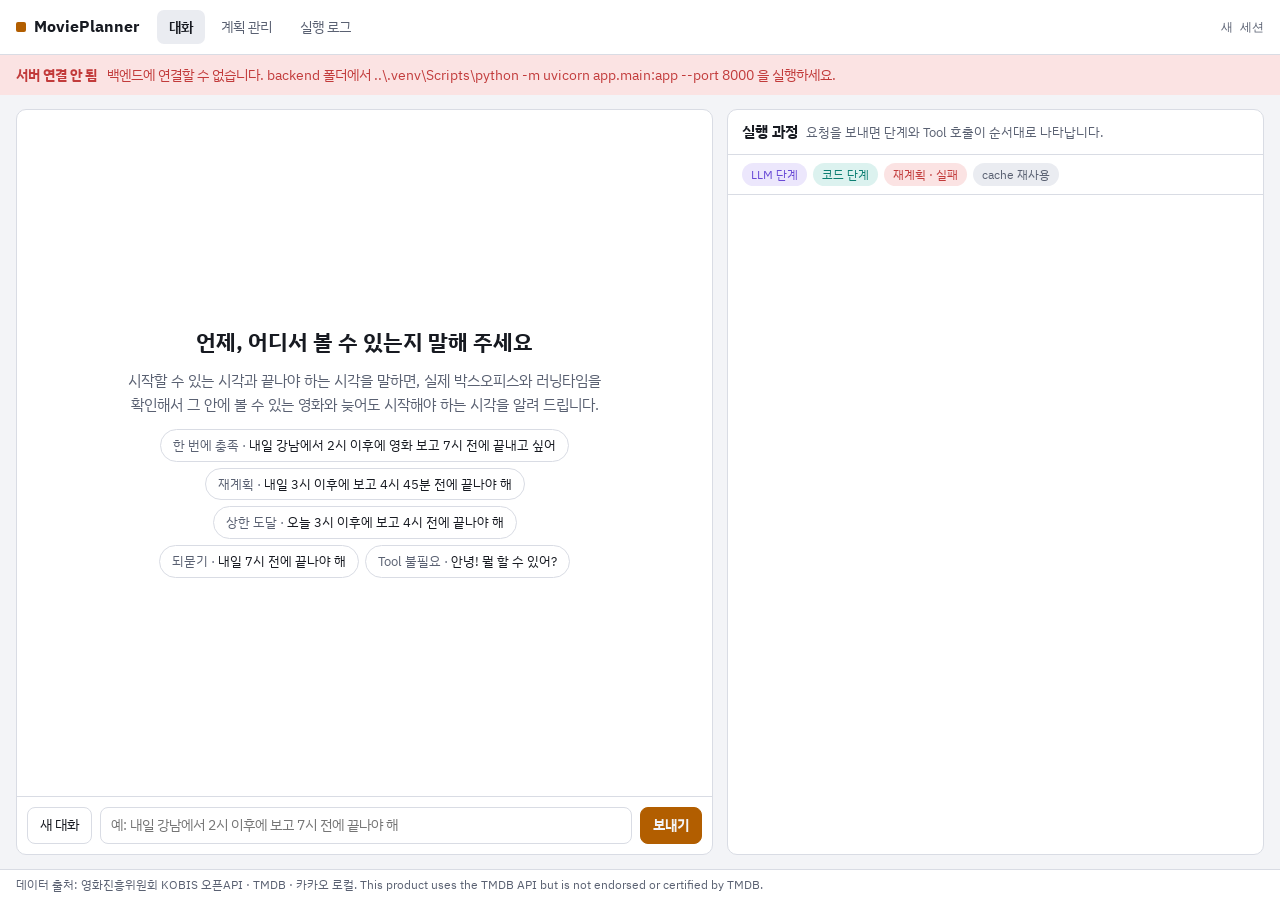
<file: frontend/index.html>
<!doctype html>
<html lang="ko">
<head>
<meta charset="utf-8">
<meta name="viewport" content="width=device-width, initial-scale=1">
<title>MoviePlanner · 대화</title>
<link rel="preconnect" href="https://fonts.googleapis.com">
<link rel="stylesheet" href="https://fonts.googleapis.com/css2?family=IBM+Plex+Sans+KR:wght@400;500;700&family=JetBrains+Mono:wght@400;600&display=swap">
<link rel="stylesheet" href="style.css">
<style>
/* 대화 화면: 왼쪽 대화(F3018) · 오른쪽 실행 과정(F3019) */
body{display:flex;flex-direction:column}
.main{flex:1;min-height:0;display:grid;grid-template-columns:minmax(0,1.3fr) minmax(0,1fr);gap:14px;padding:14px max(16px,env(safe-area-inset-left))}
.col{display:flex;flex-direction:column;min-height:0}
.chat{flex:1;min-height:0;overflow-y:auto;display:flex;flex-direction:column;gap:14px;padding:16px}
.msg{display:flex;flex-direction:column;gap:8px;max-width:100%}
.msg.user{align-items:flex-end}
.bubble{border-radius:14px;padding:10px 14px;max-width:min(640px,92%);white-space:pre-wrap;word-break:break-word}
.msg.user .bubble{background:var(--accent);color:var(--bg);border-bottom-right-radius:4px}
.msg.bot .bubble{background:var(--sunk);border-bottom-left-radius:4px}
.meta{display:flex;flex-wrap:wrap;gap:6px;align-items:center;font-size:12px}
.meta .link{border:none;background:none;color:var(--accent);text-decoration:underline;padding:0;font-size:12px}
.notices{display:flex;flex-direction:column;gap:4px}
.cards{display:grid;grid-template-columns:repeat(auto-fill,minmax(230px,1fr));gap:8px}
.card{border:1px solid var(--line);border-radius:10px;padding:10px 12px;display:flex;flex-direction:column;gap:6px;background:var(--surface)}
.card.fit{border-color:var(--ok)}
.card .nm{font-weight:700;font-size:14.5px;line-height:1.35}
.card .big{font-family:var(--f-mono);font-size:15px;font-weight:600}
.card .row{display:flex;gap:6px;flex-wrap:wrap;align-items:center}
.save{display:flex;flex-wrap:wrap;gap:8px 14px;align-items:center;background:var(--sunk);border-radius:8px;padding:10px}
.save > div:last-child{flex-basis:100%}
.save label{display:flex;align-items:center;gap:6px;font-size:12.5px}
.save .input{padding:3px 6px;font-size:13px}
details.more{font-size:13px}
details.more summary{cursor:pointer;color:var(--muted)}
details.more ul{margin:6px 0 0;padding-left:18px;display:flex;flex-direction:column;gap:2px}
.theaters{display:flex;flex-direction:column;gap:3px;font-size:13px}
.theaters a{color:var(--fg)}
.composer{display:flex;gap:8px;padding:10px;border-top:1px solid var(--line)}
.composer .input{flex:1}
.examples{display:flex;flex-wrap:wrap;gap:6px;justify-content:center}
.examples button{border:1px solid var(--line);background:var(--surface);border-radius:999px;padding:5px 12px;font-size:13px;text-align:left}
.hello{margin:auto;display:flex;flex-direction:column;gap:12px;align-items:center;text-align:center;max-width:520px;padding:20px}
.hello h1{font-size:22px}
.side-h{display:flex;align-items:center;gap:8px;padding:12px 14px;border-bottom:1px solid var(--line);flex-wrap:wrap}
.side-h h2{font-size:15px}
.side-b{flex:1;min-height:0;overflow-y:auto;padding:12px}
.thinking{display:flex;gap:8px;align-items:center;color:var(--muted);font-size:13.5px}
@media (max-width:860px){.main{grid-template-columns:1fr;grid-auto-rows:minmax(420px,auto)} body{height:auto} html,body{height:auto}}
</style>
</head>
<body>
<main class="main">
  <section class="panel col" aria-label="대화">
    <div class="chat" id="chat" aria-live="polite"></div>
    <form class="composer" id="form">
      <button class="btn" type="button" id="newChat" title="세션을 새로 시작합니다">새 대화</button>
      <input class="input" id="msg" maxlength="500" autocomplete="off" placeholder="예: 내일 강남에서 2시 이후에 보고 7시 전에 끝나야 해" aria-label="메시지">
      <button class="btn primary" type="submit" id="send">보내기</button>
    </form>
  </section>
  <aside class="panel col" aria-label="실행 과정">
    <div class="side-h"><h2>실행 과정</h2><span class="muted small" id="sideSub">요청을 보내면 단계와 Tool 호출이 순서대로 나타납니다.</span></div>
    <div class="side-h" style="padding-block:8px" id="legendBox"></div>
    <div class="side-b" id="side"></div>
  </aside>
</main>

<script src="app.js"></script>
<script>
"use strict";
renderTop("index.html");
document.getElementById("legendBox").append(timelineLegend());

const $ = id => document.getElementById(id);
const chat = $("chat"), side = $("side");
const turns = [];            // 이번 화면에서 주고받은 응답들. 말풍선의 "실행 과정 보기"로 다시 열 수 있다
let busy = false;

// session_id는 localStorage에 둔다 → 새로고침해도 서버 memory(M6)와 이어진다
const SID_KEY = "mp.session_id";
const getSid = () => { try { return localStorage.getItem(SID_KEY); } catch { return null; } };
const setSid = v => { try { v ? localStorage.setItem(SID_KEY, v) : localStorage.removeItem(SID_KEY); } catch {} showSid(); };
const showSid = () => { $("sidLabel").textContent = getSid() ? `session ${getSid()}` : "새 세션"; };
showSid();

const EXAMPLES = [
  ["한 번에 충족", "내일 강남에서 2시 이후에 영화 보고 7시 전에 끝내고 싶어"],
  ["재계획", "내일 3시 이후에 보고 4시 45분 전에 끝나야 해"],
  ["상한 도달", "오늘 3시 이후에 보고 4시 전에 끝나야 해"],
  ["되묻기", "내일 7시 전에 끝나야 해"],
  ["Tool 불필요", "안녕! 뭘 할 수 있어?"],
];
function hello() {
  chat.replaceChildren(el("div", { class: "hello" },
    el("h1", {}, "언제, 어디서 볼 수 있는지 말해 주세요"),
    el("p", { class: "muted" }, "시작할 수 있는 시각과 끝나야 하는 시각을 말하면, 실제 박스오피스와 러닝타임을 확인해서 그 안에 볼 수 있는 영화와 늦어도 시작해야 하는 시각을 알려 드립니다."),
    el("div", { class: "examples" }, EXAMPLES.map(([tag, text]) =>
      el("button", { type: "button", onclick: () => send(text) }, el("span", { class: "muted small" }, tag + " · "), text)))));
}
hello();

$("form").addEventListener("submit", e => { e.preventDefault(); const t = $("msg").value.trim(); if (t) send(t); });
$("newChat").addEventListener("click", () => { if (busy) return; setSid(null); turns.length = 0; hello(); side.replaceChildren(); $("sideSub").textContent = "새 세션입니다. 이전 조건은 기억하지 않습니다."; });

async function send(text) {
  if (busy) return;
  if (chat.querySelector(".hello")) chat.replaceChildren();
  busy = true; $("send").disabled = true; $("msg").value = "";
  chat.append(el("div", { class: "msg user" }, el("div", { class: "bubble" }, text)));

  // 처리 중 표시 (F3019). 경과 초를 보여 줘서 LLM·API 대기 중임을 알 수 있게 한다
  const t0 = Date.now();
  const sec = el("span", {}, "0");
  const wait = el("div", { class: "msg bot" }, el("div", { class: "thinking" }, el("span", { class: "spinner" }), "분석하고 확인하는 중… ", sec, "초"));
  chat.append(wait); scrollChat();
  side.replaceChildren(el("div", { class: "thinking" }, el("span", { class: "spinner" }), "그래프 실행 중 · 응답이 오면 단계별 기록이 나타납니다"));
  const timer = setInterval(() => sec.textContent = Math.round((Date.now() - t0) / 1000), 500);

  try {
    const r = await api("/api/chat", { method: "POST", body: { session_id: getSid(), message: text } });
    wait.remove();
    if (!r.ok) {
      chat.append(el("div", { class: "msg bot" }, el("div", { class: "alert bad" }, friendlyError(r))));
      side.replaceChildren(el("p", { class: "empty" }, "실행 기록이 없습니다."));
      return;
    }
    const d = r.data;
    setSid(d.session_id);
    turns.push(d);
    chat.append(botMessage(d, turns.length - 1));
    showTimeline(turns.length - 1);
  } finally {
    clearInterval(timer);
    busy = false; $("send").disabled = false; $("msg").focus();
    scrollChat();
  }
}
const scrollChat = () => { chat.scrollTop = chat.scrollHeight; };

function showTimeline(i) {
  const d = turns[i];
  const tl = renderTimeline(d.events);
  side.replaceChildren(tl);
  $("sideSub").textContent = `${i + 1}번째 요청 · 이벤트 ${d.events.length}건 · Tool 호출 ${tl.dataset.tools}건 · cache 재사용 ${tl.dataset.cache}건`;
}

const COND_KO = { watch_date: "날짜", start_after: "이후 시작", end_before: "전에 끝", region: "지역", genre: "장르" };

/** 응답 하나 → 말풍선 + 안내 + 추천 카드 + 영화관 (F3011: 추천, 보조 정보, 판단 기준, 제외 사유를 함께) */
function botMessage(d, idx) {
  const box = el("div", { class: "msg bot" });
  box.append(el("div", { class: "bubble" }, richText(d.answer)));

  const cond = Object.entries(d.conditions || {}).filter(([k]) => COND_KO[k]);
  box.append(el("div", { class: "meta" },
    cond.map(([k, v]) => el("span", { class: "chip" }, `${COND_KO[k]} ${k === "watch_date" ? fmtDate(v) : v}`)),
    d.replan_count ? el("span", { class: "chip bad" }, `재계획 ${d.replan_count}회 · ${(d.replan_history || []).map(h => STRATEGY_KO[h.strategy] || h.strategy).join(" → ")}`) : null,
    el("button", { type: "button", class: "link", onclick: () => showTimeline(idx) }, "실행 과정 보기")));

  if (d.notices?.length) box.append(el("div", { class: "notices" }, d.notices.map(n => el("div", { class: "alert warn" }, n))));

  const fit = (d.recommendations || []).filter(r => r.fit), unfit = (d.recommendations || []).filter(r => !r.fit);
  if (fit.length) box.append(el("div", { class: "cards" }, fit.map(r => recCard(r, d))));
  if (unfit.length || d.excluded?.length) {
    box.append(el("details", { class: "more" },
      el("summary", {}, `판단 근거 · 안 맞는 영화 ${unfit.length}편, 판단에서 뺀 영화 ${(d.excluded || []).length}편`),
      el("ul", {},
        unfit.map(r => el("li", {}, el("b", {}, r.movie_nm), ` (${r.show_tm}분, 광고 포함 ${r.need_min}분) — ${r.reason || "조건에 맞지 않음"}`)),
        (d.excluded || []).map(x => el("li", {}, el("b", {}, x.movie_nm || "(이름 없음)"), " — ", el("span", { class: "chip" }, CODE_KO[x.code] || x.code || "제외"), " ", x.reason)))));
  }
  if (d.theaters?.length) {
    box.append(el("div", { class: "panel", style: "padding:10px 12px" },
      el("div", { class: "meta", style: "margin-bottom:6px" }, el("b", {}, `${d.conditions?.region || ""} 근처 영화관`),
        el("span", { class: "muted" }, "상영 여부와 시간표는 각 영화관에서 확인하세요 (영화와 영화관은 따로 조회한 정보입니다)")),
      el("div", { class: "theaters" }, d.theaters.map(t => el("div", {},
        t.url ? el("a", { href: t.url, target: "_blank", rel: "noopener" }, t.name) : t.name,
        el("span", { class: "muted small" }, `  ${t.address || ""}${t.phone ? " · " + t.phone : ""}`))))));
  }
  return box;
}

/** 추천 카드 + [계획 저장]. 시작 시각은 사용자가 고르고, 끝 시각은 시작 + 필요 시간으로 계산한다 */
function recCard(r, d) {
  const card = el("div", { class: "card fit" },
    el("div", { class: "nm" }, r.movie_nm),
    el("div", { class: "row" }, el("span", { class: "chip" }, `${r.show_tm}분`), el("span", { class: "chip" }, `광고 포함 ${r.need_min}분`),
      r.source ? el("span", { class: "chip" }, r.source) : null),
    r.latest_start ? el("div", {}, el("span", { class: "muted small" }, "늦어도 "), el("span", { class: "big" }, r.latest_start), el("span", { class: "muted small" }, " 에는 시작"))
                   : r.expected_end ? el("div", {}, el("span", { class: "muted small" }, "끝나는 시각 "), el("span", { class: "big" }, r.expected_end)) : null);
  const btn = el("button", { type: "button", class: "btn small" }, "계획 저장");
  // 저장 폼을 열면 카드가 한 줄 전체를 쓴다 (좁은 카드 안에서 시각 입력과 결과 안내가 잘리지 않게)
  btn.addEventListener("click", () => { card.style.gridColumn = "1 / -1"; btn.replaceWith(saveForm(r, d)); });
  card.append(btn);
  return card;
}

function saveForm(r, d) {
  const c = d.conditions || {};
  // 기본 시작 시각: 사용자가 말한 start_after. 그게 없거나 latest_start보다 늦으면 latest_start
  let start = c.start_after || r.latest_start || "";
  if (r.latest_start && start && toMin(start) > toMin(r.latest_start)) start = r.latest_start;
  const date = el("input", { class: "input", type: "date", value: c.watch_date || todayISO(), "aria-label": "날짜" });
  const st = el("input", { class: "input", type: "time", value: start, "aria-label": "시작 시각" });
  const endLb = el("b", { class: "mono" });
  const hint = el("span", { class: "small" });
  const theater = el("select", { class: "input", "aria-label": "영화관" }, el("option", { value: "" }, "영화관 선택 안 함"),
    (d.theaters || []).map(t => el("option", { value: t.name }, t.name)));
  const result = el("div");
  const calc = () => {
    if (!st.value) { endLb.textContent = "—"; hint.textContent = ""; return null; }
    const end = toMin(st.value) + (r.need_min || r.show_tm || 0);
    endLb.textContent = end >= 1440 ? "자정 넘음" : toHHMM(end);
    hint.textContent = r.latest_start && toMin(st.value) > toMin(r.latest_start) ? `${r.latest_start}보다 늦게 시작하면 ${c.end_before} 전에 끝나지 않습니다.` : "";
    hint.style.color = "var(--bad)";
    return end < 1440 ? toHHMM(end) : null;
  };
  st.addEventListener("input", calc); calc();
  const go = el("button", { type: "button", class: "btn primary small" }, "저장");
  go.addEventListener("click", async () => {
    const end = calc();
    if (!end) { result.replaceChildren(el("div", { class: "alert bad" }, "시작 시각을 확인하세요. 자정을 넘는 계획은 저장할 수 없습니다.")); return; }
    go.disabled = true;
    const res = await api("/api/plans", { method: "POST", body: {
      movie_nm: r.movie_nm, watch_date: date.value, start_time: st.value, end_time: end, theater: theater.value || null } });
    go.disabled = false;
    if (!res.ok) { result.replaceChildren(el("div", { class: "alert bad" }, friendlyError(res))); return; }
    const ov = res.data.overlaps;
    result.replaceChildren(el("div", { class: ov.length ? "alert warn" : "alert ok" },
      `저장했습니다 (${fmtDate(res.data.plan.watch_date)} ${res.data.plan.start_time}~${res.data.plan.end_time}).`,
      ov.length ? el("span", {}, `같은 날 시간이 겹치는 계획이 있습니다: ${ov.map(p => `${p.movie_nm} ${p.start_time}~${p.end_time}`).join(", ")}`) : null,
      el("a", { href: "plans.html" }, "계획 관리에서 보기")));
  });
  return el("div", { class: "save" },
    el("label", {}, "날짜", date),
    el("label", {}, "시작", st, "→ 끝", endLb),
    hint, el("label", {}, theater), go, result);
}
</script>
</body>
</html>
</file>
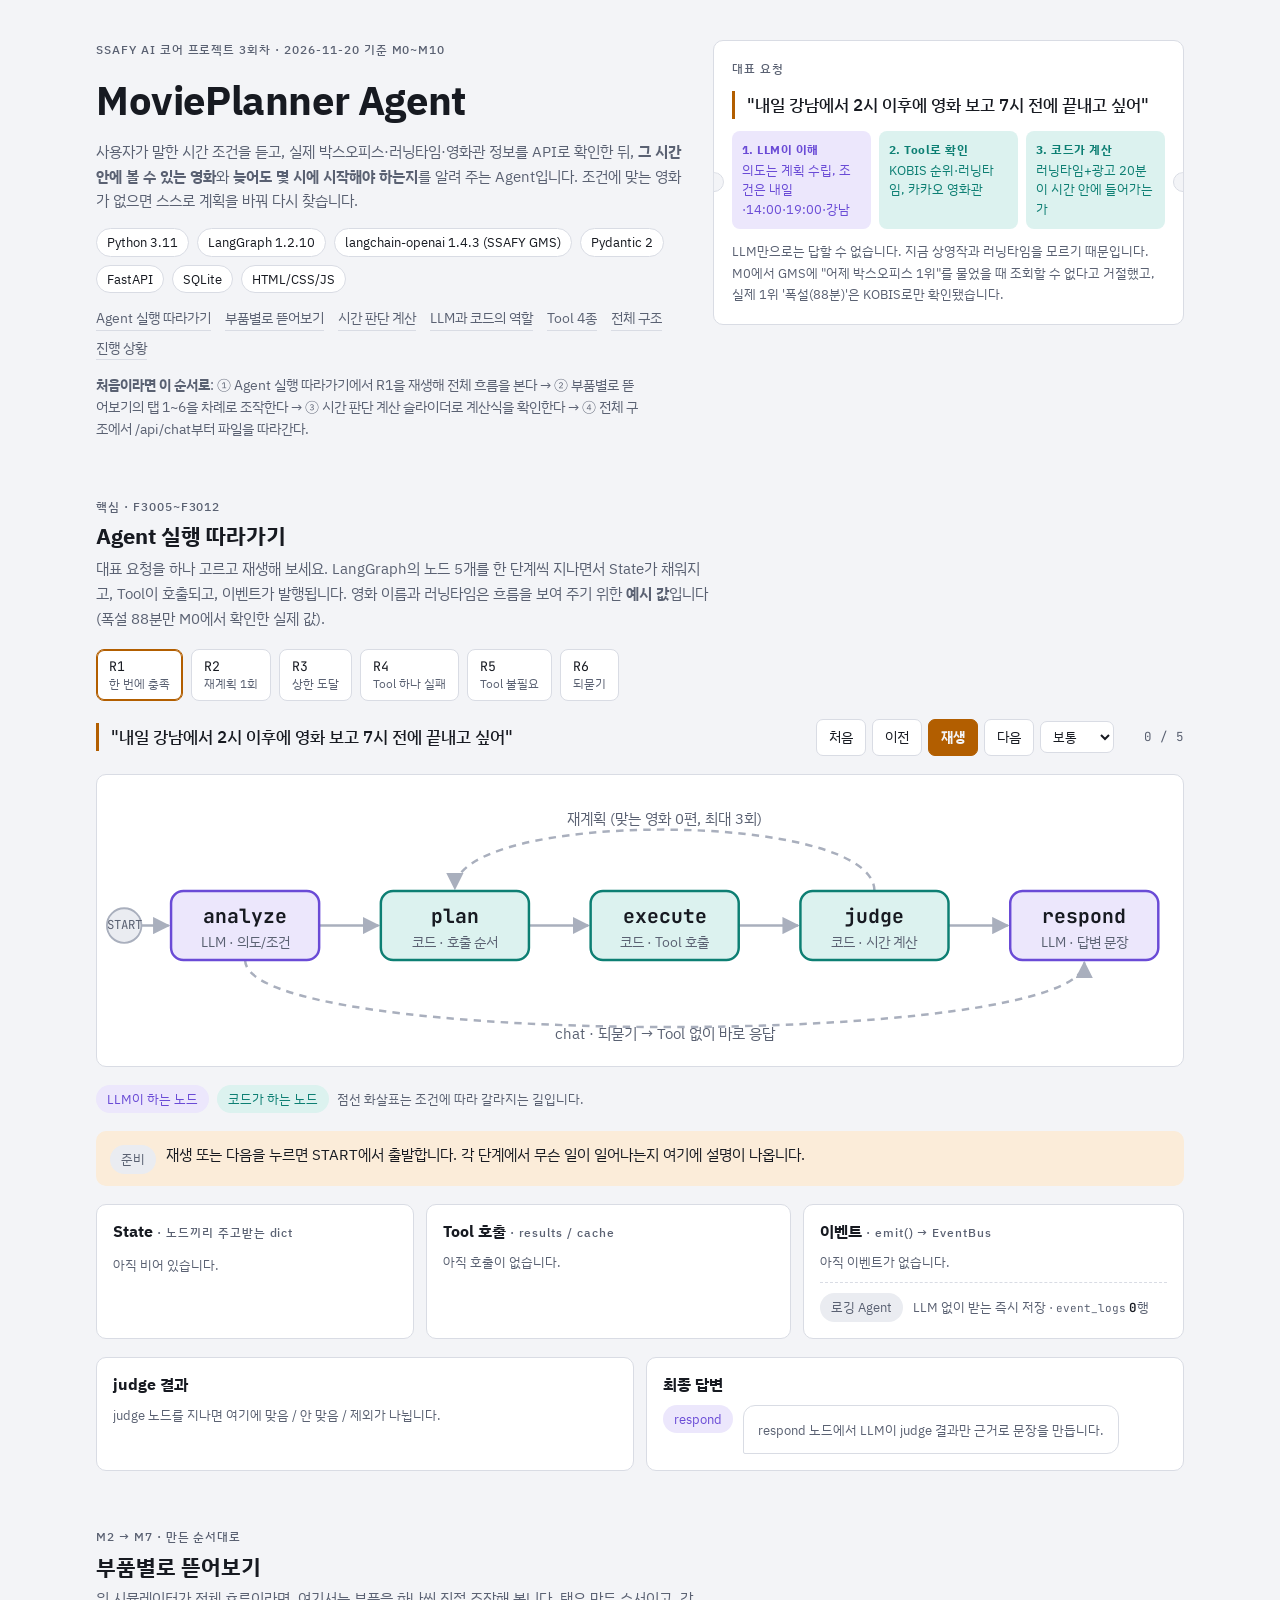
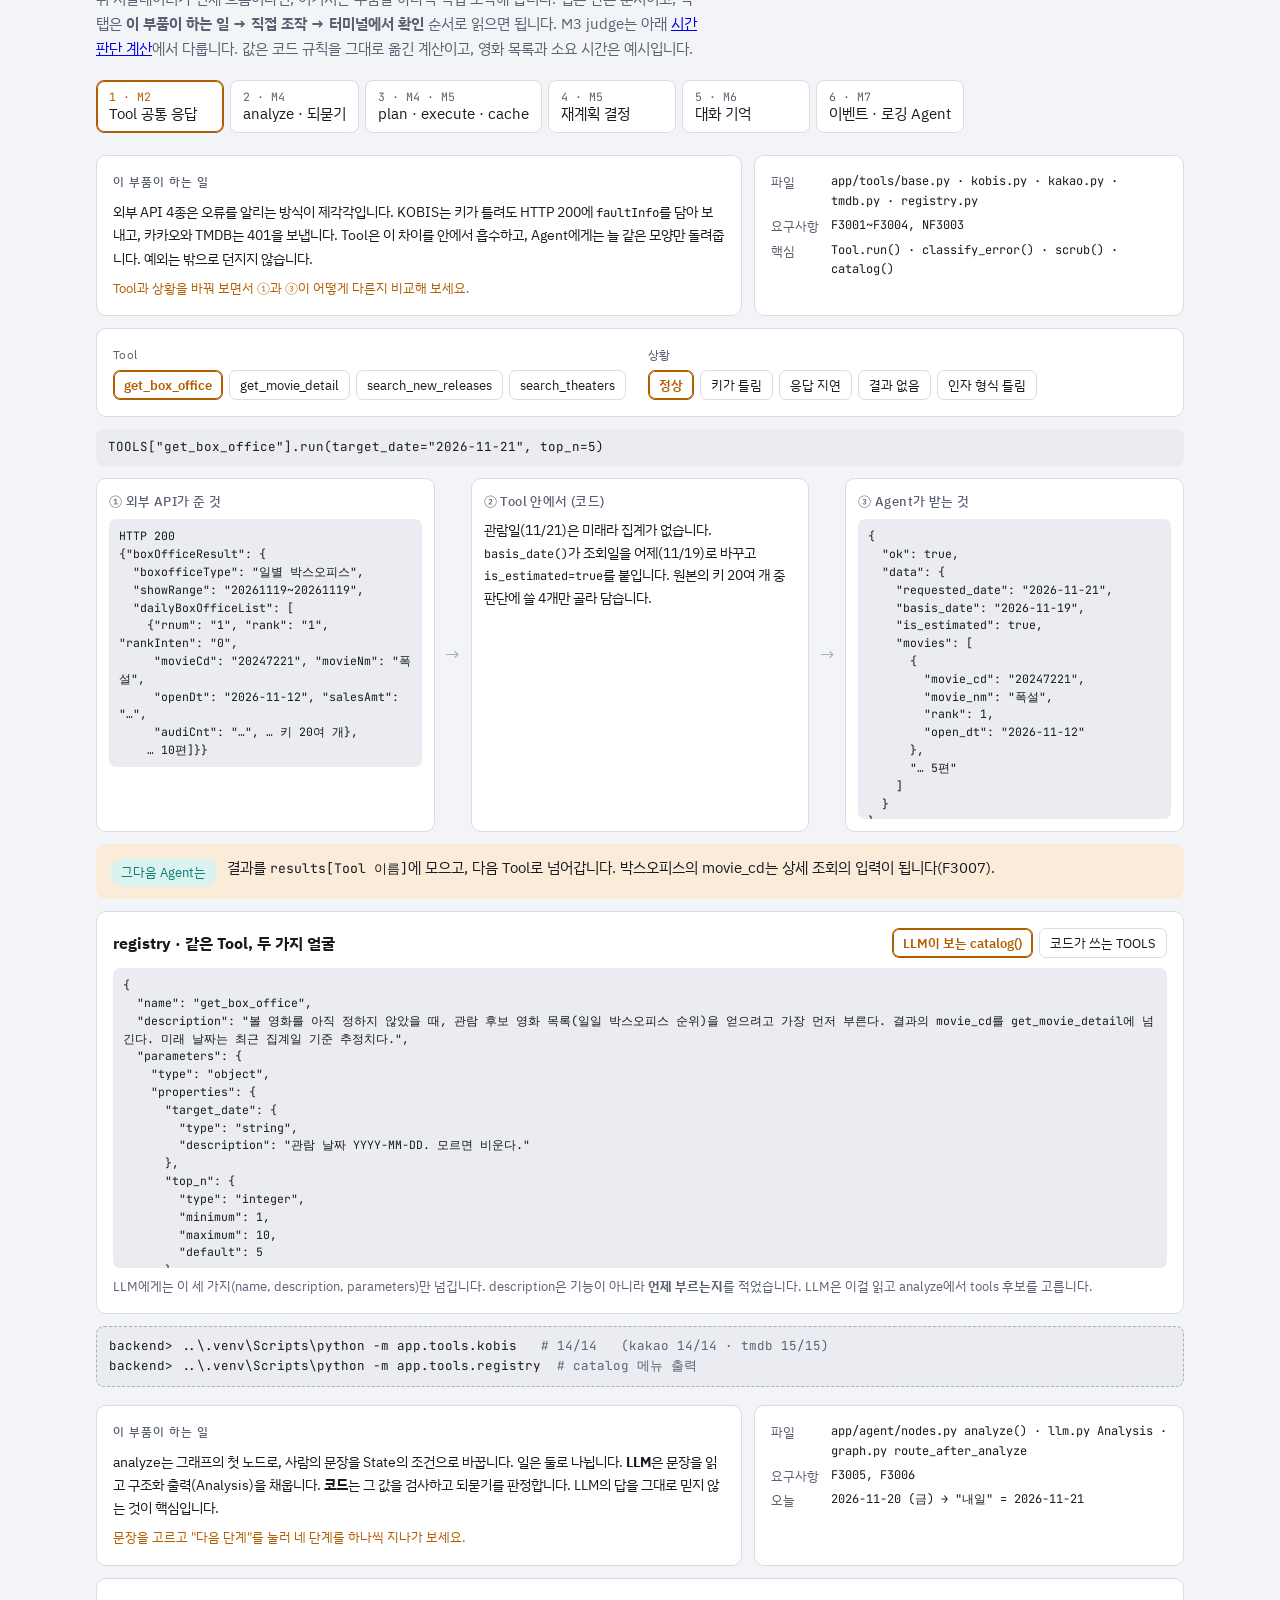
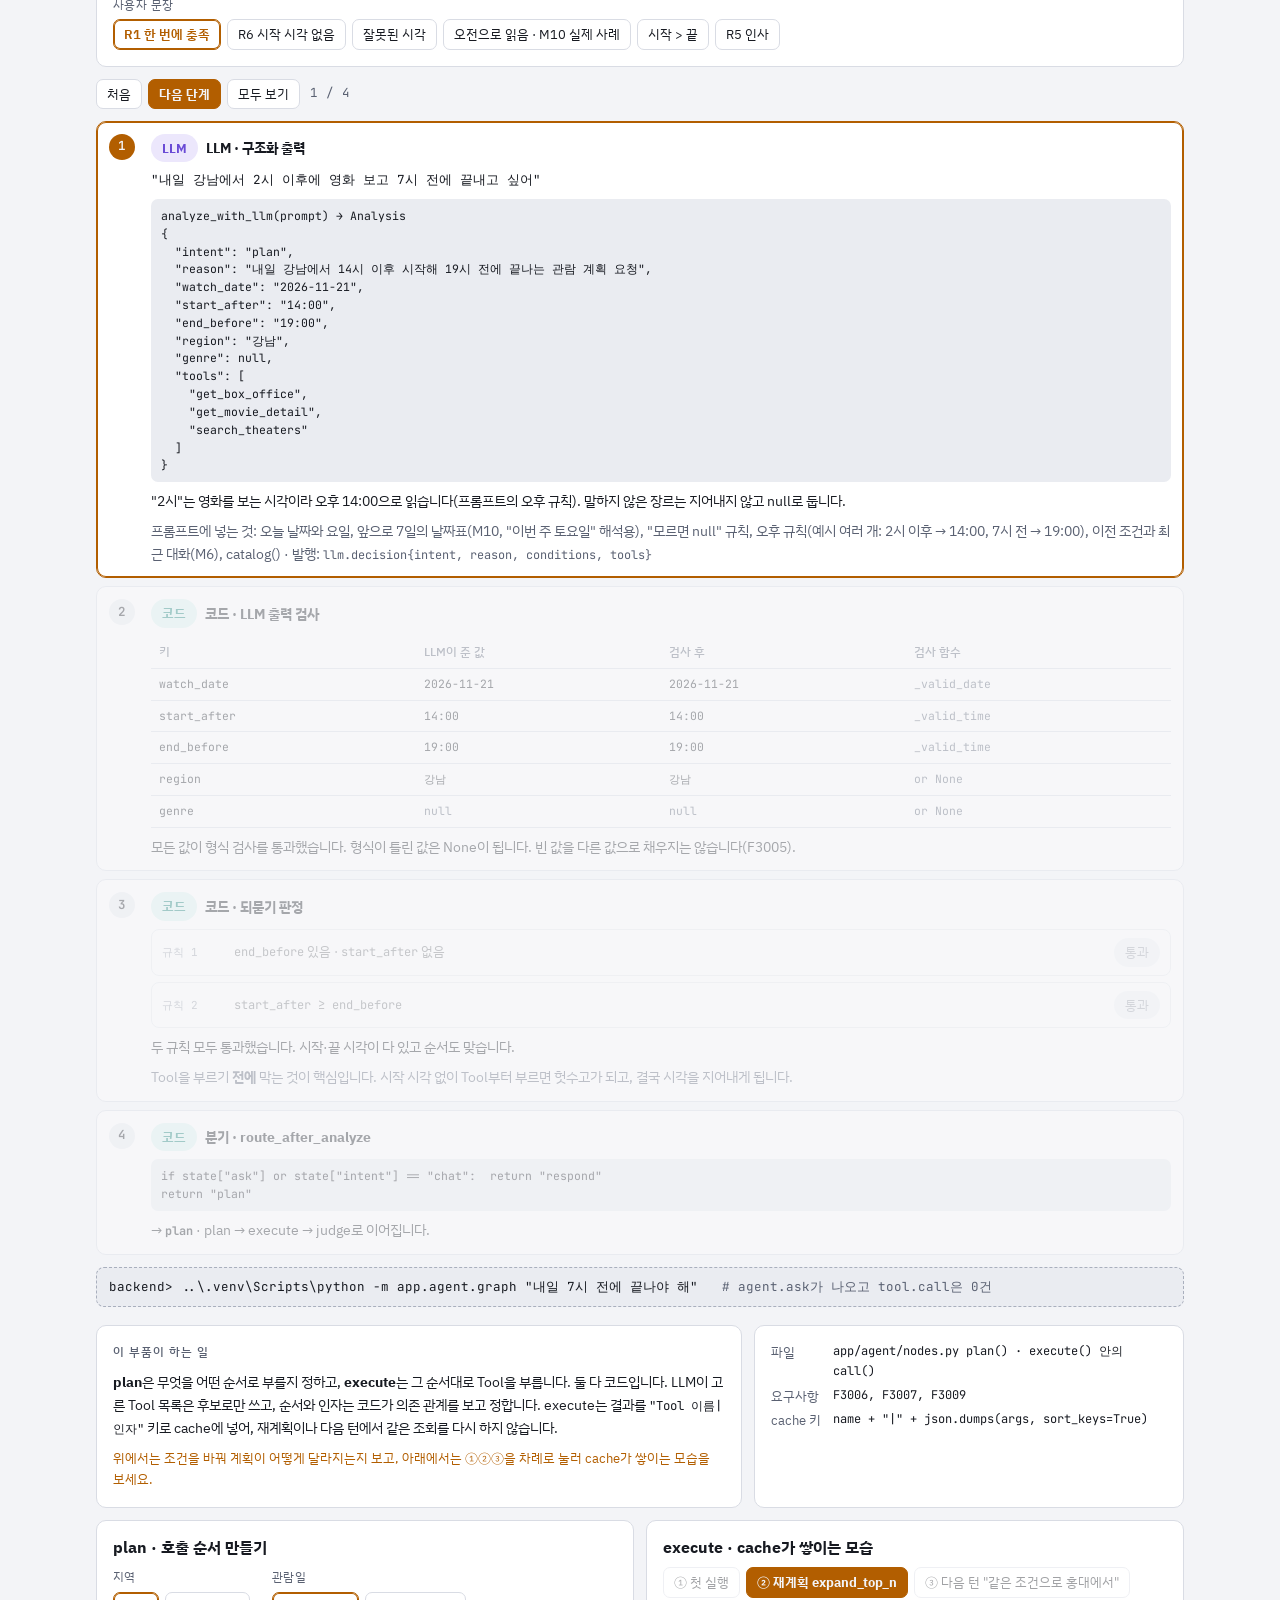
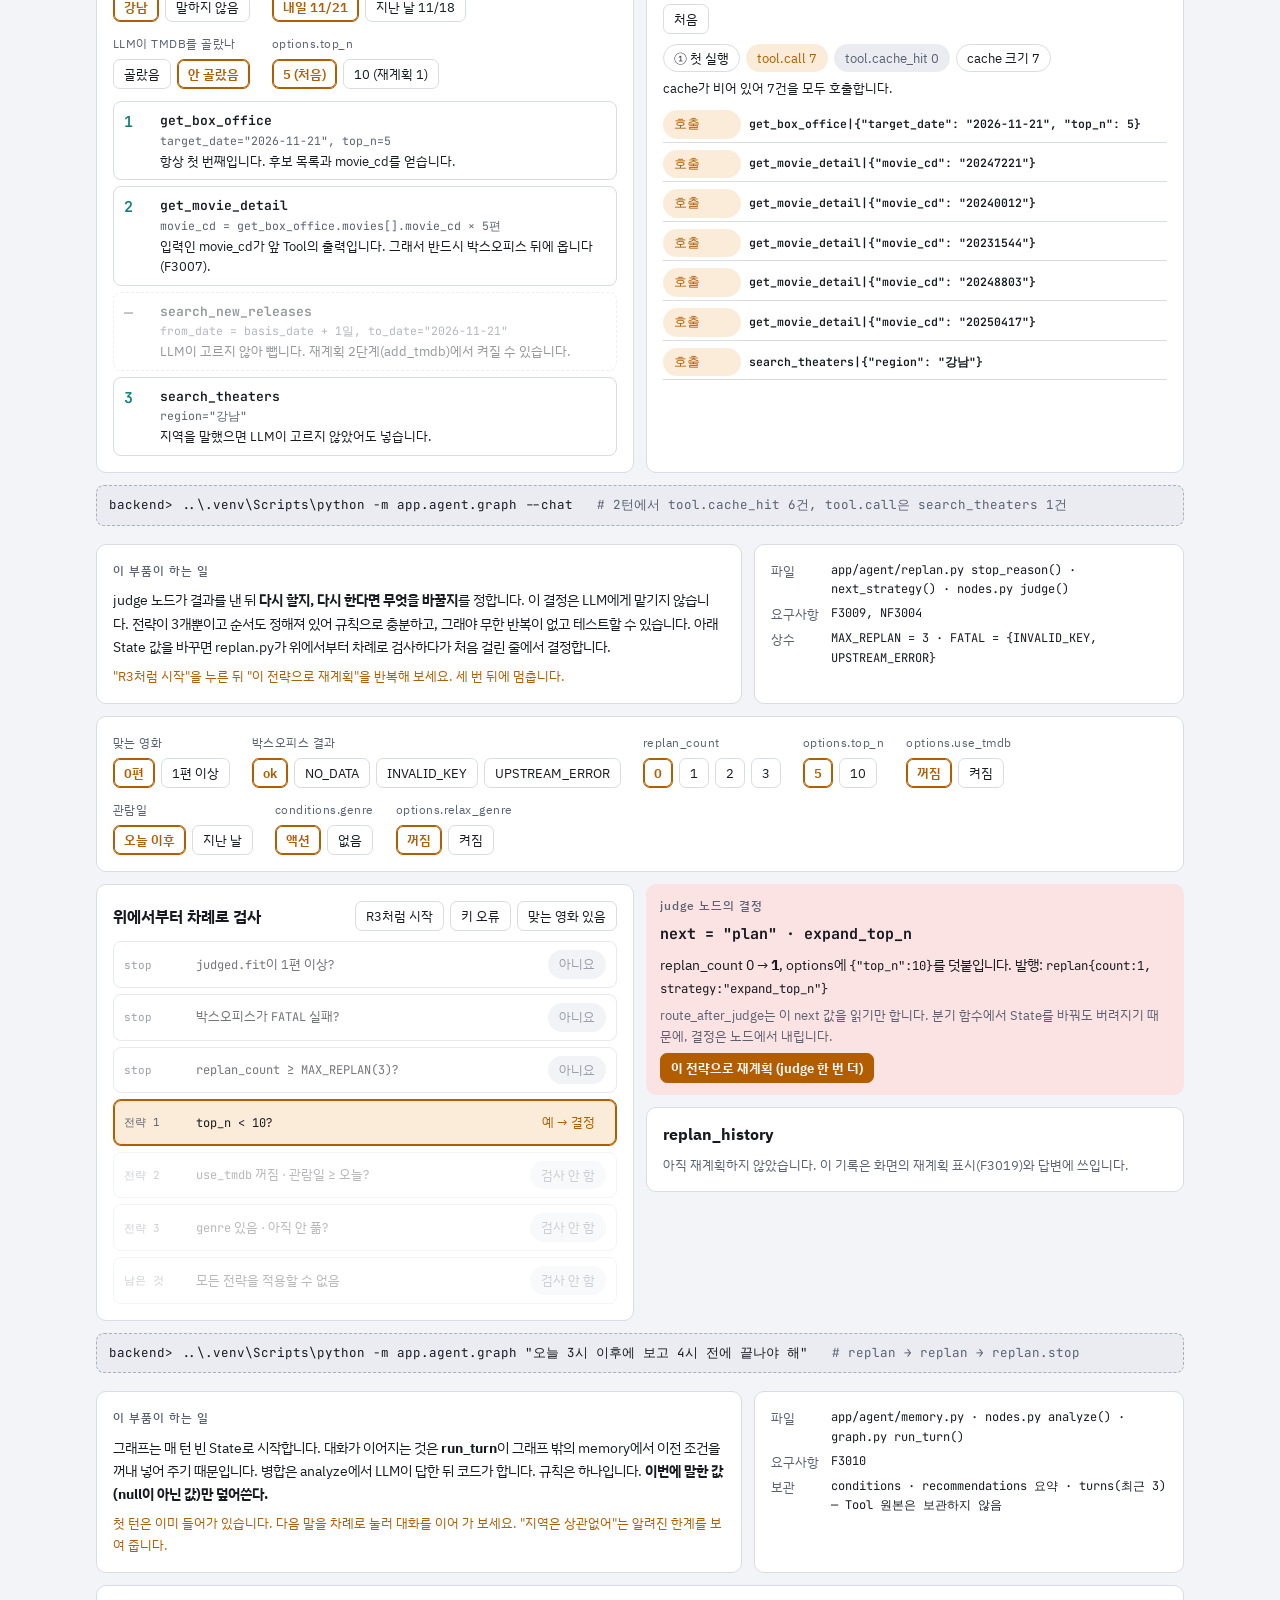
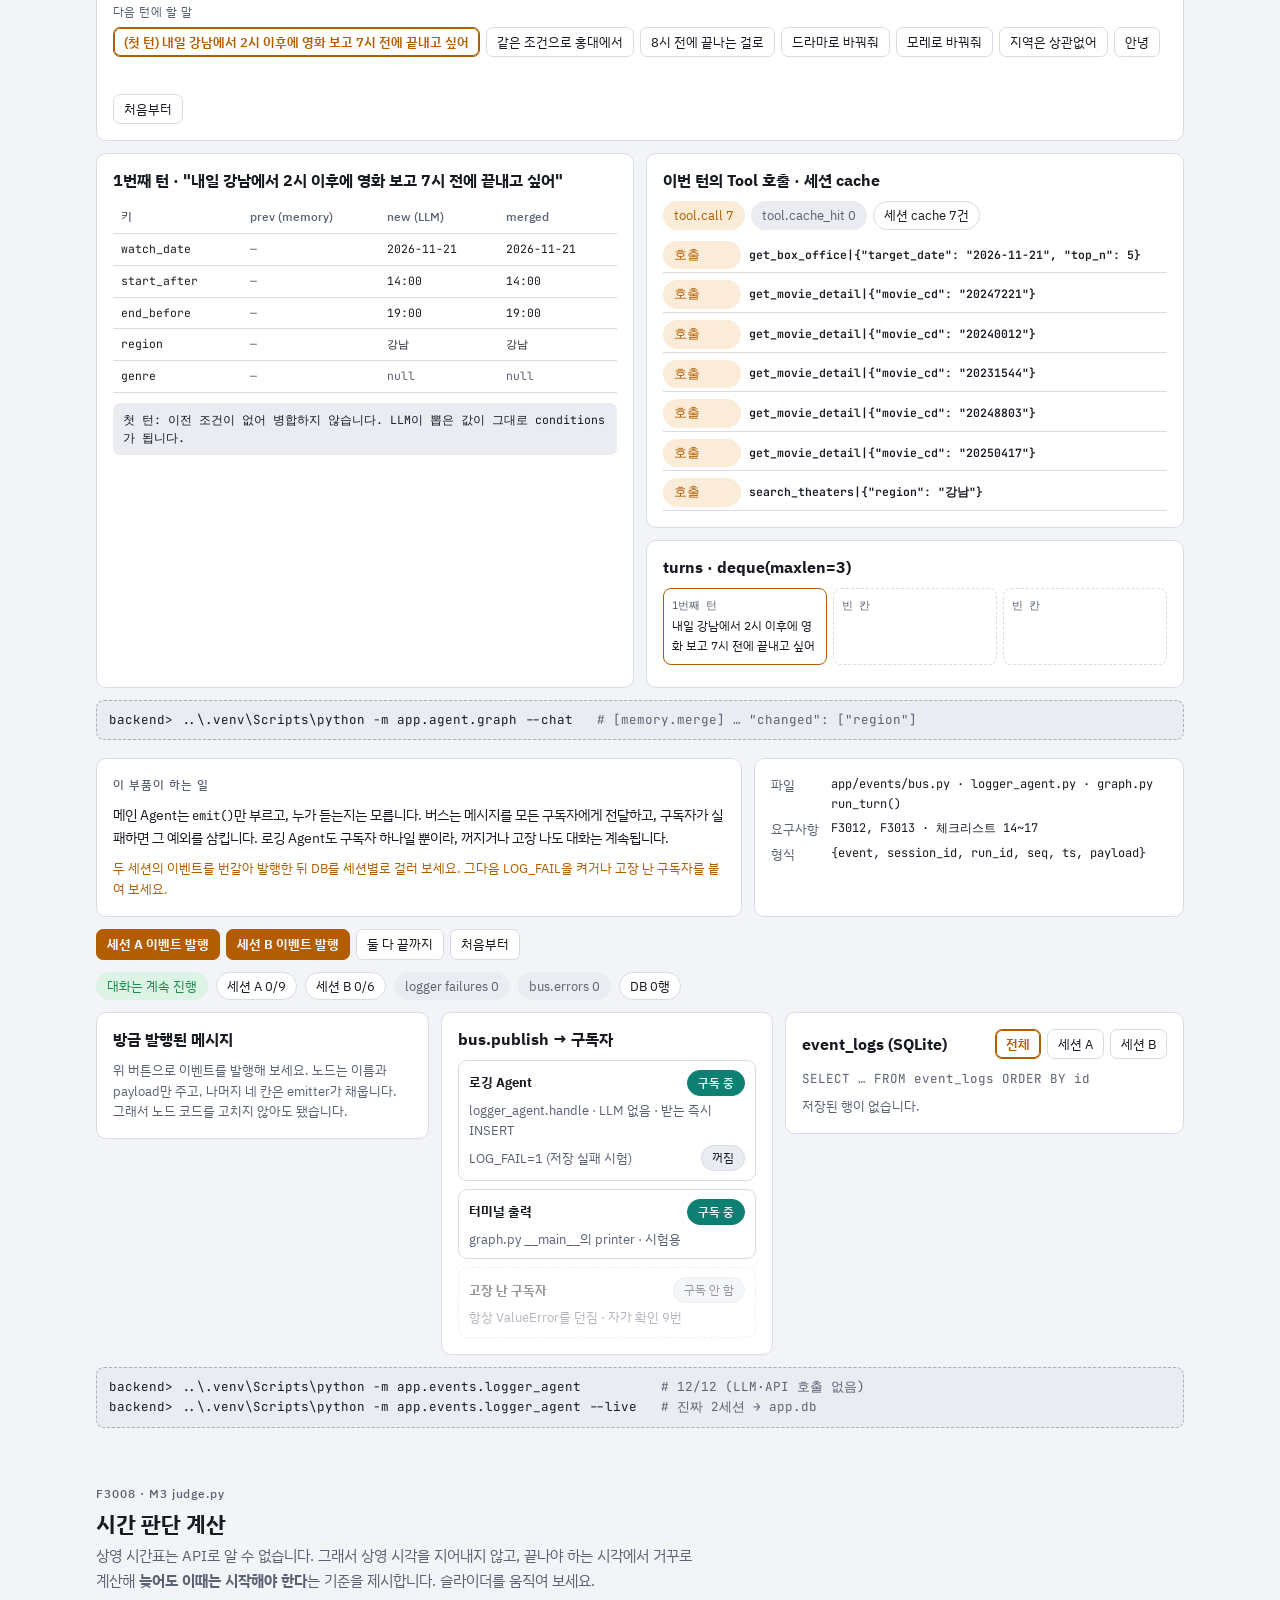
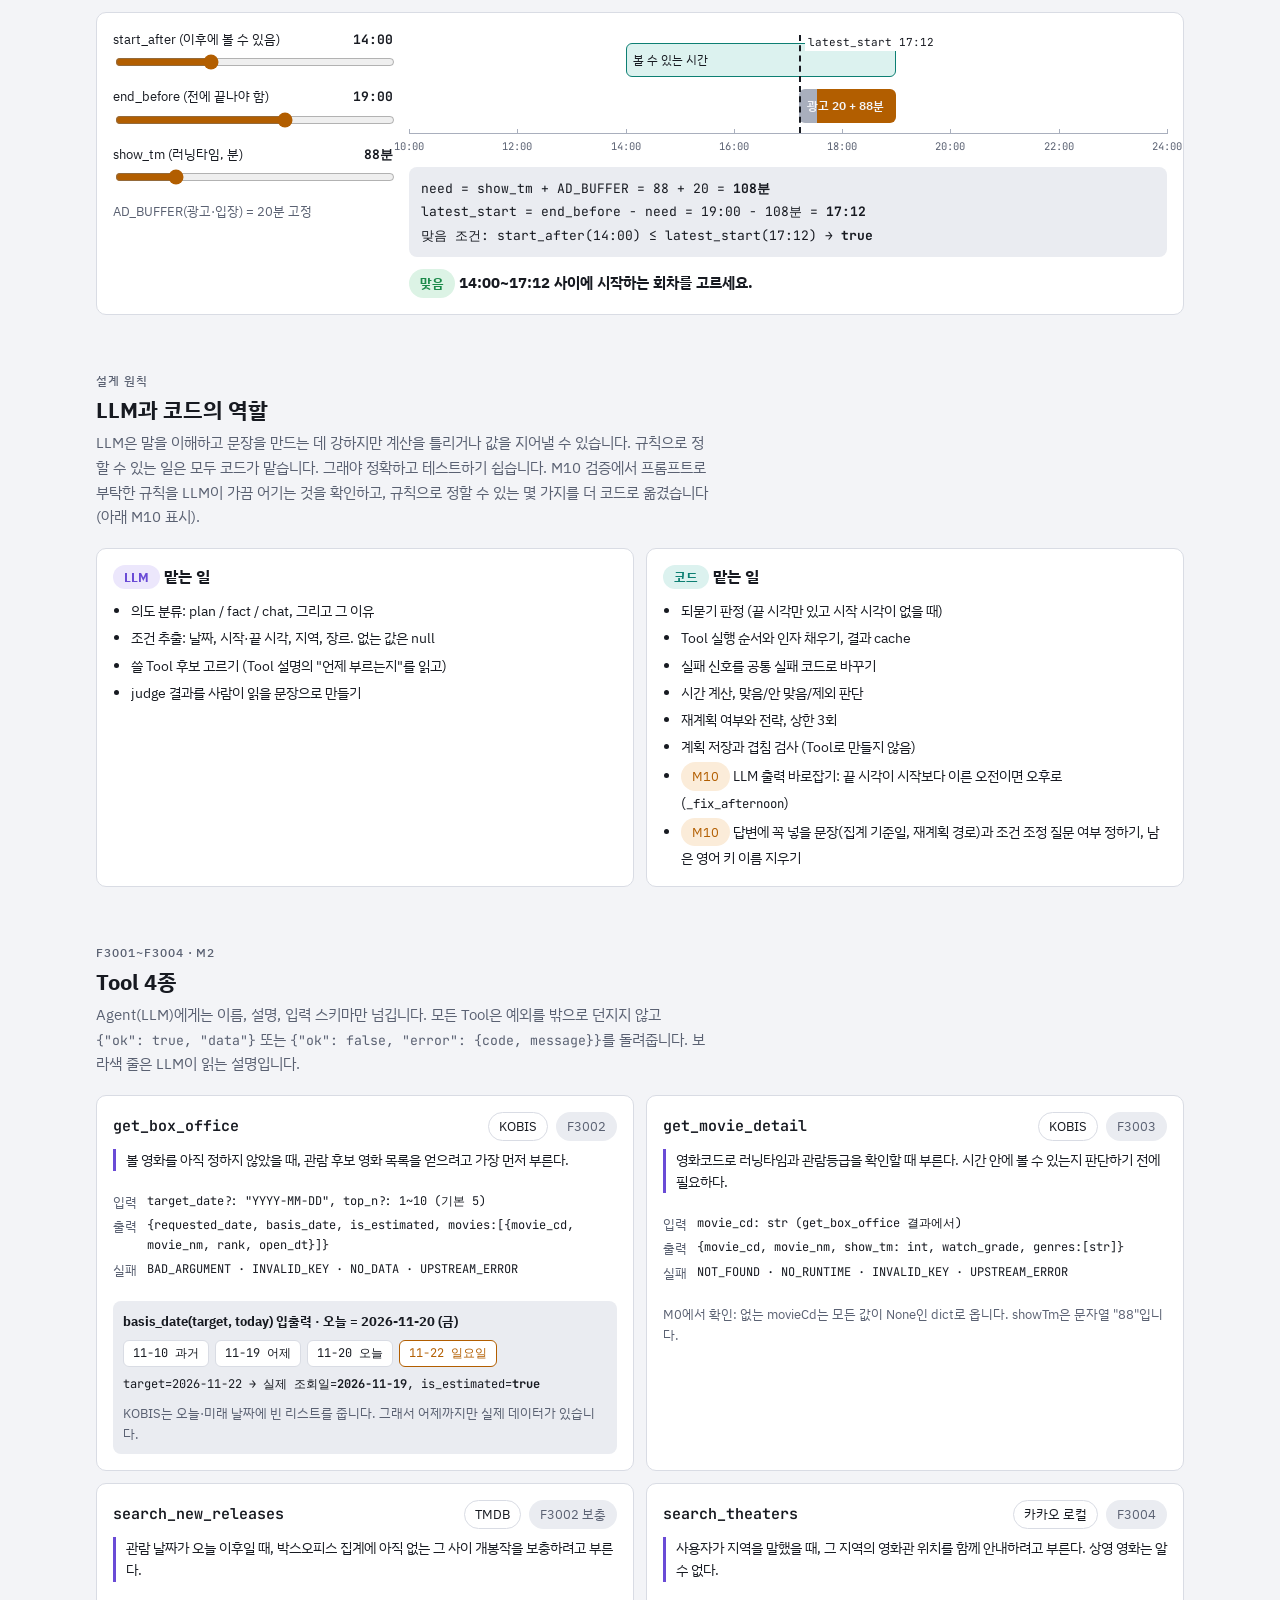
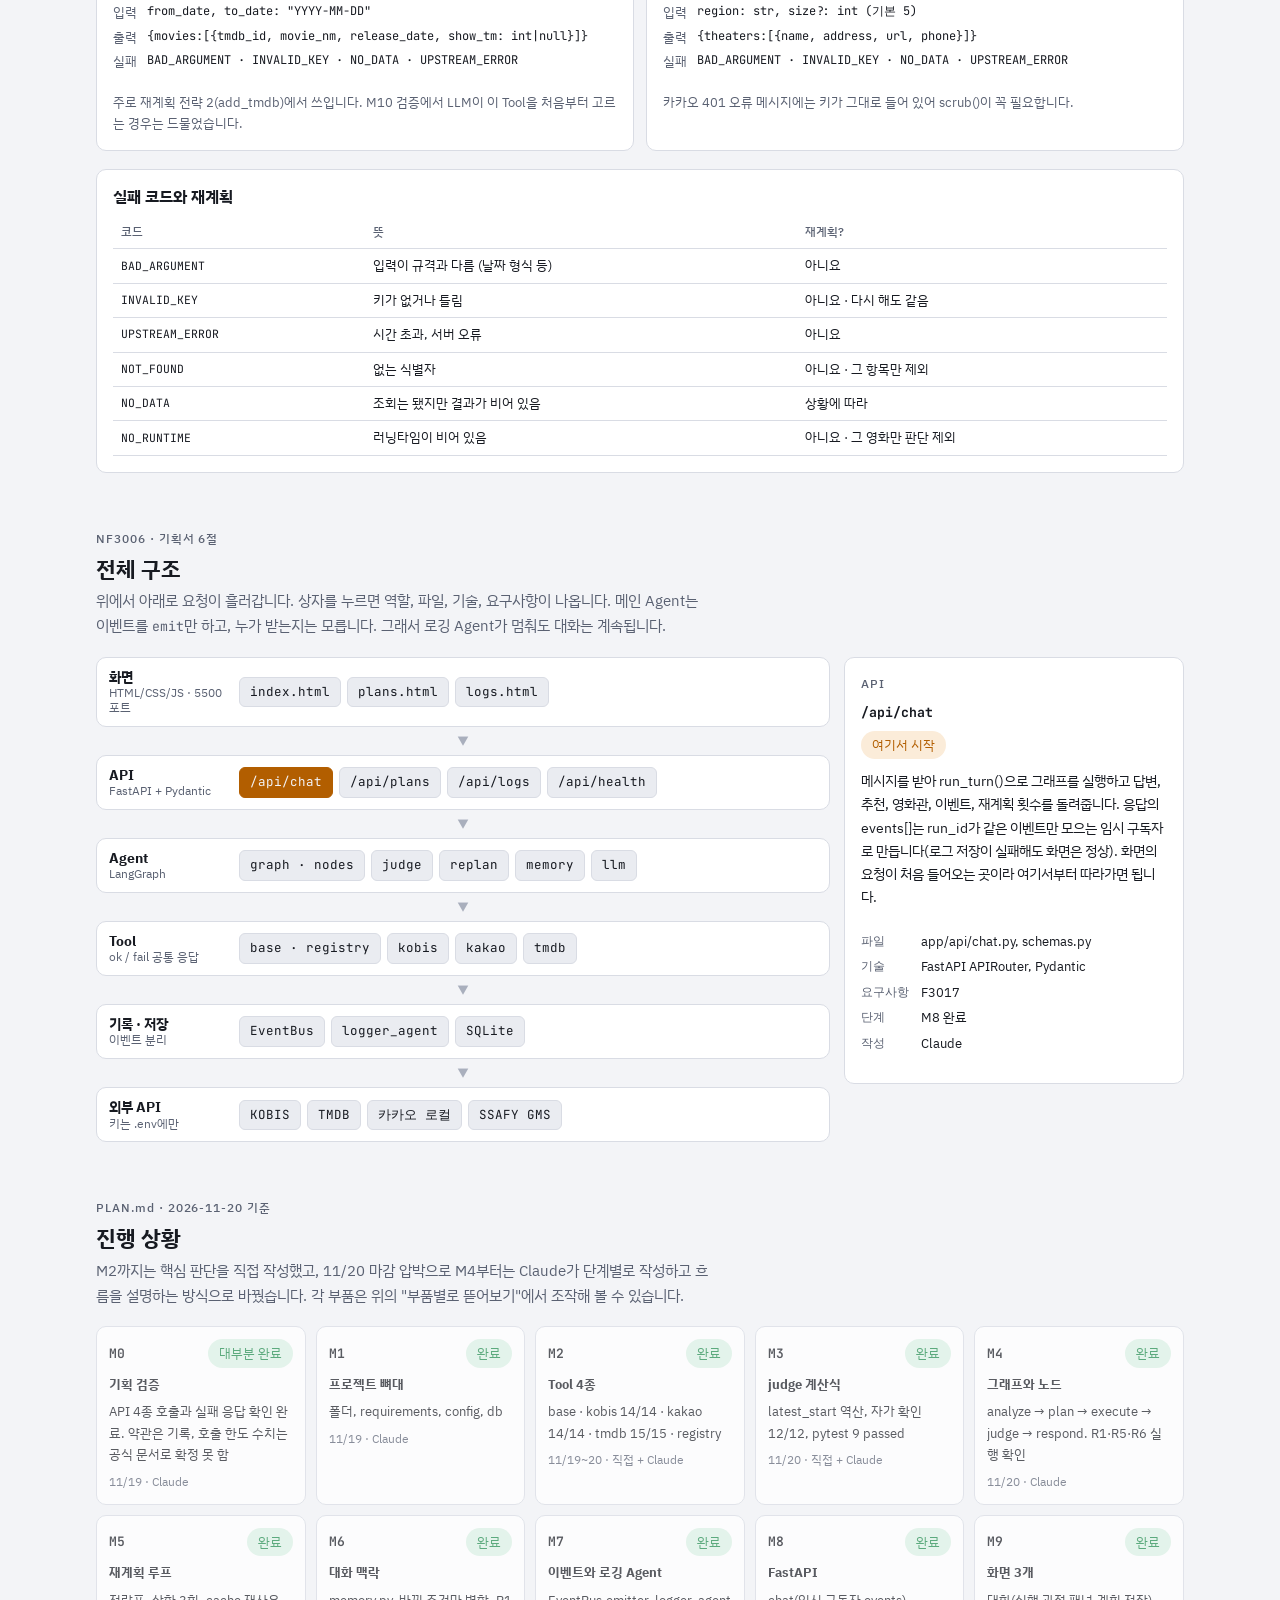
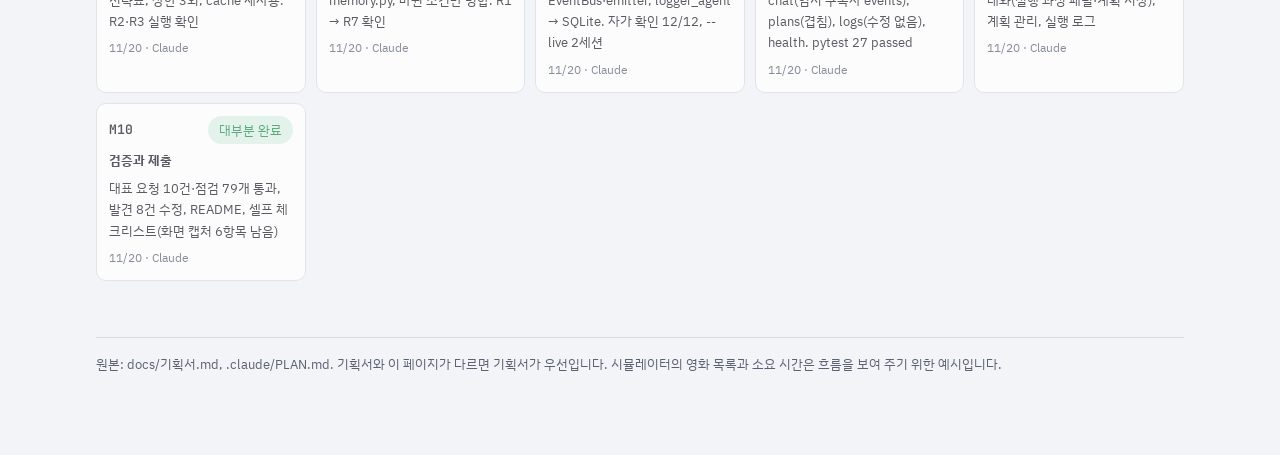
<file: docs/설계지도.html>
<!doctype html>
<html lang="ko">
<head>
<meta charset="utf-8">
<meta name="viewport" content="width=device-width, initial-scale=1, viewport-fit=cover">
</head>
<body>
<title>MoviePlanner 설계 지도</title>
<meta name="claude:viewport-fit-sides" content="cover">
<link rel="preconnect" href="https://fonts.googleapis.com">
<link rel="preconnect" href="https://fonts.gstatic.com" crossorigin>
<link rel="stylesheet" href="https://fonts.googleapis.com/css2?family=IBM+Plex+Sans+KR:wght@400;500;700&family=JetBrains+Mono:wght@400;600&display=swap">
<style>
/* Layout: 한 줄 세로 흐름. 상단 요약 → 실행 시뮬레이터(핵심) → 판단 계산 → Tool → 구조 → 진행 상황 */
:root{
  --bg:#f3f4f7; --surface:#ffffff; --sunk:#eaecf1; --fg:#171a21; --muted:#5a6172; --line:#d9dce4; --line-strong:#a9afbd;
  --accent:#b25e00; --accent-soft:#fbecd9;
  --llm:#6a4bd6; --llm-soft:#ece7fc; --code:#0d7f73; --code-soft:#dcf2ef;
  --ok:#1c8a4a; --ok-soft:#dcf3e5; --bad:#c23b3b; --bad-soft:#fbe3e3;
  --f-body:"IBM Plex Sans KR", "Apple SD Gothic Neo", "Malgun Gothic", system-ui, sans-serif;
  --f-mono:"JetBrains Mono", ui-monospace, Consolas, monospace;
}
@media (prefers-color-scheme: dark){ :root:not([data-theme="light"]){
  --bg:#0f1116; --surface:#171a22; --sunk:#1f232d; --fg:#e7e9ef; --muted:#9aa1b1; --line:#2b303c; --line-strong:#4a5162;
  --accent:#f2b44b; --accent-soft:#3a2c14;
  --llm:#a68dff; --llm-soft:#2a2346; --code:#41c4b2; --code-soft:#14322e;
  --ok:#55cf86; --ok-soft:#163323; --bad:#f07070; --bad-soft:#3b1b1b; color-scheme:dark;
}}
:root[data-theme="dark"]{
  --bg:#0f1116; --surface:#171a22; --sunk:#1f232d; --fg:#e7e9ef; --muted:#9aa1b1; --line:#2b303c; --line-strong:#4a5162;
  --accent:#f2b44b; --accent-soft:#3a2c14;
  --llm:#a68dff; --llm-soft:#2a2346; --code:#41c4b2; --code-soft:#14322e;
  --ok:#55cf86; --ok-soft:#163323; --bad:#f07070; --bad-soft:#3b1b1b; color-scheme:dark;
}
*{box-sizing:border-box}
body{background:var(--bg);color:var(--fg);font-family:var(--f-body);font-size:15px;line-height:1.65}
.wrap{max-width:1120px;margin:0 auto;padding-block:32px 72px;padding-left:max(16px, env(safe-area-inset-left, 0px));padding-right:max(16px, env(safe-area-inset-right, 0px));display:flex;flex-direction:column;gap:56px}
h1,h2,h3{text-wrap:balance;line-height:1.3;margin:0}
h1{font-size:clamp(28px,4.4vw,40px);font-weight:700;letter-spacing:-.01em}
h2{font-size:22px;font-weight:700}
h3{font-size:16px;font-weight:700}
p{margin:0}
code,.mono{font-family:var(--f-mono);font-size:.88em}
.eyebrow{font-size:12px;letter-spacing:.08em;color:var(--muted);font-weight:500}
.lead{color:var(--muted);max-width:68ch}
section{display:flex;flex-direction:column;gap:18px}
.sec-head{display:flex;flex-direction:column;gap:6px}
.chip{display:inline-flex;align-items:center;gap:6px;border:1px solid var(--line);background:var(--surface);border-radius:999px;padding:3px 10px;font-size:12.5px;white-space:nowrap}
.chips{display:flex;flex-wrap:wrap;gap:8px}
.tag-llm{background:var(--llm-soft);color:var(--llm);border-color:transparent}
.tag-code{background:var(--code-soft);color:var(--code);border-color:transparent}
.tag-ok{background:var(--ok-soft);color:var(--ok);border-color:transparent}
.tag-bad{background:var(--bad-soft);color:var(--bad);border-color:transparent}
.tag-acc{background:var(--accent-soft);color:var(--accent);border-color:transparent}
.tag-mute{background:var(--sunk);color:var(--muted);border-color:transparent}
.panel{background:var(--surface);border:1px solid var(--line);border-radius:10px;padding:16px;min-width:0}
.panel h3{margin-bottom:10px}
button,select,input{font:inherit;color:inherit}
button{cursor:pointer}
:focus-visible{outline:2px solid var(--accent);outline-offset:2px}

/* hero */
.hero{display:grid;grid-template-columns:1.25fr 1fr;gap:28px;align-items:start}
.hero-text{display:flex;flex-direction:column;gap:14px;min-width:0}
.ticket{background:var(--surface);border:1px solid var(--line);border-radius:10px;padding:18px;display:flex;flex-direction:column;gap:12px;position:relative;min-width:0}
.ticket::before,.ticket::after{content:"";position:absolute;width:18px;height:18px;border-radius:50%;background:var(--bg);border:1px solid var(--line);top:50%;transform:translateY(-50%)}
.ticket::before{left:-10px;clip-path:inset(0 0 0 50%)} .ticket::after{right:-10px;clip-path:inset(0 50% 0 0)}
.say{font-size:17px;font-weight:500;border-left:3px solid var(--accent);padding-left:12px}
.flow3{display:grid;grid-template-columns:repeat(3,1fr);gap:8px}
.flow3 div{border-radius:8px;padding:10px;font-size:13px;line-height:1.5}
.flow3 b{display:block;font-size:12px;letter-spacing:.04em;margin-bottom:2px}
.nav{display:flex;flex-wrap:wrap;gap:6px 14px;font-size:13.5px}
.nav a{color:var(--muted);text-decoration:none;border-bottom:1px solid var(--line)}
.nav a:hover{color:var(--fg)}

/* simulator */
.scen{display:flex;flex-wrap:wrap;gap:8px}
.scen button{border:1px solid var(--line);background:var(--surface);border-radius:8px;padding:8px 12px;text-align:left;display:flex;flex-direction:column;gap:0;line-height:1.35}
.scen button small{color:var(--muted);font-size:12px}
.scen button[aria-pressed="true"]{border-color:var(--accent);box-shadow:inset 0 0 0 1px var(--accent)}
.req{display:flex;flex-wrap:wrap;gap:10px;align-items:center;justify-content:space-between}
.req .say{flex:1 1 320px;min-width:0}
.ctrl{display:flex;gap:6px;flex-wrap:wrap;align-items:center}
.ctrl button{border:1px solid var(--line);background:var(--surface);border-radius:7px;padding:6px 12px;font-size:13.5px}
.ctrl button.primary{background:var(--accent);color:var(--bg);border-color:var(--accent);font-weight:700}
.ctrl select{border:1px solid var(--line);background:var(--surface);border-radius:7px;padding:5px 8px;font-size:13px}
.ctrl .count{font-family:var(--f-mono);font-size:12.5px;color:var(--muted);min-width:64px;text-align:right}
.graph-box{overflow-x:auto;background:var(--surface);border:1px solid var(--line);border-radius:10px}
.graph-box svg{display:block;min-width:720px;width:100%;height:auto}
.g-edge{fill:none;stroke:var(--line-strong);stroke-width:2;transition:stroke .25s}
.g-edge.on{stroke:var(--accent);stroke-width:3}
.g-edge.dash{stroke-dasharray:6 5}
.mk{fill:var(--line-strong)} .mk-on{fill:var(--accent)}
.g-node rect{stroke-width:2;transition:all .25s}
.g-node.llm rect{fill:var(--llm-soft);stroke:var(--llm)}
.g-node.code rect{fill:var(--code-soft);stroke:var(--code)}
.g-node text{fill:var(--fg);font-family:var(--f-body);text-anchor:middle}
.g-node .nm{font-size:16px;font-weight:700;font-family:var(--f-mono)}
.g-node .sub{font-size:11.5px;fill:var(--muted)}
.g-node.done rect{opacity:.55}
.g-node.active rect{stroke:var(--accent);stroke-width:3.5;filter:drop-shadow(0 0 6px var(--accent-soft))}
.g-label{fill:var(--muted);font-size:12px;font-family:var(--f-body);text-anchor:middle}
.g-label.on{fill:var(--accent);font-weight:700}
.g-term{fill:var(--sunk);stroke:var(--line-strong);stroke-width:1.5}
.g-term-t{fill:var(--muted);font-size:10px;font-family:var(--f-mono);text-anchor:middle}
.legend{display:flex;flex-wrap:wrap;gap:8px;font-size:12.5px;color:var(--muted);align-items:center}
.note{background:var(--accent-soft);border-radius:10px;padding:12px 14px;display:flex;gap:10px;align-items:flex-start}
.note .who{flex:none;margin-top:2px}
.sim-grid{display:grid;grid-template-columns:1fr 1.15fr 1.2fr;gap:12px}
.kv{display:grid;grid-template-columns:auto 1fr;gap:4px 12px;font-size:13px}
.kv dt{color:var(--muted);font-family:var(--f-mono);font-size:12px;padding-top:1px}
.kv dd{margin:0;font-family:var(--f-mono);font-size:12.5px;word-break:break-word}
.kv dd.null{color:var(--muted)}
.kv dd.flash{animation:flash 1s}
@keyframes flash{from{background:var(--accent-soft)}to{background:transparent}}
.list{display:flex;flex-direction:column;gap:6px;max-height:330px;overflow-y:auto;font-size:12.5px}
.trow{border:1px solid var(--line);border-radius:7px;padding:7px 9px;display:flex;flex-direction:column;gap:2px}
.trow .top{display:flex;gap:8px;align-items:center;flex-wrap:wrap}
.trow .nm{font-family:var(--f-mono);font-weight:600}
.trow .args{font-family:var(--f-mono);color:var(--muted);font-size:11.5px;word-break:break-word}
.trow .res{font-size:12px}
.trow.fail{border-color:var(--bad)} .trow.cache{border-style:dashed}
.erow{display:grid;grid-template-columns:28px auto 1fr;gap:8px;font-family:var(--f-mono);font-size:11.5px;align-items:baseline;padding:2px 0;border-bottom:1px solid var(--line)}
.erow .seq{color:var(--muted);text-align:right;font-variant-numeric:tabular-nums}
.erow .ev{font-weight:600}
.erow .pl{color:var(--muted);word-break:break-word}
.ev-session{color:var(--accent)} .ev-step{color:var(--code)} .ev-llm,.ev-agent,.ev-memory{color:var(--llm)} .ev-plan,.ev-judge{color:var(--code)} .ev-tool{color:var(--fg)} .ev-replan{color:var(--bad)}
.logger{margin-top:10px;display:flex;align-items:center;gap:10px;font-size:12.5px;color:var(--muted);border-top:1px dashed var(--line);padding-top:10px}
.logger .db{font-family:var(--f-mono);color:var(--fg);font-weight:600;font-variant-numeric:tabular-nums}
.empty{color:var(--muted);font-size:12.5px}
table{border-collapse:collapse;width:100%;font-size:13px}
th,td{text-align:left;padding:6px 8px;border-bottom:1px solid var(--line);white-space:nowrap}
th{font-size:12px;color:var(--muted);font-weight:500}
td.num{font-family:var(--f-mono);font-variant-numeric:tabular-nums}
.tbl{overflow-x:auto}
.answer{display:flex;gap:10px;align-items:flex-start}
.answer .bubble{background:var(--surface);border:1px solid var(--line);border-radius:12px 12px 12px 2px;padding:12px 14px;max-width:72ch;font-size:14px}
.bottom{display:grid;grid-template-columns:1fr 1fr;gap:12px}

/* judge visual */
.jv{display:grid;grid-template-columns:280px 1fr;gap:16px}
.jv label{display:flex;flex-direction:column;gap:2px;font-size:13px}
.jv label span{display:flex;justify-content:space-between}
.jv label b{font-family:var(--f-mono)}
.jv input[type=range]{width:100%;accent-color:var(--accent)}
.controls{display:flex;flex-direction:column;gap:14px}
.track{position:relative;height:120px;margin-top:6px}
.axis{position:absolute;left:0;right:0;bottom:0;height:22px;border-top:1px solid var(--line-strong)}
.tick{position:absolute;top:0;font-family:var(--f-mono);font-size:10.5px;color:var(--muted);transform:translateX(-50%);padding-top:4px}
.tick::before{content:"";position:absolute;left:50%;top:-5px;height:5px;border-left:1px solid var(--line-strong)}
.band{position:absolute;top:8px;height:34px;background:var(--code-soft);border:1px solid var(--code);border-radius:6px;transition:all .2s}
.band span,.need span{position:absolute;left:6px;top:50%;transform:translateY(-50%);font-size:11.5px;white-space:nowrap}
.need{position:absolute;top:54px;height:34px;border-radius:6px;display:flex;overflow:hidden;transition:all .2s}
.need .ad{background:var(--line-strong)} .need .mv{background:var(--accent)}
.need.bad .mv{background:var(--bad)}
.need span{color:var(--bg);font-weight:600;left:8px}
.mark{position:absolute;top:0;bottom:22px;border-left:2px dashed var(--fg);transition:left .2s}
.mark i{position:absolute;top:-2px;left:4px;font-style:normal;font-size:11px;font-family:var(--f-mono);white-space:nowrap;background:var(--surface);padding:0 3px}
.formula{font-family:var(--f-mono);font-size:13px;background:var(--sunk);border-radius:8px;padding:10px 12px;line-height:1.8;overflow-x:auto}
.verdict{font-weight:700}

/* tools */
.tools{display:grid;grid-template-columns:repeat(2,1fr);gap:12px}
.tool{display:flex;flex-direction:column;gap:8px}
.tool .head{display:flex;justify-content:space-between;gap:8px;align-items:baseline;flex-wrap:wrap}
.tool .fn{font-family:var(--f-mono);font-weight:600;font-size:15px}
.tool .when{font-size:13.5px;border-left:3px solid var(--llm);padding-left:10px;color:var(--fg)}
.tool .io{display:grid;grid-template-columns:auto 1fr;gap:4px 10px;font-size:12.5px}
.tool .io dt{color:var(--muted)} .tool .io dd{margin:0;font-family:var(--f-mono);font-size:12px;word-break:break-word}
.now{border-color:var(--accent);box-shadow:inset 0 0 0 1px var(--accent)}
.bd{background:var(--sunk);border-radius:8px;padding:10px;display:flex;flex-direction:column;gap:8px;font-size:12.5px}
.bd .btns{display:flex;flex-wrap:wrap;gap:6px}
.bd button{border:1px solid var(--line);background:var(--surface);border-radius:6px;padding:3px 9px;font-size:12px;font-family:var(--f-mono)}
.bd button[aria-pressed="true"]{border-color:var(--accent);color:var(--accent)}
.bd .out{font-family:var(--f-mono);font-size:12px}

/* split */
.split{display:grid;grid-template-columns:1fr 1fr;gap:12px}
.split ul{margin:0;padding-left:18px;display:flex;flex-direction:column;gap:4px;font-size:14px}

/* arch */
.arch{display:grid;grid-template-columns:1fr 340px;gap:14px;align-items:start}
.layers{display:flex;flex-direction:column;gap:8px}
.layer{display:grid;grid-template-columns:120px 1fr;gap:10px;align-items:center;background:var(--surface);border:1px solid var(--line);border-radius:10px;padding:10px 12px}
.layer .lb{font-weight:700;font-size:14px;line-height:1.3}
.layer .lb small{display:block;font-weight:400;color:var(--muted);font-size:11.5px}
.layer .items{display:flex;flex-wrap:wrap;gap:6px}
.layer button{border:1px solid var(--line);background:var(--sunk);border-radius:6px;padding:4px 10px;font-size:12.5px;font-family:var(--f-mono)}
.layer button[aria-pressed="true"]{background:var(--accent);color:var(--bg);border-color:var(--accent)}
.layer button.here{border-color:var(--accent)}
.arrow-down{text-align:center;color:var(--line-strong);font-size:12px;line-height:1}
.detail{position:sticky;top:12px;display:flex;flex-direction:column;gap:10px}
.detail .kv dd{font-family:var(--f-body);font-size:13px}

/* roadmap */
.road{display:grid;grid-template-columns:repeat(auto-fill,minmax(190px,1fr));gap:10px}
.ms{background:var(--surface);border:1px solid var(--line);border-radius:10px;padding:12px;display:flex;flex-direction:column;gap:6px;font-size:13px}
.ms .top{display:flex;justify-content:space-between;align-items:center;gap:6px}
.ms .id{font-family:var(--f-mono);font-weight:600}
.ms.done{opacity:.7}
.ms.cur{border-color:var(--accent);box-shadow:inset 0 0 0 1px var(--accent)}
.ms .meta{color:var(--muted);font-size:12px}
footer{color:var(--muted);font-size:12.5px;border-top:1px solid var(--line);padding-top:16px}

/* labs: 부품별 실습. 탭 = 만든 순서(M2→M7), 탭 안 = 하는 일 → 조작 → 확인 명령 */
.lab-tabs{display:flex;gap:6px;overflow-x:auto;padding-bottom:4px}
.lab-tabs button{flex:none;border:1px solid var(--line);background:var(--surface);border-radius:8px;padding:8px 12px;text-align:left;display:flex;flex-direction:column;line-height:1.35;min-width:128px}
.lab-tabs button small{color:var(--muted);font-size:11.5px;font-family:var(--f-mono)}
.lab-tabs button[aria-selected="true"]{border-color:var(--accent);box-shadow:inset 0 0 0 1px var(--accent)}
.lab-tabs button[aria-selected="true"] small{color:var(--accent)}
.lab{display:flex;flex-direction:column;gap:12px}
.lab-intro{display:grid;grid-template-columns:1.5fr 1fr;gap:12px}
.lab-intro .why{display:flex;flex-direction:column;gap:8px;font-size:14px}
.hint{font-size:13px;color:var(--accent)}
.facts{display:grid;grid-template-columns:auto 1fr;gap:4px 12px;font-size:12.5px;margin:0}
.facts dt{color:var(--muted)} .facts dd{margin:0;font-family:var(--f-mono);font-size:12px;word-break:break-word}
.ctl-grid{display:flex;flex-wrap:wrap;gap:12px 22px}
.ctl-grid > div{display:flex;flex-direction:column;gap:5px;min-width:0}
.ctl-label{font-size:12px;color:var(--muted);letter-spacing:.04em}
.opts{display:flex;flex-wrap:wrap;gap:6px}
.opts button,.act{border:1px solid var(--line);background:var(--surface);border-radius:7px;padding:5px 10px;font-size:13px;line-height:1.4}
.opts button[aria-pressed="true"]{border-color:var(--accent);color:var(--accent);box-shadow:inset 0 0 0 1px var(--accent);font-weight:600}
.act.primary{background:var(--accent);color:var(--bg);border-color:var(--accent);font-weight:700}
.act:disabled{opacity:.4;cursor:not-allowed}
.row-head{display:flex;flex-wrap:wrap;justify-content:space-between;align-items:center;gap:8px;margin-bottom:10px}
.row-head h3{margin:0}
.callline{font-size:12.5px;background:var(--sunk);border-radius:8px;padding:8px 12px;overflow-x:auto;white-space:nowrap}
.pipe{display:grid;grid-template-columns:1fr 24px 1fr 24px 1fr;gap:6px;align-items:stretch}
.pipe .arrow{align-self:center;text-align:center;color:var(--line-strong);font-size:18px}
.box{background:var(--surface);border:1px solid var(--line);border-radius:10px;padding:12px;display:flex;flex-direction:column;gap:8px;min-width:0}
.box h4{margin:0;font-size:12.5px;color:var(--muted);font-weight:500;letter-spacing:.03em}
.box p{font-size:13.5px}
pre.json{margin:0;font-family:var(--f-mono);font-size:11.5px;white-space:pre-wrap;word-break:break-word;line-height:1.55;background:var(--sunk);border-radius:7px;padding:8px 10px;max-height:300px;overflow:auto}
pre.cmd{margin:0;font-family:var(--f-mono);font-size:12.5px;background:var(--sunk);border:1px dashed var(--line-strong);border-radius:8px;padding:9px 12px;overflow-x:auto}
pre.cmd span{color:var(--muted)}
.two{display:grid;grid-template-columns:1fr 1fr;gap:12px}
.stepbar{display:flex;flex-wrap:wrap;gap:6px;align-items:center}
.stepbar .count{font-family:var(--f-mono);font-size:12.5px;color:var(--muted);margin-left:4px}
.stages{display:flex;flex-direction:column;gap:8px}
.stage{border:1px solid var(--line);border-radius:10px;padding:12px;display:grid;grid-template-columns:30px 1fr;gap:12px;background:var(--surface);transition:opacity .25s,border-color .25s}
.stage.off{opacity:.35}
.stage.cur{border-color:var(--accent);box-shadow:inset 0 0 0 1px var(--accent)}
.stage .no{font-family:var(--f-mono);width:26px;height:26px;border-radius:50%;display:grid;place-items:center;background:var(--sunk);font-size:12.5px;font-weight:600}
.stage.cur .no{background:var(--accent);color:var(--bg)}
.stage .body{display:flex;flex-direction:column;gap:8px;min-width:0}
.stage .ttl{display:flex;flex-wrap:wrap;gap:8px;align-items:center;font-weight:700;font-size:14px}
.stage .body p{font-size:13.5px}
td.chg{background:var(--accent-soft);font-weight:700}
td.drop{color:var(--bad);text-decoration:line-through}
td.nul{color:var(--muted)}
.steps{display:flex;flex-direction:column;gap:6px;margin:0;padding:0;list-style:none}
.steps li{display:grid;grid-template-columns:26px minmax(0,1fr);gap:10px;align-items:start;border:1px solid var(--line);border-radius:8px;padding:8px 10px;background:var(--surface)}
.steps li .no{font-family:var(--f-mono);font-weight:600;color:var(--code)}
.steps li.skip{opacity:.45;border-style:dashed}
.steps li.skip .no{color:var(--muted)}
.steps .t{font-family:var(--f-mono);font-weight:600;font-size:13px}
.steps .a{font-family:var(--f-mono);font-size:11.5px;color:var(--muted);word-break:break-word}
.steps .w{font-size:12.5px}
.calls{display:flex;flex-direction:column;gap:4px;max-height:280px;overflow-y:auto}
.call{display:grid;grid-template-columns:78px minmax(0,1fr);gap:8px;align-items:center;font-family:var(--f-mono);font-size:11.5px;padding:3px 0;border-bottom:1px solid var(--line)}
.call .k{word-break:break-all}
.call.new .k{color:var(--fg);font-weight:600}
.sumline{display:flex;flex-wrap:wrap;gap:6px;font-size:12.5px}
.checks{display:flex;flex-direction:column;gap:6px}
.chk{display:grid;grid-template-columns:62px minmax(0,1fr) auto;gap:10px;align-items:center;border:1px solid var(--line);border-radius:8px;padding:8px 10px;font-size:13px;background:var(--surface);transition:all .2s}
.chk .grp{font-size:11px;color:var(--muted);font-family:var(--f-mono)}
.chk code{font-size:12px}
.chk.pass{opacity:.6}
.chk.skip{opacity:.3}
.chk.hit{border-color:var(--accent);box-shadow:inset 0 0 0 1px var(--accent);background:var(--accent-soft)}
.outcome{border-radius:10px;padding:12px 14px;display:flex;flex-direction:column;gap:6px;font-size:14px}
.outcome.go{background:var(--bad-soft)} .outcome.stop{background:var(--code-soft)}
.outcome b.big{font-family:var(--f-mono);font-size:15px}
.deque{display:grid;grid-template-columns:repeat(3,minmax(0,1fr));gap:6px}
.slot{border:1px solid var(--line);border-radius:8px;padding:8px;font-size:12px;min-height:58px;display:flex;flex-direction:column;gap:2px;background:var(--surface);min-width:0}
.slot small{font-family:var(--f-mono);color:var(--muted);font-size:10.5px}
.slot.empty-slot{border-style:dashed;color:var(--muted)}
.slot.fresh{border-color:var(--accent)}
.dropped{font-size:12px;color:var(--bad)}
.bus{display:grid;grid-template-columns:1fr 1fr 1.2fr;gap:12px;align-items:start}
.msg{display:grid;grid-template-columns:auto 1fr;gap:4px 10px;font-size:12.5px;margin:0}
.msg dt{font-family:var(--f-mono);color:var(--muted);font-size:11.5px;padding-top:1px}
.msg dd{margin:0;font-family:var(--f-mono);font-size:11.5px;word-break:break-word}
.msg .by{grid-column:1/-1;font-size:11px;letter-spacing:.04em;color:var(--muted);border-top:1px dashed var(--line);padding-top:6px;margin-top:2px}
.msg dd.emitter{color:var(--accent)}
.subs{display:flex;flex-direction:column;gap:8px}
.subc{border:1px solid var(--line);border-radius:9px;padding:9px 10px;display:flex;flex-direction:column;gap:4px;background:var(--surface);font-size:12.5px}
.subc .top{display:flex;justify-content:space-between;gap:8px;align-items:center}
.subc .top b{font-size:13px}
.subc.offline{opacity:.45;border-style:dashed}
.subc.pulse{animation:pulse .7s}
.subc .res{font-family:var(--f-mono);font-size:11.5px;color:var(--muted)}
.subc .res.ok{color:var(--ok)} .subc .res.bad{color:var(--bad)}
@keyframes pulse{from{box-shadow:0 0 0 4px var(--accent-soft);border-color:var(--accent)}to{box-shadow:0 0 0 0 transparent}}
.sw{border:1px solid var(--line);border-radius:999px;padding:2px 10px;font-size:12px;background:var(--sunk);white-space:nowrap}
.sw[aria-pressed="true"]{background:var(--code);color:var(--bg);border-color:var(--code);font-weight:600}
.sw.danger[aria-pressed="true"]{background:var(--bad);border-color:var(--bad)}
.term{font-family:var(--f-mono);font-size:11px;background:var(--sunk);border-radius:7px;padding:8px;max-height:130px;overflow-y:auto;white-space:pre-wrap;word-break:break-all;margin:0}
.dbt{overflow-x:auto;max-height:300px;overflow-y:auto}
.dbt table{font-size:11.5px}
.dbt td{font-family:var(--f-mono);white-space:nowrap}
.dbt td.pl{white-space:normal;word-break:break-all;min-width:160px;color:var(--muted)}
.status{display:flex;flex-wrap:wrap;gap:8px;align-items:center;font-size:13px}

@media (max-width:900px){
  .hero,.arch,.jv{grid-template-columns:1fr}
  .sim-grid{grid-template-columns:1fr}
  .detail{position:static}
  .lab-intro,.bus,.two{grid-template-columns:1fr}
  .pipe{grid-template-columns:1fr}
  .pipe .arrow{transform:rotate(90deg)}
}
@media (max-width:640px){
  .tools,.split,.bottom{grid-template-columns:1fr}
  .chk{grid-template-columns:1fr auto}
  .chk .grp{grid-column:1/-1}
  .flow3{grid-template-columns:1fr}
  .layer{grid-template-columns:1fr}
}
@media (prefers-reduced-motion:reduce){*{transition:none!important;animation:none!important}}
</style>

<div class="wrap">

<!-- HERO -->
<header class="hero">
  <div class="hero-text">
    <span class="eyebrow">SSAFY AI 코어 프로젝트 3회차 · 2026-11-20 기준 M0~M10</span>
    <h1>MoviePlanner Agent</h1>
    <p class="lead">사용자가 말한 시간 조건을 듣고, 실제 박스오피스·러닝타임·영화관 정보를 API로 확인한 뒤, <b>그 시간 안에 볼 수 있는 영화</b>와 <b>늦어도 몇 시에 시작해야 하는지</b>를 알려 주는 Agent입니다. 조건에 맞는 영화가 없으면 스스로 계획을 바꿔 다시 찾습니다.</p>
    <div class="chips">
      <span class="chip">Python 3.11</span><span class="chip">LangGraph 1.2.10</span><span class="chip">langchain-openai 1.4.3 (SSAFY GMS)</span><span class="chip">Pydantic 2</span><span class="chip">FastAPI</span><span class="chip">SQLite</span><span class="chip">HTML/CSS/JS</span>
    </div>
    <nav class="nav" aria-label="목차">
      <a href="#sim">Agent 실행 따라가기</a><a href="#labs">부품별로 뜯어보기</a><a href="#judge">시간 판단 계산</a><a href="#split">LLM과 코드의 역할</a><a href="#tools">Tool 4종</a><a href="#arch">전체 구조</a><a href="#road">진행 상황</a>
    </nav>
    <p class="lead" style="font-size:13.5px"><b>처음이라면 이 순서로</b>: ① Agent 실행 따라가기에서 R1을 재생해 전체 흐름을 본다 → ② 부품별로 뜯어보기의 탭 1~6을 차례로 조작한다 → ③ 시간 판단 계산 슬라이더로 계산식을 확인한다 → ④ 전체 구조에서 /api/chat부터 파일을 따라간다.</p>
  </div>
  <div class="ticket">
    <span class="eyebrow">대표 요청</span>
    <p class="say">"내일 강남에서 2시 이후에 영화 보고 7시 전에 끝내고 싶어"</p>
    <div class="flow3">
      <div class="tag-llm"><b>1. LLM이 이해</b>의도는 계획 수립, 조건은 내일·14:00·19:00·강남</div>
      <div class="tag-code"><b>2. Tool로 확인</b>KOBIS 순위·러닝타임, 카카오 영화관</div>
      <div class="tag-code"><b>3. 코드가 계산</b>러닝타임+광고 20분이 시간 안에 들어가는가</div>
    </div>
    <p class="lead" style="font-size:13px">LLM만으로는 답할 수 없습니다. 지금 상영작과 러닝타임을 모르기 때문입니다. M0에서 GMS에 "어제 박스오피스 1위"를 물었을 때 조회할 수 없다고 거절했고, 실제 1위 '폭설(88분)'은 KOBIS로만 확인됐습니다.</p>
  </div>
</header>

<!-- SIMULATOR -->
<section id="sim">
  <div class="sec-head">
    <span class="eyebrow">핵심 · F3005~F3012</span>
    <h2>Agent 실행 따라가기</h2>
    <p class="lead">대표 요청을 하나 고르고 재생해 보세요. LangGraph의 노드 5개를 한 단계씩 지나면서 State가 채워지고, Tool이 호출되고, 이벤트가 발행됩니다. 영화 이름과 러닝타임은 흐름을 보여 주기 위한 <b>예시 값</b>입니다(폭설 88분만 M0에서 확인한 실제 값).</p>
  </div>
  <div class="scen" id="scen" role="group" aria-label="대표 요청 선택"></div>
  <div class="req">
    <p class="say" id="reqText"></p>
    <div class="ctrl">
      <button id="bReset" type="button">처음</button>
      <button id="bPrev" type="button">이전</button>
      <button id="bPlay" class="primary" type="button">재생</button>
      <button id="bNext" type="button">다음</button>
      <select id="speed" aria-label="재생 속도"><option value="1600">느리게</option><option value="1000" selected>보통</option><option value="550">빠르게</option></select>
      <span class="count" id="count"></span>
    </div>
  </div>

  <div class="graph-box">
    <svg viewBox="0 0 880 236" role="img" aria-label="LangGraph 노드 흐름: analyze, plan, execute, judge, respond">
      <defs>
        <marker id="ar" viewBox="0 0 10 10" refX="9" refY="5" markerWidth="7" markerHeight="7" orient="auto-start-reverse"><path class="mk" d="M0 0L10 5L0 10z"/></marker>
        <marker id="arOn" viewBox="0 0 10 10" refX="9" refY="5" markerWidth="7" markerHeight="7" orient="auto-start-reverse"><path class="mk-on" d="M0 0L10 5L0 10z"/></marker>
      </defs>
      <circle class="g-term" cx="22" cy="122" r="14"/><text class="g-term-t" x="22" y="125">START</text>
      <path id="e-start" class="g-edge" d="M36 122 L58 122" marker-end="url(#ar)"/>
      <path id="e-ap" class="g-edge" d="M180 122 L228 122" marker-end="url(#ar)"/>
      <path id="e-pe" class="g-edge" d="M350 122 L398 122" marker-end="url(#ar)"/>
      <path id="e-ej" class="g-edge" d="M520 122 L568 122" marker-end="url(#ar)"/>
      <path id="e-jr" class="g-edge" d="M690 122 L738 122" marker-end="url(#ar)"/>
      <path id="e-loop" class="g-edge dash" d="M630 94 C630 28 290 28 290 92" marker-end="url(#ar)"/>
      <path id="e-skip" class="g-edge dash" d="M120 150 C120 222 800 222 800 152" marker-end="url(#ar)"/>
      <text id="l-loop" class="g-label" x="460" y="40">재계획 (맞는 영화 0편, 최대 3회)</text>
      <text id="l-skip" class="g-label" x="460" y="214">chat · 되묻기 → Tool 없이 바로 응답</text>
      <g class="g-node llm" id="n-analyze"><rect x="60" y="94" width="120" height="56" rx="10"/><text class="nm" x="120" y="120">analyze</text><text class="sub" x="120" y="139">LLM · 의도/조건</text></g>
      <g class="g-node code" id="n-plan"><rect x="230" y="94" width="120" height="56" rx="10"/><text class="nm" x="290" y="120">plan</text><text class="sub" x="290" y="139">코드 · 호출 순서</text></g>
      <g class="g-node code" id="n-execute"><rect x="400" y="94" width="120" height="56" rx="10"/><text class="nm" x="460" y="120">execute</text><text class="sub" x="460" y="139">코드 · Tool 호출</text></g>
      <g class="g-node code" id="n-judge"><rect x="570" y="94" width="120" height="56" rx="10"/><text class="nm" x="630" y="120">judge</text><text class="sub" x="630" y="139">코드 · 시간 계산</text></g>
      <g class="g-node llm" id="n-respond"><rect x="740" y="94" width="120" height="56" rx="10"/><text class="nm" x="800" y="120">respond</text><text class="sub" x="800" y="139">LLM · 답변 문장</text></g>
    </svg>
  </div>
  <div class="legend"><span class="chip tag-llm">LLM이 하는 노드</span><span class="chip tag-code">코드가 하는 노드</span><span>점선 화살표는 조건에 따라 갈라지는 길입니다.</span></div>

  <div class="note" id="note"><span class="chip who" id="noteWho"></span><p id="noteText"></p></div>

  <div class="sim-grid">
    <div class="panel"><h3>State <span class="eyebrow">· 노드끼리 주고받는 dict</span></h3><dl class="kv" id="state"></dl></div>
    <div class="panel"><h3>Tool 호출 <span class="eyebrow">· results / cache</span></h3><div class="list" id="simTools"></div></div>
    <div class="panel"><h3>이벤트 <span class="eyebrow">· emit() → EventBus</span></h3><div class="list" id="events"></div>
      <div class="logger"><span class="chip tag-mute">로깅 Agent</span><span>LLM 없이 받는 즉시 저장 · <code>event_logs</code> <span class="db" id="dbCount">0</span>행</span></div>
    </div>
  </div>
  <div class="bottom">
    <div class="panel"><h3>judge 결과</h3><div class="tbl" id="judged"><p class="empty">judge 노드를 지나면 여기에 맞음 / 안 맞음 / 제외가 나뉩니다.</p></div></div>
    <div class="panel"><h3>최종 답변</h3><div class="answer"><span class="chip tag-llm">respond</span><div class="bubble" id="answer"><span class="empty">respond 노드에서 LLM이 judge 결과만 근거로 문장을 만듭니다.</span></div></div></div>
  </div>
</section>

<!-- LABS -->
<section id="labs">
  <div class="sec-head">
    <span class="eyebrow">M2 → M7 · 만든 순서대로</span>
    <h2>부품별로 뜯어보기</h2>
    <p class="lead">위 시뮬레이터가 전체 흐름이라면, 여기서는 부품을 하나씩 직접 조작해 봅니다. 탭은 만든 순서이고, 각 탭은 <b>이 부품이 하는 일 → 직접 조작 → 터미널에서 확인</b> 순서로 읽으면 됩니다. M3 judge는 아래 <a href="#judge">시간 판단 계산</a>에서 다룹니다. 값은 코드 규칙을 그대로 옮긴 계산이고, 영화 목록과 소요 시간은 예시입니다.</p>
  </div>
  <div class="lab-tabs" role="tablist" aria-label="부품 선택" id="labTabs"></div>

  <!-- 1 Tool -->
  <div class="lab" id="lab-tool" role="tabpanel" aria-labelledby="tab-lab-tool">
    <div class="lab-intro">
      <div class="panel why"><span class="eyebrow">이 부품이 하는 일</span>
        <p>외부 API 4종은 오류를 알리는 방식이 제각각입니다. KOBIS는 키가 틀려도 HTTP 200에 <code>faultInfo</code>를 담아 보내고, 카카오와 TMDB는 401을 보냅니다. Tool은 이 차이를 안에서 흡수하고, Agent에게는 늘 같은 모양만 돌려줍니다. 예외는 밖으로 던지지 않습니다.</p>
        <p class="hint">Tool과 상황을 바꿔 보면서 ①과 ③이 어떻게 다른지 비교해 보세요.</p></div>
      <div class="panel"><dl class="facts"><dt>파일</dt><dd>app/tools/base.py · kobis.py · kakao.py · tmdb.py · registry.py</dd><dt>요구사항</dt><dd>F3001~F3004, NF3003</dd><dt>핵심</dt><dd>Tool.run() · classify_error() · scrub() · catalog()</dd></dl></div>
    </div>
    <div class="panel ctl-grid">
      <div><span class="ctl-label">Tool</span><div class="opts" id="tTool"></div></div>
      <div><span class="ctl-label">상황</span><div class="opts" id="tSit"></div></div>
    </div>
    <p class="callline mono" id="tCall"></p>
    <div class="pipe">
      <div class="box"><h4>① 외부 API가 준 것</h4><pre class="json" id="tRaw"></pre></div>
      <span class="arrow" aria-hidden="true">→</span>
      <div class="box"><h4>② Tool 안에서 (코드)</h4><p id="tMid"></p></div>
      <span class="arrow" aria-hidden="true">→</span>
      <div class="box"><h4>③ Agent가 받는 것</h4><pre class="json" id="tOut"></pre></div>
    </div>
    <div class="note"><span class="chip who tag-code">그다음 Agent는</span><p id="tNext"></p></div>
    <div class="panel"><div class="row-head"><h3>registry · 같은 Tool, 두 가지 얼굴</h3><div class="opts" id="tView"></div></div>
      <pre class="json" id="tReg"></pre><p class="empty" id="tRegNote" style="margin-top:8px"></p></div>
    <pre class="cmd">backend&gt; ..\.venv\Scripts\python -m app.tools.kobis   <span># 14/14   (kakao 14/14 · tmdb 15/15)</span>
backend&gt; ..\.venv\Scripts\python -m app.tools.registry  <span># catalog 메뉴 출력</span></pre>
  </div>

  <!-- 2 analyze -->
  <div class="lab" id="lab-analyze" role="tabpanel" aria-labelledby="tab-lab-analyze" hidden>
    <div class="lab-intro">
      <div class="panel why"><span class="eyebrow">이 부품이 하는 일</span>
        <p>analyze는 그래프의 첫 노드로, 사람의 문장을 State의 조건으로 바꿉니다. 일은 둘로 나뉩니다. <b>LLM</b>은 문장을 읽고 구조화 출력(Analysis)을 채웁니다. <b>코드</b>는 그 값을 검사하고 되묻기를 판정합니다. LLM의 답을 그대로 믿지 않는 것이 핵심입니다.</p>
        <p class="hint">문장을 고르고 "다음 단계"를 눌러 네 단계를 하나씩 지나가 보세요.</p></div>
      <div class="panel"><dl class="facts"><dt>파일</dt><dd>app/agent/nodes.py analyze() · llm.py Analysis · graph.py route_after_analyze</dd><dt>요구사항</dt><dd>F3005, F3006</dd><dt>오늘</dt><dd>2026-11-20 (금) → "내일" = 2026-11-21</dd></dl></div>
    </div>
    <div class="panel ctl-grid"><div><span class="ctl-label">사용자 문장</span><div class="opts" id="aSay"></div></div></div>
    <div class="stepbar"><button class="act" type="button" id="aReset">처음</button><button class="act primary" type="button" id="aNext">다음 단계</button><button class="act" type="button" id="aAll">모두 보기</button><span class="count" id="aCount"></span></div>
    <div class="stages" id="aStages"></div>
    <pre class="cmd">backend&gt; ..\.venv\Scripts\python -m app.agent.graph "내일 7시 전에 끝나야 해"   <span># agent.ask가 나오고 tool.call은 0건</span></pre>
  </div>

  <!-- 3 plan · execute -->
  <div class="lab" id="lab-exec" role="tabpanel" aria-labelledby="tab-lab-exec" hidden>
    <div class="lab-intro">
      <div class="panel why"><span class="eyebrow">이 부품이 하는 일</span>
        <p><b>plan</b>은 무엇을 어떤 순서로 부를지 정하고, <b>execute</b>는 그 순서대로 Tool을 부릅니다. 둘 다 코드입니다. LLM이 고른 Tool 목록은 후보로만 쓰고, 순서와 인자는 코드가 의존 관계를 보고 정합니다. execute는 결과를 <code>"Tool 이름|인자"</code> 키로 cache에 넣어, 재계획이나 다음 턴에서 같은 조회를 다시 하지 않습니다.</p>
        <p class="hint">위에서는 조건을 바꿔 계획이 어떻게 달라지는지 보고, 아래에서는 ①②③을 차례로 눌러 cache가 쌓이는 모습을 보세요.</p></div>
      <div class="panel"><dl class="facts"><dt>파일</dt><dd>app/agent/nodes.py plan() · execute() 안의 call()</dd><dt>요구사항</dt><dd>F3006, F3007, F3009</dd><dt>cache 키</dt><dd>name + "|" + json.dumps(args, sort_keys=True)</dd></dl></div>
    </div>
    <div class="two">
      <div class="panel"><h3>plan · 호출 순서 만들기</h3>
        <div class="ctl-grid" style="margin-bottom:12px">
          <div><span class="ctl-label">지역</span><div class="opts" id="pRegion"></div></div>
          <div><span class="ctl-label">관람일</span><div class="opts" id="pDate"></div></div>
          <div><span class="ctl-label">LLM이 TMDB를 골랐나</span><div class="opts" id="pTmdb"></div></div>
          <div><span class="ctl-label">options.top_n</span><div class="opts" id="pTop"></div></div>
        </div>
        <ol class="steps" id="pSteps"></ol></div>
      <div class="panel"><h3>execute · cache가 쌓이는 모습</h3>
        <div class="stepbar" id="cBtns" style="margin-bottom:10px"></div>
        <div class="sumline" id="cSum" style="margin-bottom:8px"></div>
        <div class="calls" id="cCalls"></div></div>
    </div>
    <pre class="cmd">backend&gt; ..\.venv\Scripts\python -m app.agent.graph --chat   <span># 2턴에서 tool.cache_hit 6건, tool.call은 search_theaters 1건</span></pre>
  </div>

  <!-- 4 replan -->
  <div class="lab" id="lab-replan" role="tabpanel" aria-labelledby="tab-lab-replan" hidden>
    <div class="lab-intro">
      <div class="panel why"><span class="eyebrow">이 부품이 하는 일</span>
        <p>judge 노드가 결과를 낸 뒤 <b>다시 할지, 다시 한다면 무엇을 바꿀지</b>를 정합니다. 이 결정은 LLM에게 맡기지 않습니다. 전략이 3개뿐이고 순서도 정해져 있어 규칙으로 충분하고, 그래야 무한 반복이 없고 테스트할 수 있습니다. 아래 State 값을 바꾸면 replan.py가 위에서부터 차례로 검사하다가 처음 걸린 줄에서 결정합니다.</p>
        <p class="hint">"R3처럼 시작"을 누른 뒤 "이 전략으로 재계획"을 반복해 보세요. 세 번 뒤에 멈춥니다.</p></div>
      <div class="panel"><dl class="facts"><dt>파일</dt><dd>app/agent/replan.py stop_reason() · next_strategy() · nodes.py judge()</dd><dt>요구사항</dt><dd>F3009, NF3004</dd><dt>상수</dt><dd>MAX_REPLAN = 3 · FATAL = {INVALID_KEY, UPSTREAM_ERROR}</dd></dl></div>
    </div>
    <div class="panel ctl-grid" id="rCtl"></div>
    <div class="two">
      <div class="panel"><div class="row-head"><h3>위에서부터 차례로 검사</h3><div class="opts" id="rPresets"></div></div><div class="checks" id="rChecks"></div></div>
      <div style="display:flex;flex-direction:column;gap:12px;min-width:0">
        <div class="outcome" id="rOut"></div>
        <div class="panel"><h3>replan_history</h3><div id="rHist"></div></div>
      </div>
    </div>
    <pre class="cmd">backend&gt; ..\.venv\Scripts\python -m app.agent.graph "오늘 3시 이후에 보고 4시 전에 끝나야 해"   <span># replan → replan → replan.stop</span></pre>
  </div>

  <!-- 5 memory -->
  <div class="lab" id="lab-memory" role="tabpanel" aria-labelledby="tab-lab-memory" hidden>
    <div class="lab-intro">
      <div class="panel why"><span class="eyebrow">이 부품이 하는 일</span>
        <p>그래프는 매 턴 빈 State로 시작합니다. 대화가 이어지는 것은 <b>run_turn</b>이 그래프 밖의 memory에서 이전 조건을 꺼내 넣어 주기 때문입니다. 병합은 analyze에서 LLM이 답한 뒤 코드가 합니다. 규칙은 하나입니다. <b>이번에 말한 값(null이 아닌 값)만 덮어쓴다.</b></p>
        <p class="hint">첫 턴은 이미 들어가 있습니다. 다음 말을 차례로 눌러 대화를 이어 가 보세요. "지역은 상관없어"는 알려진 한계를 보여 줍니다.</p></div>
      <div class="panel"><dl class="facts"><dt>파일</dt><dd>app/agent/memory.py · nodes.py analyze() · graph.py run_turn()</dd><dt>요구사항</dt><dd>F3010</dd><dt>보관</dt><dd>conditions · recommendations 요약 · turns(최근 3) — Tool 원본은 보관하지 않음</dd></dl></div>
    </div>
    <div class="panel ctl-grid"><div><span class="ctl-label">다음 턴에 할 말</span><div class="opts" id="mTurns"></div></div><div><span class="ctl-label">&nbsp;</span><button class="act" type="button" id="mReset">처음부터</button></div></div>
    <div class="two">
      <div class="panel"><h3 id="mTitle">merge_conditions(prev, new)</h3><div class="tbl" id="mTable"></div>
        <p class="dropped" id="mLimit" hidden></p>
        <pre class="json" id="mEvent" style="margin-top:10px"></pre></div>
      <div style="display:flex;flex-direction:column;gap:12px;min-width:0">
        <div class="panel"><h3>이번 턴의 Tool 호출 · 세션 cache</h3><div class="sumline" id="mSum" style="margin-bottom:8px"></div><div class="calls" id="mCalls"></div></div>
        <div class="panel"><h3>turns · deque(maxlen=3)</h3><div class="deque" id="mDeque"></div><p class="dropped" id="mDrop" style="margin-top:6px"></p></div>
      </div>
    </div>
    <pre class="cmd">backend&gt; ..\.venv\Scripts\python -m app.agent.graph --chat   <span># [memory.merge] … "changed": ["region"]</span></pre>
  </div>

  <!-- 6 bus -->
  <div class="lab" id="lab-bus" role="tabpanel" aria-labelledby="tab-lab-bus" hidden>
    <div class="lab-intro">
      <div class="panel why"><span class="eyebrow">이 부품이 하는 일</span>
        <p>메인 Agent는 <code>emit()</code>만 부르고, 누가 듣는지는 모릅니다. 버스는 메시지를 모든 구독자에게 전달하고, 구독자가 실패하면 그 예외를 삼킵니다. 로깅 Agent도 구독자 하나일 뿐이라, 꺼지거나 고장 나도 대화는 계속됩니다.</p>
        <p class="hint">두 세션의 이벤트를 번갈아 발행한 뒤 DB를 세션별로 걸러 보세요. 그다음 LOG_FAIL을 켜거나 고장 난 구독자를 붙여 보세요.</p></div>
      <div class="panel"><dl class="facts"><dt>파일</dt><dd>app/events/bus.py · logger_agent.py · graph.py run_turn()</dd><dt>요구사항</dt><dd>F3012, F3013 · 체크리스트 14~17</dd><dt>형식</dt><dd>{event, session_id, run_id, seq, ts, payload}</dd></dl></div>
    </div>
    <div class="stepbar"><button class="act primary" type="button" id="bA">세션 A 이벤트 발행</button><button class="act primary" type="button" id="bB">세션 B 이벤트 발행</button><button class="act" type="button" id="bAll">둘 다 끝까지</button><button class="act" type="button" id="bReset2">처음부터</button></div>
    <div class="status" id="bStatus"></div>
    <div class="bus">
      <div class="panel"><h3>방금 발행된 메시지</h3><dl class="msg" id="bMsg"></dl></div>
      <div class="panel"><h3>bus.publish → 구독자</h3><div class="subs" id="bSubs"></div></div>
      <div class="panel"><div class="row-head"><h3>event_logs (SQLite)</h3><div class="opts" id="bFilter"></div></div>
        <p class="mono empty" id="bSql" style="margin-bottom:6px"></p><div class="dbt" id="bDb"></div></div>
    </div>
    <pre class="cmd">backend&gt; ..\.venv\Scripts\python -m app.events.logger_agent          <span># 12/12 (LLM·API 호출 없음)</span>
backend&gt; ..\.venv\Scripts\python -m app.events.logger_agent --live   <span># 진짜 2세션 → app.db</span></pre>
  </div>
</section>

<!-- JUDGE -->
<section id="judge">
  <div class="sec-head">
    <span class="eyebrow">F3008 · M3 judge.py</span>
    <h2>시간 판단 계산</h2>
    <p class="lead">상영 시간표는 API로 알 수 없습니다. 그래서 상영 시각을 지어내지 않고, 끝나야 하는 시각에서 거꾸로 계산해 <b>늦어도 이때는 시작해야 한다</b>는 기준을 제시합니다. 슬라이더를 움직여 보세요.</p>
  </div>
  <div class="panel jv">
    <div class="controls">
      <label for="jSa"><span>start_after (이후에 볼 수 있음) <b id="vSa"></b></span><input id="jSa" type="range" min="600" max="1320" step="10" value="840"></label>
      <label for="jEb"><span>end_before (전에 끝나야 함) <b id="vEb"></b></span><input id="jEb" type="range" min="660" max="1440" step="10" value="1140"></label>
      <label for="jTm"><span>show_tm (러닝타임, 분) <b id="vTm"></b></span><input id="jTm" type="range" min="60" max="200" step="1" value="88"></label>
      <p class="empty">AD_BUFFER(광고·입장) = 20분 고정</p>
    </div>
    <div style="min-width:0;display:flex;flex-direction:column;gap:12px">
      <div class="track" id="track">
        <div class="band" id="band"><span>볼 수 있는 시간</span></div>
        <div class="need" id="need"><div class="ad" style="flex:20"></div><div class="mv" id="needMv"></div><span id="needLb"></span></div>
        <div class="mark" id="mark"><i id="markLb"></i></div>
        <div class="axis" id="axis"></div>
      </div>
      <div class="formula" id="formula"></div>
      <p class="verdict" id="verdict"></p>
    </div>
  </div>
</section>

<!-- SPLIT -->
<section id="split">
  <div class="sec-head">
    <span class="eyebrow">설계 원칙</span>
    <h2>LLM과 코드의 역할</h2>
    <p class="lead">LLM은 말을 이해하고 문장을 만드는 데 강하지만 계산을 틀리거나 값을 지어낼 수 있습니다. 규칙으로 정할 수 있는 일은 모두 코드가 맡습니다. 그래야 정확하고 테스트하기 쉽습니다. M10 검증에서 프롬프트로 부탁한 규칙을 LLM이 가끔 어기는 것을 확인하고, 규칙으로 정할 수 있는 몇 가지를 더 코드로 옮겼습니다(아래 M10 표시).</p>
  </div>
  <div class="split">
    <div class="panel"><h3><span class="chip tag-llm">LLM</span> 맡는 일</h3>
      <ul><li>의도 분류: plan / fact / chat, 그리고 그 이유</li><li>조건 추출: 날짜, 시작·끝 시각, 지역, 장르. 없는 값은 null</li><li>쓸 Tool 후보 고르기 (Tool 설명의 "언제 부르는지"를 읽고)</li><li>judge 결과를 사람이 읽을 문장으로 만들기</li></ul></div>
    <div class="panel"><h3><span class="chip tag-code">코드</span> 맡는 일</h3>
      <ul><li>되묻기 판정 (끝 시각만 있고 시작 시각이 없을 때)</li><li>Tool 실행 순서와 인자 채우기, 결과 cache</li><li>실패 신호를 공통 실패 코드로 바꾸기</li><li>시간 계산, 맞음/안 맞음/제외 판단</li><li>재계획 여부와 전략, 상한 3회</li><li>계획 저장과 겹침 검사 (Tool로 만들지 않음)</li><li><span class="chip tag-acc">M10</span> LLM 출력 바로잡기: 끝 시각이 시작보다 이른 오전이면 오후로 (<code>_fix_afternoon</code>)</li><li><span class="chip tag-acc">M10</span> 답변에 꼭 넣을 문장(집계 기준일, 재계획 경로)과 조건 조정 질문 여부 정하기, 남은 영어 키 이름 지우기</li></ul></div>
  </div>
</section>

<!-- TOOLS -->
<section id="tools-sec">
  <div class="sec-head" id="tools">
    <span class="eyebrow">F3001~F3004 · M2</span>
    <h2>Tool 4종</h2>
    <p class="lead">Agent(LLM)에게는 이름, 설명, 입력 스키마만 넘깁니다. 모든 Tool은 예외를 밖으로 던지지 않고 <code>{"ok": true, "data"}</code> 또는 <code>{"ok": false, "error": {code, message}}</code>를 돌려줍니다. 보라색 줄은 LLM이 읽는 설명입니다.</p>
  </div>
  <div class="tools" id="toolCards"></div>
  <div class="panel">
    <h3>실패 코드와 재계획</h3>
    <div class="tbl"><table>
      <thead><tr><th>코드</th><th>뜻</th><th>재계획?</th></tr></thead>
      <tbody>
        <tr><td class="mono">BAD_ARGUMENT</td><td>입력이 규격과 다름 (날짜 형식 등)</td><td>아니요</td></tr>
        <tr><td class="mono">INVALID_KEY</td><td>키가 없거나 틀림</td><td>아니요 · 다시 해도 같음</td></tr>
        <tr><td class="mono">UPSTREAM_ERROR</td><td>시간 초과, 서버 오류</td><td>아니요</td></tr>
        <tr><td class="mono">NOT_FOUND</td><td>없는 식별자</td><td>아니요 · 그 항목만 제외</td></tr>
        <tr><td class="mono">NO_DATA</td><td>조회는 됐지만 결과가 비어 있음</td><td>상황에 따라</td></tr>
        <tr><td class="mono">NO_RUNTIME</td><td>러닝타임이 비어 있음</td><td>아니요 · 그 영화만 판단 제외</td></tr>
      </tbody></table></div>
  </div>
</section>

<!-- ARCH -->
<section id="arch">
  <div class="sec-head">
    <span class="eyebrow">NF3006 · 기획서 6절</span>
    <h2>전체 구조</h2>
    <p class="lead">위에서 아래로 요청이 흘러갑니다. 상자를 누르면 역할, 파일, 기술, 요구사항이 나옵니다. 메인 Agent는 이벤트를 <code>emit</code>만 하고, 누가 받는지는 모릅니다. 그래서 로깅 Agent가 멈춰도 대화는 계속됩니다.</p>
  </div>
  <div class="arch">
    <div class="layers" id="layers"></div>
    <aside class="panel detail" id="detail" aria-live="polite"></aside>
  </div>
</section>

<!-- ROAD -->
<section id="road">
  <div class="sec-head">
    <span class="eyebrow">PLAN.md · 2026-11-20 기준</span>
    <h2>진행 상황</h2>
    <p class="lead">M2까지는 핵심 판단을 직접 작성했고, 11/20 마감 압박으로 M4부터는 Claude가 단계별로 작성하고 흐름을 설명하는 방식으로 바꿨습니다. 각 부품은 위의 "부품별로 뜯어보기"에서 조작해 볼 수 있습니다.</p>
  </div>
  <div class="road" id="roadmap"></div>
</section>

<footer>원본: docs/기획서.md, .claude/PLAN.md. 기획서와 이 페이지가 다르면 기획서가 우선입니다. 시뮬레이터의 영화 목록과 소요 시간은 흐름을 보여 주기 위한 예시입니다.</footer>
</div>

<script>
(function(){
const $ = id => document.getElementById(id);
const fmt = m => String(Math.floor(m/60)).padStart(2,'0')+':'+String(m%60).padStart(2,'0');

/* ---------- 시나리오 데이터 ---------- */
const T = (t,a,s,r,ms) => ({t,a,s,r,ms});
const NOTE_WHO = {analyze:['LLM','tag-llm'],plan:['코드','tag-code'],execute:['코드','tag-code'],judge:['코드','tag-code'],respond:['LLM','tag-llm']};

const top5 = [
  T('get_movie_detail','movie_cd=20247221','ok','폭설 · show_tm=88',140),
  T('get_movie_detail','movie_cd=B','ok','영화 B · show_tm=118',130),
  T('get_movie_detail','movie_cd=C','ok','영화 C · show_tm=132',150),
  T('get_movie_detail','movie_cd=D','fail','NO_RUNTIME · showTm이 비어 있음',120),
  T('get_movie_detail','movie_cd=E','ok','영화 E · show_tm=152',160),
];
const top5cache = top5.map(x=>({...x,s:'cache',r:'cache 재사용 · '+x.r,ms:0}));
const next5 = [
  T('get_movie_detail','movie_cd=F','ok','영화 F · show_tm=126',140),
  T('get_movie_detail','movie_cd=G','ok','영화 G · show_tm=115',130),
  T('get_movie_detail','movie_cd=H','ok','영화 H · show_tm=79',120),
  T('get_movie_detail','movie_cd=I','ok','영화 I · show_tm=140',150),
  T('get_movie_detail','movie_cd=J','ok','영화 J · show_tm=101',140),
];
const J = (nm,tm,sa,eb,genreOk=true) => {
  if(tm==null) return {nm,tm:'—',need:'—',latest:'—',v:'excluded',why:'NO_RUNTIME'};
  const need=tm+20, latest=eb-need;
  if(!genreOk) return {nm,tm,need,latest:fmt(latest),v:'unfit',why:'장르 불일치'};
  return latest>=sa ? {nm,tm,need,latest:fmt(latest),v:'fit',why:fmt(sa)+'~'+fmt(latest)+' 사이 시작'} : {nm,tm,need,latest:fmt(latest),v:'unfit',why:'필요 '+need+'분 > 가능 '+(eb-sa)+'분'};
};
const R1judge = [J('폭설',88,840,1140),J('영화 B',118,840,1140),J('영화 C',132,840,1140),J('영화 D',null),J('영화 E',152,840,1140)];
const theaterOk = T('search_theaters','region="강남"','ok','강남 지역 영화관 5곳 (이름·주소·링크)',210);
const theaterFail = T('search_theaters','region="강남"','fail','INVALID_KEY · 카카오 키가 비어 있음',3);
const boxT = (date,n,ms) => T('get_box_office',`target_date="${date}", top_n=${n}`,'ok',`basis_date=2026-11-19 · is_estimated=true · ${n}편`,ms);

function r1like(fail){
  return [
    {n:'analyze',e:'e-start',pre:[['session.start','message="내일 강남에서 2시 이후…"']],
     ev:[['llm.decision','intent=plan reason="관람 계획 요청"']],
     st:{intent:'plan',watch_date:'2026-11-21',start_after:'14:00',end_before:'19:00',region:'강남',genre:null,replan_count:0},
     note:'LLM이 문장을 구조화 출력으로 바꿉니다. 의도는 plan이고, "내일"은 2026-11-21, "2시"는 영화 맥락이라 14:00으로 해석합니다. 그다음 코드가 되묻기 규칙을 판정합니다. 시작·끝 시각이 모두 있으니 바로 진행합니다.'},
    {n:'plan',e:'e-ap',st:{plan:'get_box_office → get_movie_detail ×5 → search_theaters'},
     note:'코드가 LLM이 고른 Tool을 의존 순서로 정렬하고 인자를 채웁니다. get_movie_detail에는 movie_cd가 필요하므로 반드시 get_box_office 뒤에 옵니다(F3006, F3007).'},
    {n:'execute',e:'e-pe',tools:[boxT('2026-11-21',5,180),...top5, fail?theaterFail:theaterOk],st:{cache:'7건'},
     note: fail
       ? '영화관 검색이 INVALID_KEY로 실패했습니다. 그래도 멈추지 않습니다. 실패 사유를 결과에 남기고 영화 판단은 계속합니다(F3007, NF3003). 키 문제는 다시 해도 같으므로 재계획 대상이 아닙니다.'
       : '내일 박스오피스는 아직 집계 전이라 basis_date()가 조회일을 어제(11/19)로 바꾸고 is_estimated=true를 붙입니다(kobis.py TODO 2). 영화 D는 러닝타임이 비어 NO_RUNTIME이지만 전체는 계속 진행합니다.'},
    {n:'judge',e:'e-ej',judge:R1judge,st:{judged:'맞음 4 · 안 맞음 0 · 제외 1'},
     note:'need = show_tm + 20, latest_start = 19:00 − need. 14:00 ≤ latest_start이면 맞음입니다. 맞는 영화가 1편 이상이라 재계획 없이 respond로 갑니다. 영화 D는 지어낸 숫자로 판단하지 않고 제외합니다.'},
    {n:'respond',e:'e-jr',post:[['session.end','answer_preview="내일 14:00~19:00…"']],
     answer: '내일(11/21) 14:00~19:00에 볼 수 있는 영화는 4편입니다. 예를 들어 <b>폭설(88분)</b>은 광고를 포함해 108분이 걸리므로 <b>늦어도 17:12에는 시작</b>하는 회차를 고르세요. 박스오피스 순위는 11월 19일 집계 기준이라 추정입니다. 영화 D는 러닝타임 정보가 없어 판단에서 뺐습니다. '+(fail?'<br><br>영화관 정보를 가져오지 못했습니다(API 키가 없거나 올바르지 않음). 영화 추천은 그대로 보실 수 있어요.':'<br><br>강남 지역 영화관 5곳을 함께 안내합니다. 상영 여부와 시간표는 각 영화관에서 확인해 주세요.'),
     note:'LLM이 judge 결과만 근거로 문장을 만듭니다. 숫자와 시각은 judge가 계산한 값을 그대로 씁니다. 영화관과 영화를 묶어 "○○관에서 상영"이라고 말하지 않습니다(F3004). M10 검증 후에는 꼭 들어갈 문장(집계 기준일)과 질문 여부를 코드가 정해 넘기고, 답변에 남은 영어 키 이름(latest_start 등)도 코드가 지웁니다.'}
  ];
}

const R2judge1 = [J('폭설',88,900,1005),J('영화 B',118,900,1005),J('영화 C',132,900,1005),J('영화 D',null),J('영화 E',152,900,1005)];
const R2judge2 = [...R2judge1,J('영화 F',126,900,1005),J('영화 G',115,900,1005),J('영화 H',79,900,1005),J('영화 I',140,900,1005),J('영화 J',101,900,1005)];

const R3sa=900, R3eb=960;
const R3j1 = [J('폭설',88,R3sa,R3eb,false),J('영화 B',118,R3sa,R3eb),J('영화 C',132,R3sa,R3eb,false),J('영화 D',null),J('영화 E',152,R3sa,R3eb)];
const R3j2 = [...R3j1,J('영화 F',126,R3sa,R3eb,false),J('영화 G',115,R3sa,R3eb),J('영화 H',79,R3sa,R3eb,false),J('영화 I',140,R3sa,R3eb),J('영화 J',101,R3sa,R3eb,false)];
const tmdb = T('search_new_releases','from_date="2026-11-20", to_date="2026-11-21"','ok','신작 X 104분 · 신작 Y runtime=0→null · 신작 Z 121분',420);
const R3j3 = [...R3j2,{...J('신작 X',104,R3sa,R3eb),why:'필요 124분 > 가능 60분'},J('신작 Y',null),J('신작 Z',121,R3sa,R3eb)];
const R3j4 = R3j3.map(r=>r.why==='장르 불일치'?J(r.nm,r.tm,R3sa,R3eb):r);

const SCEN = [
 {id:'R1',tag:'한 번에 충족',req:'"내일 강남에서 2시 이후에 영화 보고 7시 전에 끝내고 싶어"',steps:r1like(false)},
 {id:'R2',tag:'재계획 1회',req:'"내일 3시 이후에 보고 4시 45분 전에 끝나야 해"',steps:[
   {n:'analyze',e:'e-start',pre:[['session.start','message="내일 3시 이후에…"']],ev:[['llm.decision','intent=plan']],
    st:{intent:'plan',watch_date:'2026-11-21',start_after:'15:00',end_before:'16:45',region:null,genre:null,replan_count:0},
    note:'지역이 없으므로 영화관 검색은 계획에 넣지 않습니다. 가능한 시간은 105분뿐입니다.'},
   {n:'plan',e:'e-ap',st:{plan:'get_box_office(top 5) → get_movie_detail ×5'},note:'상위 5편으로 시작합니다.'},
   {n:'execute',e:'e-pe',tools:[boxT('2026-11-21',5,170),...top5],st:{cache:'6건'},note:'박스오피스와 상세 5건을 조회합니다. 모든 결과는 "Tool 이름|인자" 키로 cache에 들어갑니다.'},
   {n:'judge',e:'e-ej',judge:R2judge1,st:{judged:'맞음 0 · 안 맞음 4 · 제외 1'},
    note:'맞는 영화가 0편입니다. 가장 짧은 폭설도 108분이 필요한데 가능한 시간은 105분입니다. 실패 원인이 키 오류가 아니고 남은 전략이 있으므로 재계획합니다.'},
   {n:'plan',e:'e-loop',replan:true,pre:[['replan','count=1 strategy="상위 5편 → 10편 확장"']],
    st:{replan_count:1,plan:'get_box_office(top 10) → get_movie_detail ×10'},
    note:'재계획 1회차 전략은 후보를 10편으로 늘리는 것입니다. 재계획 지점은 화면에서 색으로 구분합니다(F3019).'},
   {n:'execute',e:'e-pe',tools:[boxT('2026-11-21',10,160),...top5cache,...next5],st:{cache:'12건'},
    note:'이미 받은 상세 5건은 다시 부르지 않고 cache에서 꺼냅니다(F3009). 새 영화 5편만 호출합니다.'},
   {n:'judge',e:'e-ej',judge:R2judge2,st:{judged:'맞음 1 · 안 맞음 8 · 제외 1'},note:'영화 H(79분 → 필요 99분)가 들어갑니다. latest_start = 16:45 − 99분 = 15:06.'},
   {n:'respond',e:'e-jr',post:[['session.end','answer_preview="상위 10편까지 넓혀…"']],
    answer:'상위 5편 중에는 1시간 45분 안에 끝나는 영화가 없어 <b>상위 10편까지 넓혀</b> 찾았습니다. <b>영화 H(79분)</b>는 광고 포함 99분이라 <b>15:00~15:06 사이에 시작</b>하는 회차라면 16:45 전에 끝납니다. 박스오피스 순위는 11월 19일 집계 기준이라 추정입니다.',
    note:'재계획했다는 사실과 경로("후보를 10편으로 넓히기")를 답변에 밝힙니다. 이 문장은 replan_history로 코드가 만들어 LLM에게 넘깁니다(M10).'}
 ]},
 {id:'R3',tag:'상한 도달',req:'"토요일 3시 이후 액션 영화, 4시 전에 끝나야 해" (실제 검증의 R3b와 같은 구조)',steps:[
   {n:'analyze',e:'e-start',pre:[['session.start','message="토요일 3시 이후 액션…"']],ev:[['llm.decision','intent=plan']],
    st:{intent:'plan',watch_date:'2026-11-21',start_after:'15:00',end_before:'16:00',region:null,genre:'액션',replan_count:0},note:'가능한 시간은 60분이고, 장르는 선호 조건입니다.'},
   {n:'plan',e:'e-ap',st:{plan:'get_box_office(top 5) → get_movie_detail ×5'},note:'상위 5편으로 시작합니다.'},
   {n:'execute',e:'e-pe',tools:[boxT('2026-11-21',5,170),...top5],st:{cache:'6건'},note:'토요일은 미래라 어제(11/19) 집계로 추정한 순위를 씁니다.'},
   {n:'judge',e:'e-ej',judge:R3j1,st:{judged:'맞음 0'},note:'0편입니다. 재계획 1회차로 갑니다.'},
   {n:'plan',e:'e-loop',replan:true,pre:[['replan','count=1 strategy="상위 10편 확장"']],st:{replan_count:1,plan:'top 10'},note:'전략 1: 후보 확장.'},
   {n:'execute',e:'e-pe',tools:[boxT('2026-11-21',10,160),...top5cache,...next5],st:{cache:'12건'},note:'5건은 cache에서 꺼내고 새 5건만 호출합니다.'},
   {n:'judge',e:'e-ej',judge:R3j2,st:{judged:'맞음 0'},note:'여전히 0편입니다. 재계획 2회차로 갑니다.'},
   {n:'plan',e:'e-loop',replan:true,pre:[['replan','count=2 strategy="TMDB 신작 보충"']],st:{replan_count:2,plan:'+ search_new_releases'},note:'전략 2: 박스오피스에 아직 없는 그 사이 개봉작을 TMDB에서 보충합니다.'},
   {n:'execute',e:'e-pe',tools:[tmdb],st:{cache:'13건'},note:'TMDB만 새로 부릅니다. 신작 Y는 runtime이 0이라 show_tm=null로 둡니다(M0에서 확인).'},
   {n:'judge',e:'e-ej',judge:R3j3,st:{judged:'맞음 0'},note:'여전히 0편입니다. 재계획 3회차로 갑니다.'},
   {n:'plan',e:'e-loop',replan:true,pre:[['replan','count=3 strategy="선호 조건(genre) 완화"']],st:{replan_count:3,genre:'(완화)',plan:'호출 없음 · 기존 결과 재판단'},note:'전략 3: 선호 조건인 장르를 풉니다. 제약 조건(끝 시각)은 풀지 않습니다.'},
   {n:'execute',e:'e-pe',tools:[],st:{},note:'새로 부를 Tool이 없습니다. 모든 결과는 cache에 있습니다.'},
   {n:'judge',e:'e-ej',judge:R3j4,ev:[['replan.stop','reason="재계획 상한 3회 도달" replan_count=3']],st:{judged:'맞음 0 · 상한 도달'},
    note:'replan_count = 3 = MAX_REPLAN이므로 멈춥니다(NF3004). 무한 반복하지 않습니다.'},
   {n:'respond',e:'e-jr',post:[['session.end','answer_preview="가장 짧은 영화도…"']],
    answer:'세 번 다시 찾아봤지만(후보 확장 → 신작 보충 → 장르 완화) 조건에 맞는 영화가 없습니다. 가장 짧은 <b>영화 H도 79분</b>이라 광고를 포함하면 99분이 필요한데, 15:00~16:00은 60분입니다. <b>시작을 앞당기거나 끝 시각을 늦춰</b> 주시겠어요?',
    note:'상한에 도달하면 근거(가장 짧은 필요 시간과 실제 범위)를 대고 조건 조정을 되묻습니다(F3009).'}
 ]},
 {id:'R4',tag:'Tool 하나 실패',req:'"내일 강남에서 2시 이후에 영화 보고 7시 전에 끝내고 싶어" (카카오 키 비움)',steps:r1like(true)},
 {id:'R5',tag:'Tool 불필요',req:'"안녕! 뭘 할 수 있어?"',steps:[
   {n:'analyze',e:'e-start',pre:[['session.start','message="안녕! 뭘 할 수 있어?"']],ev:[['llm.decision','intent=chat reason="인사·사용법 질문"']],
    st:{intent:'chat',watch_date:null,start_after:null,end_before:null,region:null,genre:null},note:'의도가 chat이면 plan, execute, judge를 모두 건너뜁니다(F3006).'},
   {n:'respond',e:'e-skip',post:[['session.end','answer_preview="안녕하세요!…"']],
    answer:'안녕하세요! 날짜, 볼 수 있는 시각, 끝나야 하는 시각을 알려 주시면 그 안에 볼 수 있는 영화와 늦어도 시작해야 하는 시각을 찾아 드려요. 지역을 말씀하시면 근처 영화관도 함께 알려 드립니다.',
    note:'Tool 호출이 0건입니다. 이벤트 목록에 tool.call이 없는 것을 확인해 보세요.'}
 ]},
 {id:'R6',tag:'되묻기',req:'"7시 전에 끝나는 영화 알려줘"',steps:[
   {n:'analyze',e:'e-start',pre:[['session.start','message="7시 전에 끝나는…"']],ev:[['llm.decision','intent=plan'],['agent.ask','reason="조건 부족" question="19:00 전에 끝나야 한다고 하셨는데…"']],
    st:{intent:'plan',watch_date:null,start_after:null,end_before:'19:00',region:null,genre:null,ask:'19:00 전에 끝나야 한다고 하셨는데, 몇 시부터 볼 수 있으세요?'},
    note:'LLM은 끝 시각만 뽑고 시작 시각은 null로 둡니다(지어내지 않음). 그다음 코드가 되묻기 규칙을 판정하고 ask를 채웁니다. Tool을 부르기 전에 멈춥니다.'},
   {n:'respond',e:'e-skip',post:[['session.end','answer_preview="19:00 전에 끝나야 한다고…"']],
    answer:'19:00 전에 끝나야 한다고 하셨는데, <b>몇 시부터 볼 수 있으세요?</b>',
    note:'되묻기일 때 respond는 LLM을 부르지 않고, analyze에서 코드가 만든 ask 문장을 그대로 답합니다. 되묻기는 재계획이 아닙니다. 다음 메시지에서 받은 start_after만 memory의 이전 조건 위에 덮어씁니다(F3010).'}
 ]},
];

/* ---------- 시뮬레이터 ---------- */
let cur = 0, idx = -1, timer = null;
const STATE_KEYS = ['intent','watch_date','start_after','end_before','region','genre','ask','plan','cache','judged','replan_count'];
const scenBox = $('scen');
SCEN.forEach((s,i)=>{
  const b=document.createElement('button'); b.type='button'; b.id='sc-'+s.id;
  b.innerHTML=`<span class="mono">${s.id}</span><small>${s.tag}</small>`;
  b.onclick=()=>{stop(); cur=i; idx=-1; render();};
  scenBox.appendChild(b);
});

function build(upto){
  const s=SCEN[cur], out={events:[],tools:[],state:{},judge:null,answer:null,done:new Set(),edges:new Set()};
  for(let i=0;i<=upto;i++){
    const st=s.steps[i];
    (st.pre||[]).forEach(e=>out.events.push(e));
    out.events.push(['step.enter','step='+st.n]);
    if(st.n==='plan'&&st.st&&st.st.plan) out.events.push(['plan.created','steps='+st.st.plan]);
    if(st.n==='judge'&&st.st&&st.st.judged) out.events.push(['judge.result',st.st.judged]);
    (st.ev||[]).forEach(e=>out.events.push(e));
    (st.tools||[]).forEach(t=>{
      out.tools.push(t);
      if(t.s==='cache') out.events.push(['tool.cache_hit',`tool=${t.t} ${t.a}`]);
      else {
        out.events.push(['tool.call',`tool=${t.t} ${t.a}`]);
        out.events.push(['tool.result',`tool=${t.t} ok=${t.s==='ok'}${t.s==='fail'?' code='+t.r.split(' ')[0]:''} ${t.ms}ms`]);
      }
    });
    out.events.push(['step.exit','step='+st.n]);
    (st.post||[]).forEach(e=>out.events.push(e));
    Object.assign(out.state,st.st||{});
    if(st.judge) out.judge=st.judge;
    if(st.answer) out.answer=st.answer;
    if(i<upto) out.done.add(st.n);
  }
  return out;
}

let prevState={};
function render(){
  const s=SCEN[cur], n=s.steps.length;
  SCEN.forEach((x,i)=>$('sc-'+x.id).setAttribute('aria-pressed',i===cur));
  $('reqText').textContent=s.req;
  $('count').textContent=(idx+1)+' / '+n;
  $('bPrev').disabled=idx<0; $('bNext').disabled=idx>=n-1;
  $('bPlay').textContent= timer?'일시정지':(idx>=n-1?'다시 재생':'재생');

  document.querySelectorAll('.g-node').forEach(g=>g.classList.remove('active','done'));
  document.querySelectorAll('.g-edge').forEach(p=>{p.classList.remove('on');p.setAttribute('marker-end','url(#ar)');});
  $('l-loop').classList.remove('on'); $('l-skip').classList.remove('on');

  if(idx<0){
    $('noteWho').textContent='준비'; $('noteWho').className='chip who tag-mute';
    $('noteText').textContent='재생 또는 다음을 누르면 START에서 출발합니다. 각 단계에서 무슨 일이 일어나는지 여기에 설명이 나옵니다.';
    $('state').innerHTML='<p class="empty" style="grid-column:1/-1">아직 비어 있습니다.</p>';
    $('simTools').innerHTML='<p class="empty">아직 호출이 없습니다.</p>';
    $('events').innerHTML='<p class="empty">아직 이벤트가 없습니다.</p>';
    $('dbCount').textContent='0';
    $('judged').innerHTML='<p class="empty">judge 노드를 지나면 여기에 맞음 / 안 맞음 / 제외가 나뉩니다.</p>';
    $('answer').innerHTML='<span class="empty">respond 노드에서 LLM이 judge 결과만 근거로 문장을 만듭니다.</span>';
    prevState={}; return;
  }
  const o=build(idx), st=s.steps[idx];
  o.done.forEach(d=>$('n-'+d).classList.add('done'));
  $('n-'+st.n).classList.remove('done'); $('n-'+st.n).classList.add('active');
  const ed=$(st.e); ed.classList.add('on'); ed.setAttribute('marker-end','url(#arOn)');
  if(st.e==='e-loop') $('l-loop').classList.add('on');
  if(st.e==='e-skip') $('l-skip').classList.add('on');

  const [w,c]=NOTE_WHO[st.n];
  $('noteWho').textContent=(st.replan?'재계획 · ':'')+st.n+' · '+w; $('noteWho').className='chip who '+(st.replan?'tag-bad':c);
  $('noteText').textContent=st.note;

  $('state').innerHTML=STATE_KEYS.filter(k=>k in o.state).map(k=>{
    const v=o.state[k], ch=JSON.stringify(prevState[k])!==JSON.stringify(v);
    return `<dt>${k}</dt><dd class="${v==null?'null':''} ${ch?'flash':''}">${v==null?'null':v}</dd>`;
  }).join('');
  prevState={...o.state};

  $('simTools').innerHTML=o.tools.length?o.tools.map(t=>{
    const chip=t.s==='ok'?'<span class="chip tag-ok">ok</span>':t.s==='fail'?'<span class="chip tag-bad">ok=false</span>':'<span class="chip tag-mute">cache</span>';
    return `<div class="trow ${t.s}"><div class="top"><span class="nm">${t.t}</span>${chip}</div><span class="args">${t.a}</span><span class="res">${t.r}</span></div>`;
  }).join(''):'<p class="empty">이 단계까지 Tool 호출이 없습니다.</p>';
  const tl=$('simTools'); tl.scrollTop=tl.scrollHeight;

  $('events').innerHTML=o.events.map((e,i)=>{
    const dom=e[0].split('.')[0];
    return `<div class="erow"><span class="seq">${i+1}</span><span class="ev ev-${dom}">${e[0]}</span><span class="pl">${e[1]}</span></div>`;
  }).join('');
  const el=$('events'); el.scrollTop=el.scrollHeight;
  $('dbCount').textContent=o.events.length;

  if(o.judge){
    const vchip={fit:'<span class="chip tag-ok">맞음</span>',unfit:'<span class="chip tag-bad">안 맞음</span>',excluded:'<span class="chip tag-mute">제외</span>'};
    $('judged').innerHTML=`<table><thead><tr><th>영화</th><th>러닝</th><th>필요</th><th>latest_start</th><th>판단</th><th>사유</th></tr></thead><tbody>${
      o.judge.map(r=>`<tr><td>${r.nm}</td><td class="num">${r.tm}</td><td class="num">${r.need}</td><td class="num">${r.latest}</td><td>${vchip[r.v]}</td><td>${r.why}</td></tr>`).join('')}</tbody></table>`;
  } else $('judged').innerHTML='<p class="empty">이 요청은 judge 노드를 지나지 않습니다.</p>';
  $('answer').innerHTML=o.answer||'<span class="empty">아직 respond 전입니다.</span>';
}
function next(){ const n=SCEN[cur].steps.length; if(idx<n-1){idx++;render();} if(idx>=n-1) stop(); }
function stop(){ if(timer){clearInterval(timer);timer=null;} render(); }
$('bNext').onclick=()=>{stop();next();};
$('bPrev').onclick=()=>{stop(); if(idx>=0){idx--;render();}};
$('bReset').onclick=()=>{stop(); idx=-1; render();};
$('bPlay').onclick=()=>{
  if(timer){stop();return;}
  if(idx>=SCEN[cur].steps.length-1) idx=-1;
  next(); timer=setInterval(next,+$('speed').value); render();
};
$('speed').onchange=()=>{ if(timer){clearInterval(timer);timer=setInterval(next,+$('speed').value);} };
render();

/* ---------- 시간 판단 ---------- */
const A0=600, A1=1440, AW=A1-A0, pct=m=>((Math.max(A0,Math.min(A1,m))-A0)/AW*100)+'%';
const axis=$('axis'); for(let h=10;h<=24;h+=2){const t=document.createElement('span');t.className='tick';t.style.left=pct(h*60);t.textContent=String(h).padStart(2,'0')+':00';axis.appendChild(t);}
function judgeDraw(){
  const sa=+$('jSa').value, eb=+$('jEb').value, tm=+$('jTm').value, need=tm+20, latest=eb-need;
  $('vSa').textContent=fmt(sa); $('vEb').textContent=fmt(eb); $('vTm').textContent=tm+'분';
  const band=$('band'), nd=$('need'), mk=$('mark');
  if(sa>=eb){
    band.style.left=pct(eb); band.style.width='0'; nd.style.width='0'; mk.style.left=pct(sa);
    $('markLb').textContent='?';
    $('formula').innerHTML='start_after('+fmt(sa)+') ≥ end_before('+fmt(eb)+')';
    $('verdict').innerHTML='<span class="chip tag-acc">되묻기</span> 시작 시각이 끝 시각보다 늦어요. Tool을 부르기 전에 코드가 다시 물어봅니다.';
    return;
  }
  band.style.left=pct(sa); band.style.width=((eb-sa)/AW*100)+'%';
  nd.style.left=pct(latest); nd.style.width=(Math.min(need,eb-A0)/AW*100)+'%';
  $('needMv').style.flex=tm; nd.classList.toggle('bad',latest<sa);
  $('needLb').textContent='광고 20 + '+tm+'분';
  mk.style.left=pct(latest); $('markLb').textContent='latest_start '+fmt(latest);
  $('formula').innerHTML=`need = show_tm + AD_BUFFER = ${tm} + 20 = <b>${need}분</b><br>latest_start = end_before − need = ${fmt(eb)} − ${need}분 = <b>${fmt(latest)}</b><br>맞음 조건: start_after(${fmt(sa)}) ≤ latest_start(${fmt(latest)}) → <b>${latest>=sa}</b>`;
  $('verdict').innerHTML= latest>=sa
    ? `<span class="chip tag-ok">맞음</span> ${fmt(sa)}~${fmt(latest)} 사이에 시작하는 회차를 고르세요.`
    : `<span class="chip tag-bad">안 맞음</span> 필요한 시간 ${need}분이 가능한 ${eb-sa}분보다 ${need-(eb-sa)}분 깁니다.`;
}
['jSa','jEb','jTm'].forEach(id=>$(id).addEventListener('input',judgeDraw)); judgeDraw();

/* ---------- Tool 카드 ---------- */
const TOOLS=[
 {fn:'get_box_office',api:'KOBIS',req:'F3002',when:'볼 영화를 아직 정하지 않았을 때, 관람 후보 영화 목록을 얻으려고 가장 먼저 부른다.',
  inp:'target_date?: "YYYY-MM-DD", top_n?: 1~10 (기본 5)',out:'{requested_date, basis_date, is_estimated, movies:[{movie_cd, movie_nm, rank, open_dt}]}',
  fails:['BAD_ARGUMENT','INVALID_KEY','NO_DATA','UPSTREAM_ERROR'],bd:true},
 {fn:'get_movie_detail',api:'KOBIS',req:'F3003',when:'영화코드로 러닝타임과 관람등급을 확인할 때 부른다. 시간 안에 볼 수 있는지 판단하기 전에 필요하다.',
  inp:'movie_cd: str (get_box_office 결과에서)',out:'{movie_cd, movie_nm, show_tm: int, watch_grade, genres:[str]}',
  fails:['NOT_FOUND','NO_RUNTIME','INVALID_KEY','UPSTREAM_ERROR'],extra:'M0에서 확인: 없는 movieCd는 모든 값이 None인 dict로 옵니다. showTm은 문자열 "88"입니다.'},
 {fn:'search_new_releases',api:'TMDB',req:'F3002 보충',when:'관람 날짜가 오늘 이후일 때, 박스오피스 집계에 아직 없는 그 사이 개봉작을 보충하려고 부른다.',
  inp:'from_date, to_date: "YYYY-MM-DD"',out:'{movies:[{tmdb_id, movie_nm, release_date, show_tm: int|null}]}',
  fails:['BAD_ARGUMENT','INVALID_KEY','NO_DATA','UPSTREAM_ERROR'],extra:'주로 재계획 전략 2(add_tmdb)에서 쓰입니다. M10 검증에서 LLM이 이 Tool을 처음부터 고르는 경우는 드물었습니다.'},
 {fn:'search_theaters',api:'카카오 로컬',req:'F3004',when:'사용자가 지역을 말했을 때, 그 지역의 영화관 위치를 함께 안내하려고 부른다. 상영 영화는 알 수 없다.',
  inp:'region: str, size?: int (기본 5)',out:'{theaters:[{name, address, url, phone}]}',
  fails:['BAD_ARGUMENT','INVALID_KEY','NO_DATA','UPSTREAM_ERROR'],extra:'카카오 401 오류 메시지에는 키가 그대로 들어 있어 scrub()이 꼭 필요합니다.'},
];
$('toolCards').innerHTML=TOOLS.map(t=>`
 <article class="panel tool ${t.now?'now':''}">
  <div class="head"><span class="fn">${t.fn}</span><span class="chips"><span class="chip">${t.api}</span><span class="chip tag-mute">${t.req}</span>${t.now?'<span class="chip tag-acc">지금 작성 중</span>':''}</span></div>
  <p class="when">${t.when}</p>
  <dl class="io"><dt>입력</dt><dd>${t.inp}</dd><dt>출력</dt><dd>${t.out}</dd><dt>실패</dt><dd>${t.fails.join(' · ')}</dd></dl>
  ${t.extra?`<p class="empty">${t.extra}</p>`:''}
  ${t.bd?`<div class="bd"><b>basis_date(target, today) 입출력 · 오늘 = 2026-11-20 (금)</b>
     <div class="btns" id="bdBtns"></div><div class="out" id="bdOut"></div>
     <span class="empty">KOBIS는 오늘·미래 날짜에 빈 리스트를 줍니다. 그래서 어제까지만 실제 데이터가 있습니다.</span></div>`:''}
 </article>`).join('');
const BD=[['2026-11-10','과거'],['2026-11-19','어제'],['2026-11-20','오늘'],['2026-11-22','일요일']];
const bdOut={'2026-11-10':['2026-11-10',false],'2026-11-19':['2026-11-19',false],'2026-11-20':['2026-11-19',true],'2026-11-22':['2026-11-19',true]};
const bdBtns=$('bdBtns');
BD.forEach(([d,l],i)=>{const b=document.createElement('button');b.type='button';b.textContent=d.slice(5)+' '+l;b.onclick=()=>bdSel(i);bdBtns.appendChild(b);});
function bdSel(i){
  [...bdBtns.children].forEach((b,j)=>b.setAttribute('aria-pressed',i===j));
  const d=BD[i][0],[b,e]=bdOut[d];
  $('bdOut').innerHTML=`target=${d} → 실제 조회일=<b>${b}</b>, is_estimated=<b>${e}</b>`;
}
bdSel(3);

/* ---------- 구조 ---------- */
const LAYERS=[
 {lb:'화면',sub:'HTML/CSS/JS · 5500 포트',items:[
  {k:'index.html',role:'대화 화면. 왼쪽은 대화와 추천 카드, [계획 저장] 버튼. 오른쪽은 실행 과정 패널로 단계와 Tool 호출을 순서대로 보여 주고 재계획 지점을 색으로 구분합니다.',file:'frontend/index.html, app.js',tech:'fetch API',req:'F3018, F3019, NF3002',m:'M9 완료',who:'Claude'},
  {k:'plans.html',role:'계획 관리 화면. 목록, 인라인 수정, 삭제, 시간 겹침 경고.',file:'frontend/plans.html',tech:'fetch API',req:'F3016, F3018',m:'M9 완료',who:'Claude'},
  {k:'logs.html',role:'실행 로그 화면. 세션 목록, 턴별 타임라인(대화 화면과 같은 렌더러), 저장된 원본 행, 삭제. 수정은 없습니다.',file:'frontend/logs.html',tech:'fetch API',req:'F3014',m:'M9 완료',who:'Claude'}]},
 {lb:'API',sub:'FastAPI + Pydantic',items:[
  {k:'/api/chat',role:'메시지를 받아 run_turn()으로 그래프를 실행하고 답변, 추천, 영화관, 이벤트, 재계획 횟수를 돌려줍니다. 응답의 events[]는 run_id가 같은 이벤트만 모으는 임시 구독자로 만듭니다(로그 저장이 실패해도 화면은 정상). 화면의 요청이 처음 들어오는 곳이라 여기서부터 따라가면 됩니다.',file:'app/api/chat.py, schemas.py',tech:'FastAPI APIRouter, Pydantic',req:'F3017',m:'M8 완료',who:'Claude',here:true},
  {k:'/api/plans',role:'관람 계획 CRUD. 같은 날 시간이 겹쳐도 저장은 하고 overlaps를 함께 돌려줍니다.',file:'app/api/plans.py',tech:'FastAPI, SQLite',req:'F3015, F3016',m:'M8 완료',who:'Claude'},
  {k:'/api/logs',role:'로그 목록·상세·삭제만 제공합니다. 수정 API는 일부러 두지 않습니다.',file:'app/api/logs.py',tech:'FastAPI, SQLite',req:'F3014',m:'M8 완료',who:'Claude'},
  {k:'/api/health',role:'키 4종이 있는지 true/false만 알려 줍니다. 화면은 이걸로 키 누락 배너를 띄웁니다. 키 값은 절대 보내지 않습니다.',file:'app/api/health.py',tech:'FastAPI',req:'F3019, NF3002',m:'M8 완료',who:'Claude'}]},
 {lb:'Agent',sub:'LangGraph',items:[
  {k:'graph · nodes',role:'analyze → plan → execute → judge → respond 노드를 연결하고, 조건부 간선으로 chat/되묻기 우회와 재계획 루프를 만듭니다.',file:'app/agent/graph.py, nodes.py',tech:'LangGraph StateGraph, add_conditional_edges',req:'F3005~F3007, F3011',m:'M4 완료',who:'Claude (흐름은 단계별 설명)'},
  {k:'judge',role:'need = show_tm + 20, latest_start = end_before − need로 맞음/안 맞음/제외를 나누는 순수 함수.',file:'app/agent/judge.py, tests/test_judge.py',tech:'datetime, pytest',req:'F3008',m:'M3 완료',who:'① 제외는 직접 → 리뷰, ②③ Claude'},
  {k:'replan',role:'전략표(확장 → TMDB → 장르 완화)와 상한 3회. 키 오류처럼 다시 해도 같은 실패는 재계획하지 않습니다.',file:'app/agent/replan.py',tech:'순수 Python',req:'F3009, NF3004',m:'M5 완료',who:'Claude'},
  {k:'memory',role:'session_id별로 마지막 조건, 추천 요약, 최근 3턴을 보관합니다. 새 조건 중 null이 아닌 값만 덮어씁니다. Tool 원본은 보관하지 않습니다.',file:'app/agent/memory.py',tech:'dict',req:'F3010',m:'M6 완료',who:'Claude'},
  {k:'llm',role:'SSAFY GMS를 거쳐 ChatOpenAI를 만들고, analyze용 구조화 출력 스키마를 정의합니다.',file:'app/agent/llm.py',tech:'langchain-openai ChatOpenAI, with_structured_output, Pydantic',req:'F3005',m:'M4 완료',who:'Claude'}]},
 {lb:'Tool',sub:'ok / fail 공통 응답',items:[
  {k:'base · registry',role:'ok()/fail(), Tool 데이터클래스(name, description, parameters, kind), run()이 예외를 잡아 실패 코드로 바꿉니다. catalog()는 LLM에 넘길 명함만 모읍니다.',file:'app/tools/base.py, registry.py',tech:'dataclass, re',req:'F3001, NF3003',m:'M2 완료',who:'base 함께 · registry Claude'},
  {k:'kobis',role:'get_box_office, get_movie_detail. faultInfo의 errorCode로 INVALID_KEY와 BAD_ARGUMENT를 나누고, 미래 날짜는 basis_date()로 어제 집계를 씁니다. 자가 확인 14/14.',file:'app/tools/kobis.py',tech:'requests',req:'F3002, F3003',m:'M2-2 완료',who:'TODO 1·2 직접, TODO 3 Claude'},
  {k:'kakao',role:'search_theaters. "{지역} 영화관" + CT1(영화관 카테고리)로 검색합니다.',file:'app/tools/kakao.py',tech:'requests, Authorization 헤더',req:'F3004',m:'M2-3 완료',who:'뼈대 Claude · TODO A 함께'},
  {k:'tmdb',role:'search_new_releases. 미래 날짜일 때 그 사이 개봉작과 runtime을 보충합니다.',file:'app/tools/tmdb.py',tech:'requests',req:'F3002',m:'M2-4 완료',who:'Claude'}]},
 {lb:'기록 · 저장',sub:'이벤트 분리',items:[
  {k:'EventBus',role:'subscribe/publish와 emitter(session_id, run_id). 메인 Agent는 emit만 하고 구독자를 모릅니다. emitter가 seq와 ts를 붙이고, 구독자에서 난 예외는 삼킵니다.',file:'app/events/bus.py',tech:'순수 Python, threading.Lock',req:'F3012',m:'M7 완료',who:'Claude'},
  {k:'logger_agent',role:'LLM 없이 이벤트를 받는 즉시 event_logs에 INSERT합니다. 저장에 실패해도 대화는 계속됩니다.',file:'app/events/logger_agent.py',tech:'sqlite3',req:'F3013',m:'M7 완료',who:'Claude'},
  {k:'SQLite',role:'plans(관람 계획)와 event_logs(이벤트 원본) 테이블 2개.',file:'app/db.py → backend/data/app.db',tech:'sqlite3',req:'F3013, F3015',m:'M1 완료',who:'Claude'}]},
 {lb:'외부 API',sub:'키는 .env에만',items:[
  {k:'KOBIS',role:'영화진흥위원회. 일별 박스오피스, 영화 상세(러닝타임, 등급, 장르).',file:'—',tech:'쿼리 key',req:'NF3007',m:'M0 확인',who:'—'},
  {k:'TMDB',role:'박스오피스에 아직 없는 신작 개봉 예정작과 runtime.',file:'—',tech:'쿼리 api_key',req:'NF3007',m:'M0 확인',who:'—'},
  {k:'카카오 로컬',role:'지역 영화관의 이름, 주소, 링크.',file:'—',tech:'헤더 KakaoAK',req:'NF3007',m:'M0 확인',who:'—'},
  {k:'SSAFY GMS',role:'OpenAI 호환 LLM 게이트웨이. analyze와 respond 노드가 씁니다.',file:'—',tech:'base_url 교체',req:'NF3001',m:'M0 확인',who:'—'}]},
];
const lyBox=$('layers'); let selBtn=null;
LAYERS.forEach((L,li)=>{
  if(li>0){const a=document.createElement('div');a.className='arrow-down';a.textContent='▼';a.setAttribute('aria-hidden','true');lyBox.appendChild(a);}
  const row=document.createElement('div'); row.className='layer';
  row.innerHTML=`<div class="lb">${L.lb}<small>${L.sub}</small></div><div class="items"></div>`;
  const items=row.querySelector('.items');
  L.items.forEach(it=>{
    const b=document.createElement('button'); b.type='button'; b.textContent=it.k; if(it.here) b.classList.add('here');
    b.onclick=()=>selectItem(b,it,L); items.appendChild(b);
    if(it.here) setTimeout(()=>selectItem(b,it,L));
  });
  lyBox.appendChild(row);
});
function selectItem(b,it,L){
  if(selBtn) selBtn.setAttribute('aria-pressed','false');
  b.setAttribute('aria-pressed','true'); selBtn=b;
  $('detail').innerHTML=`<span class="eyebrow">${L.lb}</span><h3 class="mono" style="margin:0">${it.k}</h3>${it.here?'<span class="chip tag-acc" style="align-self:flex-start">여기서 시작</span>':''}
   <p style="font-size:14px">${it.role}</p>
   <dl class="kv"><dt>파일</dt><dd>${it.file}</dd><dt>기술</dt><dd>${it.tech}</dd><dt>요구사항</dt><dd>${it.req}</dd><dt>단계</dt><dd>${it.m}</dd><dt>작성</dt><dd>${it.who}</dd></dl>`;
}

/* ---------- 로드맵 ---------- */
const ROAD=[
 ['M0','기획 검증','11/19','part','Claude','API 4종 호출과 실패 응답 확인 완료. 약관은 기록, 호출 한도 수치는 공식 문서로 확정 못 함'],
 ['M1','프로젝트 뼈대','11/19','done','Claude','폴더, requirements, config, db'],
 ['M2','Tool 4종','11/19~20','done','직접 + Claude','base · kobis 14/14 · kakao 14/14 · tmdb 15/15 · registry'],
 ['M3','judge 계산식','11/20','done','직접 + Claude','latest_start 역산, 자가 확인 12/12, pytest 9 passed'],
 ['M4','그래프와 노드','11/20','done','Claude','analyze → plan → execute → judge → respond. R1·R5·R6 실행 확인'],
 ['M5','재계획 루프','11/20','done','Claude','전략표, 상한 3회, cache 재사용. R2·R3 실행 확인'],
 ['M6','대화 맥락','11/20','done','Claude','memory.py, 바뀐 조건만 병합. R1 → R7 확인'],
 ['M7','이벤트와 로깅 Agent','11/20','done','Claude','EventBus·emitter, logger_agent → SQLite. 자가 확인 12/12, --live 2세션'],
 ['M8','FastAPI','11/20','done','Claude','chat(임시 구독자 events), plans(겹침), logs(수정 없음), health. pytest 27 passed'],
 ['M9','화면 3개','11/20','done','Claude','대화(실행 과정 패널·계획 저장), 계획 관리, 실행 로그'],
 ['M10','검증과 제출','11/20','part','Claude','대표 요청 10건·점검 79개 통과, 발견 8건 수정, README, 셀프 체크리스트(화면 캡처 6항목 남음)'],
];
const ST={done:['완료','tag-ok'],part:['대부분 완료','tag-ok'],cur:['진행 중','tag-acc'],todo:['예정','tag-mute']};
$('roadmap').innerHTML=ROAD.map(([id,nm,d,s,w,desc])=>`<div class="ms ${s==='done'||s==='part'?'done':''} ${s==='cur'?'cur':''}">
  <div class="top"><span class="id">${id}</span><span class="chip ${ST[s][1]}">${ST[s][0]}</span></div>
  <b>${nm}</b><span>${desc}</span><span class="meta">${d} · ${w}</span></div>`).join('');

/* =====================================================================
   부품별 실습 (labs)
   ===================================================================== */
const esc = s => String(s).replace(/[&<>"]/g, c=>({'&':'&amp;','<':'&lt;','>':'&gt;','"':'&quot;'}[c]));
const pj = o => JSON.stringify(o,null,2);
const pyKey = (name,args) => name+'|{'+Object.keys(args).sort().map(k=>`"${k}": ${JSON.stringify(args[k])}`).join(', ')+'}';  // Python json.dumps(sort_keys=True) 모양
function opts(el, items, sel, pick){
  el.innerHTML='';
  items.forEach(([v,l])=>{
    const b=document.createElement('button'); b.type='button'; b.textContent=l; b.setAttribute('aria-pressed', String(v===sel));
    b.onclick=()=>pick(v); el.appendChild(b);
  });
}

/* ---------- 탭 ---------- */
const LABS=[['lab-tool','M2','Tool 공통 응답'],['lab-analyze','M4','analyze · 되묻기'],['lab-exec','M4 · M5','plan · execute · cache'],
            ['lab-replan','M5','재계획 결정'],['lab-memory','M6','대화 기억'],['lab-bus','M7','이벤트 · 로깅 Agent']];
const tabBox=$('labTabs');
function showLab(id){
  LABS.forEach(([k])=>{ $(k).hidden = k!==id; const t=$('tab-'+k); t.setAttribute('aria-selected', String(k===id)); t.tabIndex = k===id?0:-1; });
  try{ localStorage.setItem('mp-lab',id); }catch(e){}
}
LABS.forEach(([k,m,nm],i)=>{
  const b=document.createElement('button'); b.type='button'; b.id='tab-'+k; b.setAttribute('role','tab'); b.setAttribute('aria-controls',k);
  b.innerHTML=`<small>${i+1} · ${m}</small><span>${nm}</span>`; b.onclick=()=>showLab(k);
  b.onkeydown=e=>{ if(e.key!=='ArrowRight'&&e.key!=='ArrowLeft') return; const j=(i+(e.key==='ArrowRight'?1:LABS.length-1))%LABS.length; showLab(LABS[j][0]); $('tab-'+LABS[j][0]).focus(); };
  tabBox.appendChild(b);
});
let savedLab=null; try{ savedLab=localStorage.getItem('mp-lab'); }catch(e){}
showLab(LABS.some(l=>l[0]===savedLab)?savedLab:'lab-tool');

/* ---------- 1. Tool 공통 응답 ---------- */
const CATALOG={
 get_box_office:{name:'get_box_office',description:'볼 영화를 아직 정하지 않았을 때, 관람 후보 영화 목록(일일 박스오피스 순위)을 얻으려고 가장 먼저 부른다. 결과의 movie_cd를 get_movie_detail에 넘긴다. 미래 날짜는 최근 집계일 기준 추정치다.',
  parameters:{type:'object',properties:{target_date:{type:'string',description:'관람 날짜 YYYY-MM-DD. 모르면 비운다.'},top_n:{type:'integer',minimum:1,maximum:10,default:5}},required:[]}},
 get_movie_detail:{name:'get_movie_detail',description:'영화코드(movie_cd)로 러닝타임과 관람등급을 확인할 때 부른다. 시간 안에 볼 수 있는지 판단하기 전에 후보마다 필요하다.',
  parameters:{type:'object',properties:{movie_cd:{type:'string',description:'get_box_office 결과의 movie_cd'}},required:['movie_cd']}},
 search_new_releases:{name:'search_new_releases',description:'관람 날짜가 오늘 이후라서 박스오피스(어제 기준)에 아직 없는 신작을 보충할 때 부른다. from_date는 박스오피스 basis_date 다음 날, to_date는 관람 날짜다. 러닝타임(show_tm)을 함께 주므로 상세 조회는 따로 하지 않는다. 지난 날짜에는 부르지 않는다.',
  parameters:{type:'object',properties:{from_date:{type:'string',description:'YYYY-MM-DD. 박스오피스 basis_date 다음 날'},to_date:{type:'string',description:'YYYY-MM-DD. 관람 날짜'}},required:['from_date','to_date']}},
 search_theaters:{name:'search_theaters',description:'사용자가 지역(예: 강남, 홍대)을 말했을 때, 그 지역의 영화관 이름·주소·링크를 함께 안내하려고 부른다. 어느 영화를 상영하는지는 알 수 없다. 지역을 말하지 않았으면 부르지 않는다.',
  parameters:{type:'object',properties:{region:{type:'string',description:'사용자가 말한 지역 이름. 예: 강남'},size:{type:'integer',minimum:1,maximum:15,default:5}},required:['region']}},
};
const FAIL = (code,message)=>({ok:false,error:{code,message}});
const SLOW = {raw:'(응답 없음)\nrequests.exceptions.Timeout\n— HTTP_TIMEOUT 10초 초과',
  mid:'<code>Tool.run()</code>이 예외를 잡아 <b>UPSTREAM_ERROR</b>로 바꿉니다. 예외를 밖으로 던지지 않으니 그래프는 멈추지 않습니다. M7 --live 실행 때 KOBIS가 실제로 10,044ms 만에 이렇게 실패했습니다.'};
const TC={
 get_box_office:{args:'target_date="2026-11-21", top_n=5', bad:'target_date="20261121", top_n=5',
  ok:{raw:'HTTP 200\n{"boxOfficeResult": {\n  "boxofficeType": "일별 박스오피스",\n  "showRange": "20261119~20261119",\n  "dailyBoxOfficeList": [\n    {"rnum": "1", "rank": "1", "rankInten": "0",\n     "movieCd": "20247221", "movieNm": "폭설",\n     "openDt": "2026-11-12", "salesAmt": "…",\n     "audiCnt": "…", … 키 20여 개},\n    … 10편]}}',
      mid:'관람일(11/21)은 미래라 집계가 없습니다. <code>basis_date()</code>가 조회일을 어제(11/19)로 바꾸고 <code>is_estimated=true</code>를 붙입니다. 원본의 키 20여 개 중 판단에 쓸 4개만 골라 담습니다.',
      out:{ok:true,data:{requested_date:'2026-11-21',basis_date:'2026-11-19',is_estimated:true,movies:[{movie_cd:'20247221',movie_nm:'폭설',rank:1,open_dt:'2026-11-12'},'… 5편']}}},
  key:{raw:'HTTP 200   ← 오류인데도 200\n{"faultInfo": {\n  "errorCode": "320010",\n  "message": "유효하지않은 키값입니다."}}',
       mid:'HTTP 상태만 보면 성공처럼 보입니다. 그래서 본문에 <code>faultInfo</code>가 있는지 먼저 봅니다. errorCode가 <b>320010</b>이면 INVALID_KEY이고, 다른 코드는 BAD_ARGUMENT입니다(TODO 1에서 직접 작성).',
       out:FAIL('INVALID_KEY','KOBIS API 키가 올바르지 않다: 유효하지않은 키값입니다.')},
  slow:{...SLOW,out:FAIL('UPSTREAM_ERROR','KOBIS 응답 시간 초과(10초)')},
  empty:{raw:'HTTP 200\n{"boxOfficeResult": {\n  "dailyBoxOfficeList": []}}',mid:'오류가 아니라 "조회는 됐는데 비어 있음"입니다. M0에서 오늘 날짜를 조회했을 때 실제로 이렇게 왔습니다.',
       out:FAIL('NO_DATA','2026-11-19 박스오피스 결과가 비어 있다.')},
  bad:{raw:'(호출하지 않음)',mid:'API를 부르기 <b>전에</b> 날짜 형식을 검사해서 멈춥니다. 키와 호출 횟수를 아끼고, 원인도 분명해집니다.',
       out:FAIL('BAD_ARGUMENT',"target_date는 YYYY-MM-DD 형식이어야 한다: '20261121'")}},
 get_movie_detail:{args:'movie_cd="20247221"', bad:'movie_cd=""',
  ok:{raw:'HTTP 200\n{"movieInfoResult": {"movieInfo": {\n  "movieCd": "20247221", "movieNm": "폭설",\n  "showTm": "88",      ← 문자열\n  "audits": [{"watchGradeNm": "12세이상관람가"}],\n  "genres": [{"genreNm": "드라마"}],\n  "directors": […], "actors": […], …}}}',
      mid:'<code>showTm</code>은 문자열 "88"이라 정수 88로 바꿉니다. 장르는 이름만 뽑아 리스트로 만듭니다. 감독·배우처럼 판단에 쓰지 않는 값은 버립니다.',
      out:{ok:true,data:{movie_cd:'20247221',movie_nm:'폭설',show_tm:88,watch_grade:'12세이상관람가',genres:['드라마']}}},
  key:{raw:'HTTP 200\n{"faultInfo": {\n  "errorCode": "320010",\n  "message": "유효하지않은 키값입니다."}}',mid:'박스오피스와 같은 <code>_call_kobis()</code>를 쓰므로 분류도 같습니다.',out:FAIL('INVALID_KEY','KOBIS API 키가 올바르지 않다: 유효하지않은 키값입니다.')},
  slow:{...SLOW,out:FAIL('UPSTREAM_ERROR','KOBIS 응답 시간 초과(10초)')},
  empty:{raw:'HTTP 200   ← 없는 코드인데도 200\n{"movieInfoResult": {"movieInfo": {\n  "movieCd": null, "movieNm": null,\n  "showTm": null, …모든 값 null}}}',
       mid:'M0-5에서 확인했습니다. 없는 movieCd를 넣어도 오류가 아니라 값이 모두 null인 dict가 옵니다. movieCd가 null이면 <b>NOT_FOUND</b>입니다. movieCd는 있는데 showTm만 비어 있으면 NO_RUNTIME입니다.',
       out:FAIL('NOT_FOUND','KOBIS에 해당 영화코드의 영화가 없다.')},
  bad:{raw:'(호출하지 않음)',mid:'빈 movie_cd는 호출 전에 막습니다.',out:FAIL('BAD_ARGUMENT','movie_cd가 비어 있다. get_box_office 결과의 movie_cd를 넣는다.')}},
 search_new_releases:{args:'from_date="2026-11-20", to_date="2026-11-21"', bad:'from_date="2026-11-21", to_date="2026-11-20"',
  ok:{raw:'HTTP 200  /discover/movie (region=KR, type 2|3)\n{"results": [\n  {"id": 101, "title": "신작 X", "release_date": "2026-11-21", "popularity": …},\n  {"id": 102, "title": "신작 Y", …}, … 22편]}\n\nHTTP 200  /movie/101  {"runtime": 104, …}\nHTTP 200  /movie/102  {"runtime": 0, …}   ← 0',
      mid:'인기순으로 3편(NEW_RELEASE_MAX)만 남기고, 편마다 상세를 한 번씩 불러 runtime을 얻습니다. <code>to_show_tm()</code>은 0이나 null을 <b>null</b>로 바꿉니다. 0분짜리 영화는 없으니까요(M0-5에서 미래 개봉작이 0으로 오는 것을 확인했습니다).',
      out:{ok:true,data:{from_date:'2026-11-20',to_date:'2026-11-21',movies:[{tmdb_id:101,movie_nm:'신작 X',release_date:'2026-11-21',show_tm:104},{tmdb_id:102,movie_nm:'신작 Y',release_date:'2026-11-21',show_tm:null},'…']}}},
  key:{raw:'HTTP 401\n{"status_code": 7,\n "status_message": "Invalid API key: You must be granted a valid key.",\n "success": false}',mid:'TMDB는 HTTP 상태로 알려 줍니다. <code>classify_error()</code>: 401·403 → INVALID_KEY, 404 → NOT_FOUND, 400·422 → BAD_ARGUMENT, 그 밖 → UPSTREAM_ERROR.',
       out:FAIL('INVALID_KEY','TMDB API 키가 올바르지 않다.')},
  slow:{...SLOW,out:FAIL('UPSTREAM_ERROR','TMDB 응답 시간 초과(10초)')},
  empty:{raw:'HTTP 200\n{"results": [], "total_results": 0}',mid:'그 기간에 개봉작이 없습니다. M5 R3 실행 때 실제로 이렇게 나왔고, 재계획은 다음 전략으로 넘어갔습니다.',out:FAIL('NO_DATA','2026-11-20~2026-11-21 사이 개봉작이 없다.')},
  bad:{raw:'(호출하지 않음)',mid:'from이 to보다 늦거나, 기간이 31일을 넘으면 호출 전에 막습니다.',out:FAIL('BAD_ARGUMENT','from_date가 to_date보다 늦다.')}},
 search_theaters:{args:'region="강남"', bad:'region=""',
  ok:{raw:'HTTP 200\n{"documents": [\n  {"place_name": "CGV 강남", "category_group_code": "CT1",\n   "road_address_name": "서울 강남구 …",\n   "place_url": "http://place.map.kakao.com/…",\n   "phone": "…", "x": "127.0…", "y": "37.4…", …},\n  … 5곳],\n "meta": {"total_count": 22}}',
      mid:'"강남 영화관"을 CT1(영화관 카테고리)로 검색하고, 이름·주소·링크·전화 4개만 남깁니다. 이 결과만으로는 어느 영화를 상영하는지 알 수 없으므로 영화와 영화관을 묶지 않습니다(F3004).',
      out:{ok:true,data:{region:'강남',theaters:[{name:'CGV 강남',address:'서울 강남구 …',url:'http://place.map.kakao.com/…',phone:'…'},'… 5곳']}}},
  key:{raw:'HTTP 401\n{"errorType": "AccessDeniedError",\n "message": "wrong appKey(8f3a…실제 키 전체…) format"}',
       mid:'401이라 INVALID_KEY입니다. 조심할 점은 <b>카카오의 오류 메시지에 키가 그대로 들어 있다는 것</b>입니다(M0-5에서 확인). <code>scrub()</code>이 키를 ****로 가린 뒤에만 message에 담습니다(NF3002).',
       out:FAIL('INVALID_KEY','카카오 키가 올바르지 않다: wrong appKey(****) format')},
  slow:{...SLOW,out:FAIL('UPSTREAM_ERROR','카카오 응답 시간 초과(10초)')},
  empty:{raw:'HTTP 200\n{"documents": [], "meta": {"total_count": 0}}',mid:'영화관이 없는 지역입니다. 결과 없음의 형식을 NO_DATA로 정해 두었습니다(F3004).',out:FAIL('NO_DATA','"없는동네" 지역에서 영화관을 찾지 못했다.')},
  bad:{raw:'(호출하지 않음)',mid:'빈 지역은 호출 전에 막습니다.',out:FAIL('BAD_ARGUMENT','region이 비어 있다.')}},
};
const NEXT={
 ok:'결과를 <code>results[Tool 이름]</code>에 모으고, 다음 Tool로 넘어갑니다. 박스오피스의 movie_cd는 상세 조회의 입력이 됩니다(F3007).',
 get_box_office:{INVALID_KEY:'후보 목록이 없으니 판단할 영화가 0편입니다. 키 오류는 다시 해도 똑같으므로 <b>재계획하지 않고</b> 멈춥니다(FATAL).',
  UPSTREAM_ERROR:'후보 목록이 없어 0편입니다. FATAL로 분류해 <b>재계획하지 않습니다</b>. 실패 사유를 남기고 영화관 검색 등 다음 Tool은 계속합니다.',
  NO_DATA:'0편이지만 FATAL은 아닙니다. 재계획 전략(확장 → TMDB → 장르 완화)으로 다시 시도할 수 있습니다.',BAD_ARGUMENT:'입력이 잘못됐다는 뜻입니다. 계획 단계에서 날짜를 검증하므로 실제로는 잘 나오지 않습니다.'},
 get_movie_detail:{_:'<b>그 영화만</b> 후보에 error를 달아 남기고, 다른 영화는 계속 조회합니다. judge가 이 영화를 "제외"로 분류하고 사유를 보여 줍니다(F3003, F3011).'},
 search_new_releases:{_:'신작 보충만 빠집니다. 박스오피스 후보로 판단은 계속하고, 남은 재계획 전략이 있으면 그쪽으로 갑니다.'},
 search_theaters:{_:'영화관 안내만 빠집니다. 영화 판단은 그대로 하고, 답변에 "영화관 정보를 가져오지 못했다"는 안내(notice)를 붙입니다(NF3003).'},
};
let tSel={tool:'get_box_office',sit:'ok',view:'cat'};
const SITS=[['ok','정상'],['key','키가 틀림'],['slow','응답 지연'],['empty','결과 없음'],['bad','인자 형식 틀림']];
function toolDraw(){
  opts($('tTool'),Object.keys(TC).map(k=>[k,k]),tSel.tool,v=>{tSel.tool=v;toolDraw();});
  opts($('tSit'),SITS,tSel.sit,v=>{tSel.sit=v;toolDraw();});
  opts($('tView'),[['cat','LLM이 보는 catalog()'],['tools','코드가 쓰는 TOOLS']],tSel.view,v=>{tSel.view=v;toolDraw();});
  const t=TC[tSel.tool], c=t[tSel.sit];
  $('tCall').textContent=`TOOLS["${tSel.tool}"].run(${tSel.sit==='bad'?t.bad:t.args})`;
  $('tRaw').textContent=c.raw; $('tMid').innerHTML=c.mid; $('tOut').textContent=pj(c.out);
  const n=NEXT[tSel.tool]||{};
  $('tNext').innerHTML = c.out.ok ? NEXT.ok : (n[c.out.error.code]||n._||'');
  if(tSel.view==='cat'){
    $('tReg').textContent=pj(CATALOG[tSel.tool]);
    $('tRegNote').innerHTML='LLM에게는 이 세 가지(name, description, parameters)만 넘깁니다. description은 기능이 아니라 <b>언제 부르는지</b>를 적었습니다. LLM은 이걸 읽고 analyze에서 tools 후보를 고릅니다.';
  } else {
    $('tReg').textContent=`TOOLS = {t.name: t for t in (BOX_OFFICE_TOOL, MOVIE_DETAIL_TOOL,\n                         NEW_RELEASES_TOOL, THEATERS_TOOL)}\n\nTOOLS["${tSel.tool}"] = Tool(\n  name        = "${tSel.tool}",\n  description = "${CATALOG[tSel.tool].description.slice(0,32)}…",\n  parameters  = {…},\n  func        = <function ${tSel.tool}>,   ← 실제 실행할 함수\n  kind        = "external",                  ← 외부 API / 로컬 구분 (F3001)\n)\n\nTOOLS["${tSel.tool}"].run(**args)   # execute 노드가 이렇게 부른다`;
    $('tRegNote').innerHTML='코드는 이름으로 Tool 객체 전체를 꺼내 <code>run()</code>을 부릅니다. func와 kind는 LLM의 선택에 필요 없어서 catalog()에서는 뺍니다.';
  }
}
toolDraw();

/* ---------- 2. analyze ---------- */
const NULLC={watch_date:null,start_after:null,end_before:null,region:null,genre:null};
const AN=[
 {id:'r1',lb:'R1 한 번에 충족',say:'내일 강남에서 2시 이후에 영화 보고 7시 전에 끝내고 싶어',
  llm:{intent:'plan',reason:'내일 강남에서 14시 이후 시작해 19시 전에 끝나는 관람 계획 요청',watch_date:'2026-11-21',start_after:'14:00',end_before:'19:00',region:'강남',genre:null,tools:['get_box_office','get_movie_detail','search_theaters']},
  n1:'"2시"는 영화를 보는 시각이라 오후 14:00으로 읽습니다(프롬프트의 오후 규칙). 말하지 않은 장르는 지어내지 않고 null로 둡니다.'},
 {id:'r6',lb:'R6 시작 시각 없음',say:'내일 7시 전에 끝나야 해',
  llm:{intent:'plan',reason:'끝나야 하는 시각만 말한 관람 계획 요청',watch_date:'2026-11-21',start_after:null,end_before:'19:00',region:null,genre:null,tools:['get_box_office','get_movie_detail']},
  n1:'시작 시각을 말하지 않았으니 start_after는 null입니다. 지어내지 않는 것이 맞는 동작입니다.'},
 {id:'bad',lb:'잘못된 시각',say:'내일 25시 이후에 보고 7시 전에 끝나야 해',
  llm:{intent:'plan',reason:'시작·종료 시각이 있는 관람 계획 요청',watch_date:'2026-11-21',start_after:'25:00',end_before:'19:00',region:null,genre:null,tools:['get_box_office','get_movie_detail']},
  n1:'LLM은 들은 대로 "25:00"을 돌려줄 수 있습니다. 형식(문자열)은 맞지만 값은 틀렸습니다. 이것을 걸러 내는 것이 다음 단계입니다.'},
 {id:'pm',lb:'오전으로 읽음 · M10 실제 사례',say:'이번 주 토요일 2시 이후, 7시 전',
  llm:{intent:'plan',reason:'토요일 2시 이후~7시 전 관람 계획 요청',watch_date:'2026-11-21',start_after:'14:00',end_before:'07:00',region:null,genre:null,tools:[]},
  n1:'M10 검증의 R8에서 실제로 나온 출력입니다. 같은 문장인데 실행에 따라 "7시 전"을 19:00으로도, 07:00으로도 읽었습니다. 프롬프트에 오후 규칙이 있어도 가끔 어깁니다.'},
 {id:'rev',lb:'시작 > 끝',say:'내일 5시 이후에 보고 3시 전에 끝나야 해',
  llm:{intent:'plan',reason:'시작·종료 시각이 있는 관람 계획 요청',watch_date:'2026-11-21',start_after:'17:00',end_before:'15:00',region:null,genre:null,tools:['get_box_office','get_movie_detail']},
  n1:'값 하나하나는 올바른 시각입니다. 문제는 두 값 사이의 관계인데, 그건 LLM이 아니라 코드가 봅니다.'},
 {id:'r5',lb:'R5 인사',say:'안녕',
  llm:{intent:'chat',reason:'인사만 했고 관람 조건이 없음',...NULLC,tools:[]},
  n1:'의도는 chat이고, 조건은 모두 null이며, tools는 빈 리스트입니다.'},
];
const toMin = t => { const m=/^(\d{1,2}):(\d{2})$/.exec(t||''); if(!m) throw 0; const h=+m[1],mi=+m[2]; if(h>23||mi>59) throw 0; return h*60+mi; };
const validTime = t => { if(!t) return null; try{ toMin(t); return t; }catch(e){ return null; } };
let aSel=0, aStep=0;
function anDraw(){
  opts($('aSay'),AN.map((a,i)=>[i,a.lb]),aSel,v=>{aSel=v;aStep=0;anDraw();});
  const a=AN[aSel], L=a.llm;
  const cond={watch_date:L.watch_date,start_after:validTime(L.start_after),end_before:validTime(L.end_before),region:L.region||null,genre:L.genre||null};
  // nodes.py _fix_afternoon (M10): 끝 시각이 시작보다 이른 오전 시각이면 오후로 본다
  let fixed=null;
  if(cond.start_after&&cond.end_before){const sm=toMin(cond.start_after),em=toMin(cond.end_before);
    if(em<=sm&&em<720&&em+720>sm){fixed=`${cond.end_before} → ${fmt(em+720)}`;cond.end_before=fmt(em+720);}}
  let ask=null, rule='intent가 plan이 아니라 되묻기 규칙을 보지 않습니다.';
  if(L.intent==='plan'){
    const s=cond.start_after,e=cond.end_before;
    if(e&&!s){ask=`${e} 전에 끝나야 한다고 하셨는데, 몇 시부터 볼 수 있으세요?`;rule='규칙 1에 걸림: end_before는 있는데 start_after가 없습니다.';}
    else if(s&&e&&toMin(s)>=toMin(e)){ask=`시작 가능 시각(${s})이 끝나야 하는 시각(${e})보다 늦어요. 시각을 다시 알려 주세요.`;rule='규칙 2에 걸림: start_after ≥ end_before입니다.';}
    else rule='두 규칙 모두 통과했습니다. 시작·끝 시각이 다 있고 순서도 맞습니다.';
  }
  const route = (ask||L.intent==='chat') ? 'respond' : 'plan';
  const keys=['watch_date','start_after','end_before','region','genre'];
  const fmtv=v=>v==null?'null':esc(v);
  const S=[
   {ttl:'LLM · 구조화 출력',chip:['LLM','tag-llm'],html:`<p class="mono" style="font-size:12.5px">"${esc(a.say)}"</p>
     <pre class="json">analyze_with_llm(prompt) → Analysis${'\n'+pj(L)}</pre><p>${a.n1}</p>
     <p class="empty">프롬프트에 넣는 것: 오늘 날짜와 요일, 앞으로 7일의 날짜표(M10, "이번 주 토요일" 해석용), "모르면 null" 규칙, 오후 규칙(예시 여러 개: 2시 이후 → 14:00, 7시 전 → 19:00), 이전 조건과 최근 대화(M6), catalog() · 발행: <code>llm.decision{intent, reason, conditions, tools}</code></p>`},
   {ttl:'코드 · LLM 출력 검사',chip:['코드','tag-code'],html:`<div class="tbl"><table><thead><tr><th>키</th><th>LLM이 준 값</th><th>검사 후</th><th>검사 함수</th></tr></thead><tbody>${
      keys.map(k=>{const before=L[k],after=cond[k],ch=before!==after;return `<tr><td class="mono">${k}</td><td class="${before==null?'nul':''} ${ch?'drop':''} mono">${fmtv(before)}</td><td class="${after==null?'nul':''} ${ch?'chg':''} mono">${fmtv(after)}</td><td class="mono" style="color:var(--muted)">${k==='watch_date'?'_valid_date':(k==='end_before'&&fixed?'_valid_time → _fix_afternoon':(k.includes('_')?'_valid_time':'or None'))}</td></tr>`;}).join('')}</tbody></table></div>
     <p>${fixed?`<b>형식은 맞지만 "2시 이후 ~ 다음 날 오전 7시 전"으로 읽을 사람은 없습니다.</b> 끝 시각이 시작보다 이른 오전 시각이면 코드가 오후로 고칩니다(${fixed}). 고친 사실은 <code>llm.decision</code> 이벤트의 <code>code_fixes</code>에 남깁니다. 이 보정이 없으면 다음 단계의 규칙 2에 걸려 되묻기로 빠집니다.`:keys.some(k=>L[k]!==cond[k])?'<b>"25:00"은 to_min()이 범위 밖(0~23시)이라 ValueError를 내고, _valid_time이 이를 None으로 바꿉니다.</b> 틀린 값을 그대로 쓰는 것보다 "모름"으로 두는 편이 안전합니다.':'모든 값이 형식 검사를 통과했습니다. 형식이 틀린 값은 None이 됩니다. 빈 값을 다른 값으로 채우지는 않습니다(F3005).'}</p>`},
   {ttl:'코드 · 되묻기 판정',chip:['코드','tag-code'],html:`<div class="checks">
      <div class="chk ${L.intent!=='plan'?'skip':(rule.startsWith('규칙 1')?'hit':'pass')}"><span class="grp">규칙 1</span><span><code>end_before</code> 있음 · <code>start_after</code> 없음</span><span class="chip ${rule.startsWith('규칙 1')?'tag-acc':'tag-mute'}">${rule.startsWith('규칙 1')?'걸림':'통과'}</span></div>
      <div class="chk ${L.intent!=='plan'||rule.startsWith('규칙 1')?'skip':(rule.startsWith('규칙 2')?'hit':'pass')}"><span class="grp">규칙 2</span><span><code>start_after ≥ end_before</code></span><span class="chip ${rule.startsWith('규칙 2')?'tag-acc':'tag-mute'}">${rule.startsWith('규칙 2')?'걸림':'통과'}</span></div></div>
     <p>${rule}</p>${ask?`<p>State["ask"] = <b>"${esc(ask)}"</b> · 발행: <code>agent.ask</code></p>`:''}
     <p class="empty">Tool을 부르기 <b>전에</b> 막는 것이 핵심입니다. 시작 시각 없이 Tool부터 부르면 헛수고가 되고, 결국 시각을 지어내게 됩니다.</p>`},
   {ttl:'분기 · route_after_analyze',chip:['코드','tag-code'],html:`<pre class="json">if state["ask"] or state["intent"] == "chat":  return "respond"
return "plan"</pre>
     <p>→ <b class="mono">${route}</b> ${route==='respond'?(ask?'· ask 문장이 그대로 답변이 됩니다. Tool 호출은 0건입니다.':'· respond에서 LLM이 인사에 답합니다. Tool 호출은 0건입니다(F3006).'):'· plan → execute → judge로 이어집니다.'}</p>`},
  ];
  $('aStages').innerHTML=S.map((s,i)=>`<div class="stage ${i>aStep?'off':''} ${i===aStep?'cur':''}"><span class="no">${i+1}</span><div class="body"><div class="ttl"><span class="chip ${s.chip[1]}">${s.chip[0]}</span>${s.ttl}</div>${s.html}</div></div>`).join('');
  $('aCount').textContent=(aStep+1)+' / 4';
  $('aNext').disabled=aStep>=3;
}
$('aNext').onclick=()=>{if(aStep<3){aStep++;anDraw();}};
$('aAll').onclick=()=>{aStep=3;anDraw();};
$('aReset').onclick=()=>{aStep=0;anDraw();};
anDraw();

/* ---------- 3. plan · execute · cache ---------- */
let px={region:'강남',date:'future',tmdb:false,top:5};
function planDraw(){
  opts($('pRegion'),[['강남','강남'],[null,'말하지 않음']],px.region,v=>{px.region=v;planDraw();});
  opts($('pDate'),[['future','내일 11/21'],['past','지난 날 11/18']],px.date,v=>{px.date=v;planDraw();});
  opts($('pTmdb'),[[true,'골랐음'],[false,'안 골랐음']],px.tmdb,v=>{px.tmdb=v;planDraw();});
  opts($('pTop'),[[5,'5 (처음)'],[10,'10 (재계획 1)']],px.top,v=>{px.top=v;planDraw();});
  const future=px.date==='future', watch=future?'2026-11-21':'2026-11-18', use=future&&px.tmdb;
  const rows=[
   {t:'get_box_office',on:true,a:`target_date="${watch}", top_n=${px.top}`,w:'항상 첫 번째입니다. 후보 목록과 movie_cd를 얻습니다.'},
   {t:'get_movie_detail',on:true,a:`movie_cd = get_box_office.movies[].movie_cd  × ${px.top}편`,w:'입력인 movie_cd가 앞 Tool의 출력입니다. 그래서 반드시 박스오피스 뒤에 옵니다(F3007).'},
   {t:'search_new_releases',on:use,a:`from_date = basis_date + 1일, to_date="${watch}"`,w:use?'미래 날짜이고 LLM이 골랐습니다.':(!future?'지난 날짜는 박스오피스에 이미 다 있으니 뺍니다.':'LLM이 고르지 않아 뺍니다. 재계획 2단계(add_tmdb)에서 켜질 수 있습니다.')},
   {t:'search_theaters',on:!!px.region,a:px.region?`region="${px.region}"`:'—',w:px.region?'지역을 말했으면 LLM이 고르지 않았어도 넣습니다.':'지역을 말하지 않아 뺍니다. 영화관을 지어내지 않습니다.'},
  ];
  let n=0;
  $('pSteps').innerHTML=rows.map(r=>`<li class="${r.on?'':'skip'}"><span class="no">${r.on?++n:'—'}</span><div><div class="t">${r.t}</div><div class="a">${esc(r.a)}</div><div class="w">${r.w}</div></div></li>`).join('');
}
planDraw();

const CODES=['20247221','20240012','20231544','20248803','20250417','20236690','20241275','20249938','20230781','20250263'];
const CSTEPS=[
 {lb:'① 첫 실행',sub:'top 5 · 강남',top:5,region:'강남',why:'cache가 비어 있어 7건을 모두 호출합니다.'},
 {lb:'② 재계획 expand_top_n',sub:'top 10 · 같은 턴',top:10,region:'강남',why:'박스오피스는 인자(top_n)가 달라져 다시 호출합니다. 앞 5편의 상세와 영화관은 키가 같아 cache_hit입니다. 새 5편만 호출합니다(F3009).'},
 {lb:'③ 다음 턴 "같은 조건으로 홍대에서"',sub:'top 5 · 홍대',top:5,region:'홍대',why:'run_turn이 세션 cache를 다시 넣어 줍니다. 날짜가 같아 박스오피스와 상세는 cache_hit이고, 바뀐 지역의 영화관만 호출합니다(M6 R7).'},
];
let cache=new Set(), cDone=0, cLast=[];
function cacheRun(i){
  const s=CSTEPS[i], calls=[];
  const call=(t,args)=>{ const k=pyKey(t,args), hit=cache.has(k); if(!hit) cache.add(k); calls.push({k,hit}); };
  call('get_box_office',{target_date:'2026-11-21',top_n:s.top});
  CODES.slice(0,s.top).forEach(c=>call('get_movie_detail',{movie_cd:c}));
  call('search_theaters',{region:s.region});
  cLast=calls; cDone=i+1; cacheDraw();
}
function cacheDraw(){
  const bx=$('cBtns'); bx.innerHTML='';
  CSTEPS.forEach((s,i)=>{const b=document.createElement('button');b.type='button';b.className='act'+(i===cDone?' primary':'');b.disabled=i!==cDone;b.textContent=s.lb;b.title=s.sub;b.onclick=()=>cacheRun(i);bx.appendChild(b);});
  const r=document.createElement('button');r.type='button';r.className='act';r.textContent='처음';r.onclick=()=>{cache=new Set();cDone=0;cLast=[];cacheDraw();};bx.appendChild(r);
  if(!cDone){$('cSum').innerHTML='<span class="empty">① 첫 실행을 눌러 보세요. cache = {} (비어 있음)</span>';$('cCalls').innerHTML='';return;}
  const hits=cLast.filter(c=>c.hit).length;
  $('cSum').innerHTML=`<span class="chip">${CSTEPS[cDone-1].lb}</span><span class="chip tag-acc">tool.call ${cLast.length-hits}</span><span class="chip tag-mute">tool.cache_hit ${hits}</span><span class="chip">cache 크기 ${cache.size}</span><span style="flex-basis:100%">${CSTEPS[cDone-1].why}</span>`;
  $('cCalls').innerHTML=cLast.map(c=>`<div class="call ${c.hit?'':'new'}"><span class="chip ${c.hit?'tag-mute':'tag-acc'}">${c.hit?'cache_hit':'호출'}</span><span class="k">${esc(c.k)}</span></div>`).join('');
}
cacheRun(0);

/* ---------- 4. 재계획 결정 ---------- */
const FATAL=['INVALID_KEY','UPSTREAM_ERROR'];
const RP0={fit:0,box:'ok',count:0,top:5,tmdb:false,future:true,genre:true,relax:false};
let rp={...RP0}, rHist=[];
function rpEval(){
  const C=[
   {g:'stop',t:'<code>judged.fit</code>이 1편 이상?',on:rp.fit>0,res:{kind:'done',why:'맞는 영화 있음'}},
   {g:'stop',t:'박스오피스가 <code>FATAL</code> 실패?',on:FATAL.includes(rp.box),res:{kind:'stop',why:`후보 Tool 치명적 실패(${rp.box})`}},
   {g:'stop',t:'<code>replan_count ≥ MAX_REPLAN(3)</code>?',on:rp.count>=3,res:{kind:'stop',why:'재계획 상한 3회 도달'}},
   {g:'전략 1',t:'<code>top_n &lt; 10</code>?',on:rp.top<10,res:{kind:'go',name:'expand_top_n',patch:{top_n:10}}},
   {g:'전략 2',t:'<code>use_tmdb</code> 꺼짐 · 관람일 ≥ 오늘?',on:!rp.tmdb&&rp.future,res:{kind:'go',name:'add_tmdb',patch:{use_tmdb:true}}},
   {g:'전략 3',t:'<code>genre</code> 있음 · 아직 안 풂?',on:rp.genre&&!rp.relax,res:{kind:'go',name:'relax_genre',patch:{relax_genre:true}}},
  ];
  const hit=C.findIndex(c=>c.on);
  return {C,hit,res:hit<0?{kind:'stop',why:'더 시도할 재계획 전략 없음'}:C[hit].res};
}
function rpDraw(){
  const ctl=$('rCtl'); ctl.innerHTML='';
  const G=[['맞는 영화','fit',[[0,'0편'],[1,'1편 이상']]],['박스오피스 결과','box',[['ok','ok'],['NO_DATA','NO_DATA'],['INVALID_KEY','INVALID_KEY'],['UPSTREAM_ERROR','UPSTREAM_ERROR']]],
    ['replan_count','count',[[0,'0'],[1,'1'],[2,'2'],[3,'3']]],['options.top_n','top',[[5,'5'],[10,'10']]],['options.use_tmdb','tmdb',[[false,'꺼짐'],[true,'켜짐']]],
    ['관람일','future',[[true,'오늘 이후'],[false,'지난 날']]],['conditions.genre','genre',[[true,'액션'],[false,'없음']]],['options.relax_genre','relax',[[false,'꺼짐'],[true,'켜짐']]]];
  G.forEach(([lb,key,items])=>{const d=document.createElement('div');d.innerHTML=`<span class="ctl-label">${lb}</span><div class="opts"></div>`;opts(d.querySelector('.opts'),items,rp[key],v=>{rp[key]=v;rpDraw();});ctl.appendChild(d);});
  opts($('rPresets'),[['r3','R3처럼 시작'],['key','키 오류'],['fit','맞는 영화 있음']],null,v=>{
    rHist=[]; rp={...RP0}; if(v==='key') rp.box='INVALID_KEY'; if(v==='fit') rp.fit=1; rpDraw();});
  const {C,hit,res}=rpEval();
  $('rChecks').innerHTML=C.map((c,i)=>`<div class="chk ${i===hit?'hit':(hit>=0&&i>hit?'skip':'pass')}"><span class="grp">${c.g}</span><span>${c.t}</span><span class="chip ${i===hit?'tag-acc':'tag-mute'}">${i===hit?'예 → 결정':(hit>=0&&i>hit?'검사 안 함':'아니요')}</span></div>`).join('')
    +`<div class="chk ${hit<0?'hit':'skip'}"><span class="grp">남은 것</span><span>모든 전략을 적용할 수 없음</span><span class="chip ${hit<0?'tag-acc':'tag-mute'}">${hit<0?'예 → 멈춤':'검사 안 함'}</span></div>`;
  const o=$('rOut');
  if(res.kind==='go'){
    o.className='outcome go';
    o.innerHTML=`<span class="eyebrow">judge 노드의 결정</span><b class="big">next = "plan" · ${res.name}</b>
      <span>replan_count ${rp.count} → <b>${rp.count+1}</b>, options에 <code>${esc(JSON.stringify(res.patch))}</code>를 덧붙입니다. 발행: <code>replan{count:${rp.count+1}, strategy:"${res.name}"}</code></span>
      <span class="empty">route_after_judge는 이 next 값을 읽기만 합니다. 분기 함수에서 State를 바꿔도 버려지기 때문에, 결정은 노드에서 내립니다.</span>
      <div><button class="act primary" type="button" id="rApply">이 전략으로 재계획 (judge 한 번 더)</button></div>`;
    $('rApply').onclick=()=>{ rHist.push({count:rp.count+1,reason:'맞는 영화 0편',strategy:res.name});
      if(res.name==='expand_top_n') rp.top=10; if(res.name==='add_tmdb') rp.tmdb=true; if(res.name==='relax_genre') rp.relax=true; rp.count++; rpDraw(); };
  } else if(res.kind==='done'){
    o.className='outcome stop';
    o.innerHTML=`<span class="eyebrow">judge 노드의 결정</span><b class="big">next = "respond"</b><span>맞는 영화가 있으니 재계획하지 않습니다. replan.stop도 발행하지 않습니다.</span>`;
  } else {
    o.className='outcome stop';
    o.innerHTML=`<span class="eyebrow">judge 노드의 결정</span><b class="big">next = "respond" · 멈춤</b>
      <span>발행: <code>replan.stop{reason:"${esc(res.why)}"}</code></span>
      <span>맞는 영화가 0편인 채로 멈추므로 judged.notes에 근거 숫자를 남깁니다. 예: "가장 짧은 영화도 광고 포함 101분이 필요한데, 가능한 시간은 60분이다." respond는 이 숫자를 대며 <b>조건을 조정해 달라고 되묻습니다</b>(F3009).</span>`;
  }
  $('rHist').innerHTML=rHist.length?`<pre class="json">${esc(pj(rHist))}</pre>`:'<p class="empty">아직 재계획하지 않았습니다. 이 기록은 화면의 재계획 표시(F3019)와 답변에 쓰입니다.</p>';
}
rpDraw();

/* ---------- 5. 대화 기억 ---------- */
const COND=['watch_date','start_after','end_before','region','genre'];
const TURNS=[
 {say:'내일 강남에서 2시 이후에 영화 보고 7시 전에 끝내고 싶어',intent:'plan',nw:{watch_date:'2026-11-21',start_after:'14:00',end_before:'19:00',region:'강남'}},
 {say:'같은 조건으로 홍대에서',intent:'plan',nw:{region:'홍대'}},
 {say:'8시 전에 끝나는 걸로',intent:'plan',nw:{end_before:'20:00'}},
 {say:'드라마로 바꿔줘',intent:'plan',nw:{genre:'드라마'}},
 {say:'모레로 바꿔줘',intent:'plan',nw:{watch_date:'2026-11-22'}},
 {say:'지역은 상관없어',intent:'plan',nw:{},limit:true},
 {say:'안녕',intent:'chat',nw:{}},
];
let mem, mCache, mN, mView;
function memReset(){ mem={conditions:{},turns:[]}; mCache=new Set(); mN=0; memTurn(TURNS[0]); }
function memTurn(t){
  mN++;
  const prev={...mem.conditions}, hasPrev=Object.keys(prev).length>0;
  const nw=Object.fromEntries(COND.map(k=>[k,t.nw[k]??null]));
  let merged=null, changed=[];
  if(t.intent==='plan'){
    merged = hasPrev ? Object.fromEntries(COND.map(k=>[k, nw[k]!=null?nw[k]:(prev[k]??null)])) : nw;
    changed = hasPrev ? COND.filter(k=>nw[k]!=null&&nw[k]!==prev[k]) : [];
  }
  const calls=[];
  if(t.intent==='plan'){
    const call=(tool,args)=>{const k=pyKey(tool,args),hit=mCache.has(k); if(!hit) mCache.add(k); calls.push({k,hit});};
    call('get_box_office',{target_date:merged.watch_date,top_n:5});
    CODES.slice(0,5).forEach(c=>call('get_movie_detail',{movie_cd:c}));
    if(merged.region) call('search_theaters',{region:merged.region});
    mem.conditions=merged;
  }
  mem.turns.push({n:mN,user:t.say}); let dropped=null; if(mem.turns.length>3) dropped=mem.turns.shift();
  mView={t,prev,hasPrev,nw,merged,changed,calls,dropped};
  memDraw();
}
function memDraw(){
  const {t,prev,hasPrev,nw,merged,changed,calls,dropped}=mView;
  const mt=$('mTurns'); mt.innerHTML='';
  TURNS.forEach((x,i)=>{const b=document.createElement('button');b.type='button';b.textContent=(i===0?'(첫 턴) ':'')+x.say;b.setAttribute('aria-pressed',String(x===t));b.onclick=()=>memTurn(x);mt.appendChild(b);});
  const v=x=>x==null?'null':esc(x);
  $('mTitle').textContent = `${mN}번째 턴 · "${t.say}"`;
  if(t.intent==='chat'){
    $('mTable').innerHTML=`<p>LLM이 의도를 <b class="mono">chat</b>으로 판단했습니다. 인사에는 조건이 없으므로 <b>병합하지 않고</b>, memory.update도 conditions를 덮어쓰지 않습니다(<code>if conditions:</code>). 다음 턴에서 "같은 조건으로…"라고 하면 아래 값이 그대로 쓰입니다.</p>
      <div class="tbl"><table><thead><tr><th>키</th><th>memory에 남은 조건</th></tr></thead><tbody>${COND.map(k=>`<tr><td class="mono">${k}</td><td class="mono ${mem.conditions[k]==null?'nul':''}">${v(mem.conditions[k])}</td></tr>`).join('')}</tbody></table></div>`;
    $('mEvent').textContent='(memory.merge 이벤트 없음 · chat)';
  } else {
    $('mTable').innerHTML=`<table><thead><tr><th>키</th><th>prev (memory)</th><th>new (LLM)</th><th>merged</th></tr></thead><tbody>${
      COND.map(k=>`<tr><td class="mono">${k}</td><td class="mono ${prev[k]==null?'nul':''}">${hasPrev?v(prev[k]):'—'}</td><td class="mono ${nw[k]==null?'nul':''}">${v(nw[k])}</td><td class="mono ${changed.includes(k)?'chg':''} ${merged[k]==null?'nul':''}">${v(merged[k])}</td></tr>`).join('')}</tbody></table>`;
    $('mEvent').textContent = hasPrev ? 'emit("memory.merge", …)\n'+pj({changed}) : '첫 턴: 이전 조건이 없어 병합하지 않습니다. LLM이 뽑은 값이 그대로 conditions가 됩니다.';
  }
  const lim=$('mLimit');
  lim.hidden=!t.limit;
  if(t.limit) lim.innerHTML='알려진 한계: "상관없어"는 값을 <b>지우라는</b> 뜻인데, LLM은 region=null로 답하고 merge는 null을 "말하지 않음"으로 읽어 강남(또는 직전 지역)을 그대로 둡니다. "지움"을 표현하려면 별도 표시(예: clear 목록)가 필요합니다. README에 적을 내용입니다.';
  const hits=calls.filter(c=>c.hit).length;
  $('mSum').innerHTML = t.intent==='chat' ? '<span class="chip tag-mute">Tool 호출 0건 · chat은 plan/execute를 건너뜁니다</span>'
    : `<span class="chip tag-acc">tool.call ${calls.length-hits}</span><span class="chip tag-mute">tool.cache_hit ${hits}</span><span class="chip">세션 cache ${mCache.size}건</span>${calls.length-hits===0?'<span style="flex-basis:100%">Tool을 하나도 다시 부르지 않았습니다. 장르는 judge의 입력일 뿐이라 같은 Tool 결과로 판단만 다시 합니다.</span>':''}${t.nw.watch_date&&hasPrev?'<span style="flex-basis:100%">날짜가 바뀌어 박스오피스 키가 달라졌습니다. 하지만 상세 조회의 키는 movie_cd뿐이라, 같은 영화의 상세는 cache_hit입니다.</span>':''}`;
  $('mCalls').innerHTML=calls.map(c=>`<div class="call ${c.hit?'':'new'}"><span class="chip ${c.hit?'tag-mute':'tag-acc'}">${c.hit?'cache_hit':'호출'}</span><span class="k">${esc(c.k)}</span></div>`).join('');
  const slots=[0,1,2].map(i=>mem.turns[i]);
  $('mDeque').innerHTML=slots.map((s,i)=>s?`<div class="slot ${i===slots.filter(Boolean).length-1?'fresh':''}"><small>${s.n}번째 턴</small><span>${esc(s.user)}</span></div>`:'<div class="slot empty-slot"><small>빈 칸</small></div>').join('');
  $('mDrop').textContent = dropped ? `넘쳐서 가장 오래된 ${dropped.n}번째 턴("${dropped.user}")이 빠졌습니다. 프롬프트가 끝없이 길어지지 않게 하려는 것입니다.` : '';
}
$('mReset').onclick=memReset;
memReset();

/* ---------- 6. EventBus · 로깅 Agent ---------- */
const BSCRIPT={
 A:[['session.start',{message:'내일 강남에서 2시 이후에…'}],['step.enter',{step:'analyze'}],['llm.decision',{step:'analyze',intent:'plan',reason:'관람 계획 요청'}],['step.exit',{step:'analyze',elapsed_ms:2298}],
    ['plan.created',{steps:['get_box_office','get_movie_detail','search_theaters']}],['tool.call',{tool:'get_box_office',args:{target_date:'2026-11-21',top_n:5}}],
    ['tool.result',{tool:'get_box_office',ok:true,code:null,elapsed_ms:180}],['judge.result',{fit:['폭설'],unfit:0,excluded:1}],['session.end',{ok:true,intent:'plan',replan_count:0}]],
 B:[['session.start',{message:'안녕'}],['step.enter',{step:'analyze'}],['llm.decision',{step:'analyze',intent:'chat',reason:'인사'}],['step.exit',{step:'analyze',elapsed_ms:1924}],
    ['step.enter',{step:'respond'}],['session.end',{ok:true,intent:'chat',replan_count:0}]],
};
const BSESS={A:{sid:'web-7f3a',run:'c41e9a20b7d2'},B:{sid:'web-91bc',run:'5d02e8f1a3c6'}};
let bs;
function busReset(){ bs={pos:{A:0,B:0},seq:{A:0,B:0},subs:{logger:true,printer:true,broken:false},fail:false,db:[],errors:0,failures:0,last:null,res:{},filter:'all',term:[],pulse:[]}; busDraw(); }
function nowTs(){ const d=new Date(), p=(n,l=2)=>String(n).padStart(l,'0'); return `2026-11-20T${p(d.getHours())}:${p(d.getMinutes())}:${p(d.getSeconds())}.${p(d.getMilliseconds(),3)}`; }
function busEmit(k){
  const sc=BSCRIPT[k]; if(bs.pos[k]>=sc.length) return false;
  const [event,payload]=sc[bs.pos[k]++];
  const msg={event,session_id:BSESS[k].sid,run_id:BSESS[k].run,seq:++bs.seq[k],ts:nowTs(),payload};
  bs.last=msg; bs.res={}; bs.pulse=[];
  // bus.publish: 구독자 목록 복사본을 차례로 부른다. 예외는 삼킨다.
  if(bs.subs.logger){ bs.pulse.push('logger');
    if(bs.fail){ bs.failures++; bs.res.logger=['bad','저장 실패(RuntimeError) — handle 안에서 삼킴'];} else { bs.db.push({id:bs.db.length+1,...msg}); bs.res.logger=['ok','INSERT 1행 · id='+bs.db.length]; } }
  if(bs.subs.printer){ bs.pulse.push('printer'); bs.term.push(`${String(msg.seq).padStart(3)} [${event}] ${JSON.stringify(payload).slice(0,70)}`); bs.res.printer=['ok','터미널에 1줄 출력']; }
  if(bs.subs.broken){ bs.pulse.push('broken'); bs.errors++; bs.res.broken=['bad','ValueError → 버스가 삼킴 (bus.errors +1)']; }
  return true;
}
function busDraw(){
  const m=bs.last;
  $('bMsg').innerHTML = m ? `<span class="by">노드가 준 것 · emit("${m.event}", **payload)</span>
     <dt>event</dt><dd>${m.event}</dd><dt>payload</dt><dd>${esc(JSON.stringify(m.payload))}</dd>
     <span class="by">emitter(session_id, run_id)가 붙인 것</span>
     <dt>session_id</dt><dd class="emitter">${m.session_id}</dd><dt>run_id</dt><dd class="emitter">${m.run_id}</dd><dt>seq</dt><dd class="emitter">${m.seq}</dd><dt>ts</dt><dd class="emitter">${m.ts}</dd>`
    : '<p class="empty" style="grid-column:1/-1">위 버튼으로 이벤트를 발행해 보세요. 노드는 이름과 payload만 주고, 나머지 네 칸은 emitter가 채웁니다. 그래서 노드 코드를 고치지 않아도 됐습니다.</p>';
  const SUBS=[['logger','로깅 Agent','logger_agent.handle · LLM 없음 · 받는 즉시 INSERT'],['printer','터미널 출력','graph.py __main__의 printer · 시험용'],['broken','고장 난 구독자','항상 ValueError를 던짐 · 자가 확인 9번']];
  const sb=$('bSubs'); sb.innerHTML='';
  SUBS.forEach(([k,nm,desc])=>{
    const on=bs.subs[k], r=bs.res[k];
    const d=document.createElement('div'); d.className='subc'+(on?'':' offline')+(bs.pulse.includes(k)?' pulse':'');
    d.innerHTML=`<div class="top"><b>${nm}</b><button type="button" class="sw ${k==='broken'?'danger':''}" aria-pressed="${on}">${on?'구독 중':'구독 안 함'}</button></div><span class="empty">${desc}</span>${r?`<span class="res ${r[0]}">${r[1]}</span>`:''}`;
    d.querySelector('button').onclick=()=>{bs.subs[k]=!bs.subs[k];bs.res={};bs.pulse=[];busDraw();};
    if(k==='logger'){ const f=document.createElement('div'); f.className='top'; f.innerHTML=`<span class="empty">LOG_FAIL=1 (저장 실패 시험)</span><button type="button" class="sw danger" aria-pressed="${bs.fail}">${bs.fail?'켜짐':'꺼짐'}</button>`;
      f.querySelector('button').onclick=()=>{bs.fail=!bs.fail;bs.res={};bs.pulse=[];busDraw();}; d.appendChild(f); }
    if(k==='printer' && on && bs.term.length){ const pre=document.createElement('pre'); pre.className='term'; pre.textContent=bs.term.slice(-6).join('\n'); d.appendChild(pre); }
    sb.appendChild(d);
  });
  opts($('bFilter'),[['all','전체'],['A','세션 A'],['B','세션 B']],bs.filter,v=>{bs.filter=v;bs.pulse=[];busDraw();});
  const sid=bs.filter==='all'?null:BSESS[bs.filter].sid;
  $('bSql').textContent = sid ? `SELECT … FROM event_logs WHERE session_id='${sid}' ORDER BY id` : 'SELECT … FROM event_logs ORDER BY id';
  const rows=bs.db.filter(r=>!sid||r.session_id===sid);
  $('bDb').innerHTML = rows.length ? `<table><thead><tr><th>id</th><th>session_id</th><th>seq</th><th>event</th><th>payload (JSON 원본)</th></tr></thead><tbody>${
    rows.map(r=>`<tr><td>${r.id}</td><td style="color:${r.session_id===BSESS.A.sid?'var(--accent)':'var(--llm)'}">${r.session_id}</td><td>${r.seq}</td><td>${r.event}</td><td class="pl">${esc(JSON.stringify(r.payload))}</td></tr>`).join('')}</tbody></table>`
    : '<p class="empty">저장된 행이 없습니다.</p>';
  const done=k=>bs.pos[k]>=BSCRIPT[k].length;
  $('bA').disabled=done('A'); $('bB').disabled=done('B'); $('bAll').disabled=done('A')&&done('B');
  $('bStatus').innerHTML=`<span class="chip tag-ok">대화는 계속 진행</span><span class="chip">세션 A ${bs.pos.A}/${BSCRIPT.A.length}</span><span class="chip">세션 B ${bs.pos.B}/${BSCRIPT.B.length}</span>
    <span class="chip ${bs.failures?'tag-bad':'tag-mute'}">logger failures ${bs.failures}</span><span class="chip ${bs.errors?'tag-bad':'tag-mute'}">bus.errors ${bs.errors}</span><span class="chip">DB ${bs.db.length}행</span>
    ${bs.fail||bs.errors||!bs.subs.logger?'<span class="empty">저장이 실패하거나 구독을 빼도 emit은 예외 없이 끝나고, 세션은 끝까지 갑니다(체크리스트 15·17).</span>':''}`;
}
$('bA').onclick=()=>{busEmit('A');busDraw();};
$('bB').onclick=()=>{busEmit('B');busDraw();};
$('bAll').onclick=()=>{ let k='A'; while(busEmit(k)||busEmit(k==='A'?'B':'A')) k=k==='A'?'B':'A'; bs.pulse=[]; busDraw(); };
$('bReset2').onclick=busReset;
busReset();
})();
</script>

</body>
</html>
</file>
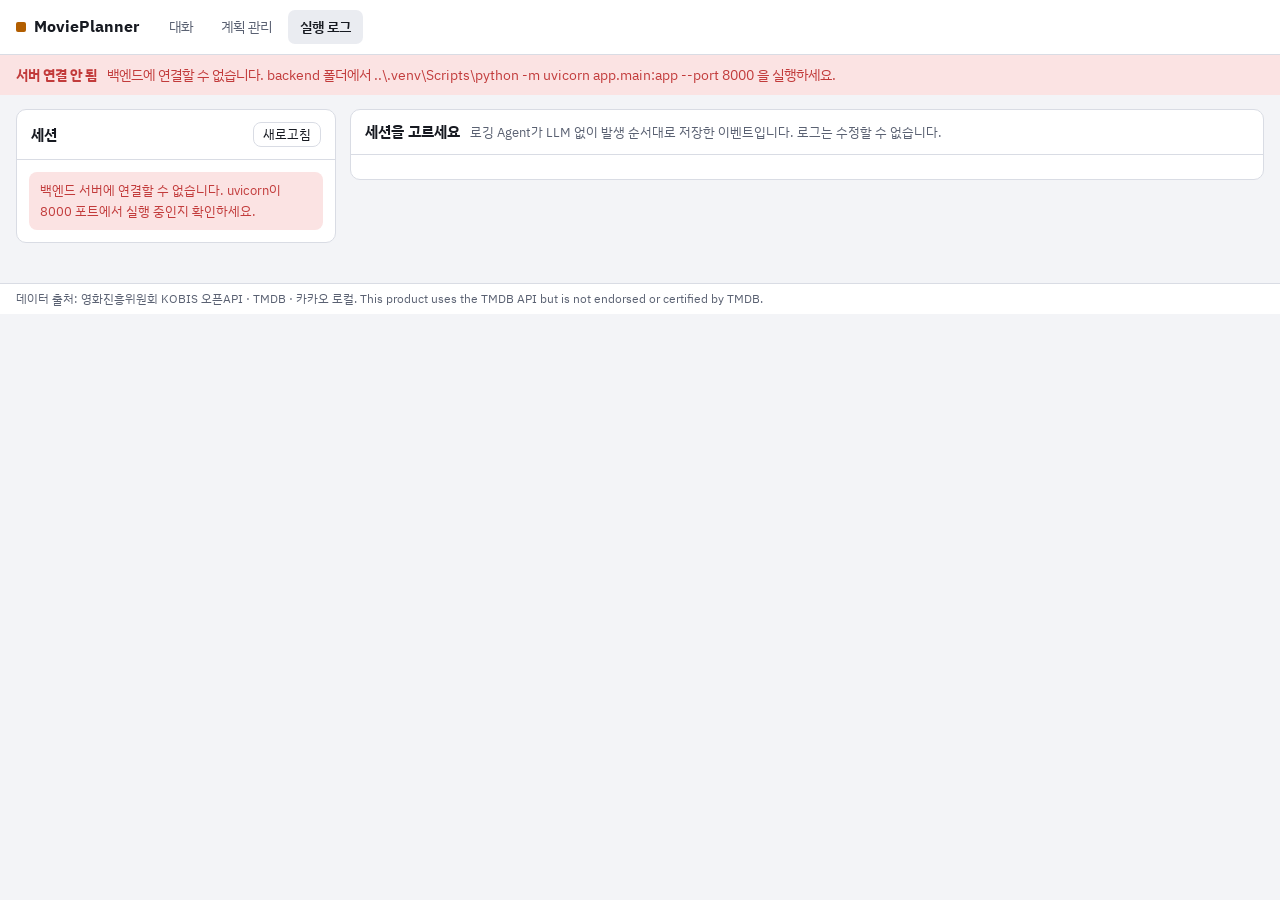
<file: frontend/logs.html>
<!doctype html>
<html lang="ko">
<head>
<meta charset="utf-8">
<meta name="viewport" content="width=device-width, initial-scale=1">
<title>MoviePlanner · 실행 로그</title>
<link rel="preconnect" href="https://fonts.googleapis.com">
<link rel="stylesheet" href="https://fonts.googleapis.com/css2?family=IBM+Plex+Sans+KR:wght@400;500;700&family=JetBrains+Mono:wght@400;600&display=swap">
<link rel="stylesheet" href="style.css">
<style>
/* 실행 로그: 세션 목록 · 선택한 세션의 타임라인 · 삭제. 수정은 없다 (F3014) */
.wrap{display:grid;grid-template-columns:320px minmax(0,1fr);gap:14px;padding:14px max(16px,env(safe-area-inset-left)) 40px;align-items:start}
.sessions{display:flex;flex-direction:column;max-height:calc(100vh - 120px);overflow-y:auto}
.sessions h2,.detail-h h2{font-size:15px}
.sessions .h{padding:12px 14px;border-bottom:1px solid var(--line);display:flex;justify-content:space-between;align-items:center;gap:8px}
.srow{display:flex;flex-direction:column;gap:2px;text-align:left;border:none;border-bottom:1px solid var(--line);background:none;padding:10px 14px}
.srow:hover{background:var(--sunk)}
.srow[aria-current="true"]{background:var(--accent-soft)}
.srow .first{font-size:13.5px;overflow:hidden;text-overflow:ellipsis;white-space:nowrap}
.srow .m{font-size:11.5px;color:var(--muted);font-family:var(--f-mono)}
.detail{padding:0}
.detail-h{display:flex;gap:10px;align-items:center;padding:12px 14px;border-bottom:1px solid var(--line);flex-wrap:wrap}
.detail-b{padding:12px 14px}
.raw{margin-top:12px}
.raw pre{font-family:var(--f-mono);font-size:11.5px;background:var(--sunk);border-radius:8px;padding:10px;overflow:auto;max-height:360px;white-space:pre-wrap;word-break:break-all}
@media (max-width:760px){.wrap{grid-template-columns:1fr}.sessions{max-height:none}}
</style>
</head>
<body>
<div class="wrap">
  <section class="panel sessions" aria-label="세션 목록">
    <div class="h"><h2>세션</h2><button class="btn small" type="button" id="reload">새로고침</button></div>
    <div id="sessions"><p class="empty"><span class="spinner"></span> 불러오는 중</p></div>
  </section>
  <section class="panel detail" aria-label="세션 상세">
    <div class="detail-h" id="detailH"><h2>세션을 고르세요</h2><span class="muted small">로깅 Agent가 LLM 없이 발생 순서대로 저장한 이벤트입니다. 로그는 수정할 수 없습니다.</span></div>
    <div class="detail-b" id="detail"></div>
  </section>
</div>

<script src="app.js"></script>
<script>
"use strict";
renderTop("logs.html");
const $ = id => document.getElementById(id);
let current = null, confirmDel = false;

async function loadSessions() {
  const r = await api("/api/logs");
  const box = $("sessions");
  if (!r.ok) { box.replaceChildren(el("div", { class: "alert bad", style: "margin:12px" }, friendlyError(r))); return; }
  if (!r.data.length) { box.replaceChildren(el("p", { class: "empty" }, "저장된 로그가 없습니다. 대화 화면에서 요청을 보내 보세요.")); return; }
  box.replaceChildren(...r.data.map(s => el("button", { type: "button", class: "srow", "aria-current": String(s.session_id === current),
      onclick: () => openSession(s.session_id) },
    el("span", { class: "first" }, s.first_message || "(첫 메시지 없음)"),
    el("span", { class: "m" }, `${s.started_at.replace("T", " ").slice(0, 19)} · ${s.event_count}건 · ${s.session_id}`))));
}

async function openSession(sid) {
  current = sid; confirmDel = false;
  loadSessions();
  $("detail").replaceChildren(el("p", { class: "empty" }, el("span", { class: "spinner" }), " 불러오는 중"));
  const r = await api(`/api/logs/${encodeURIComponent(sid)}`);
  if (!r.ok) { $("detail").replaceChildren(el("div", { class: "alert bad" }, friendlyError(r))); return; }
  const evs = r.data;
  const runs = new Set(evs.map(e => e.run_id)).size;
  renderHeader(sid, evs.length, runs);
  $("detail").replaceChildren(timelineLegend(), el("div", { style: "height:10px" }), renderTimeline(evs, { showRunHeader: true }),
    el("details", { class: "raw" }, el("summary", { class: "muted small" }, "저장된 원본 보기 (event_logs 행)"),
      el("pre", {}, evs.map(e => `${e.id}\t${e.run_id}\t${e.seq}\t${e.event}\t${JSON.stringify(e.payload)}`).join("\n"))));
}

function renderHeader(sid, n, runs) {
  const h = $("detailH");
  const del = confirmDel
    ? [el("span", { class: "small" }, "이 세션의 로그를 모두 지울까요?"),
       el("button", { class: "btn small danger", type: "button", onclick: doDelete }, "삭제"),
       el("button", { class: "btn small", type: "button", onclick: () => { confirmDel = false; renderHeader(sid, n, runs); } }, "취소")]
    : [el("button", { class: "btn small", type: "button", onclick: () => { confirmDel = true; renderHeader(sid, n, runs); } }, "세션 로그 삭제")];
  h.replaceChildren(el("h2", { class: "mono" }, sid), el("span", { class: "chip" }, `이벤트 ${n}건`), el("span", { class: "chip" }, `턴 ${runs}개`),
    el("span", { style: "flex:1" }), ...del);
}

async function doDelete() {
  const r = await api(`/api/logs/${encodeURIComponent(current)}`, { method: "DELETE" });
  if (!r.ok) { toast(friendlyError(r)); return; }
  toast("삭제했습니다.");
  current = null;
  $("detailH").replaceChildren(el("h2", {}, "세션을 고르세요"));
  $("detail").replaceChildren();
  loadSessions();
}

$("reload").addEventListener("click", loadSessions);
loadSessions();
</script>
</body>
</html>
</file>
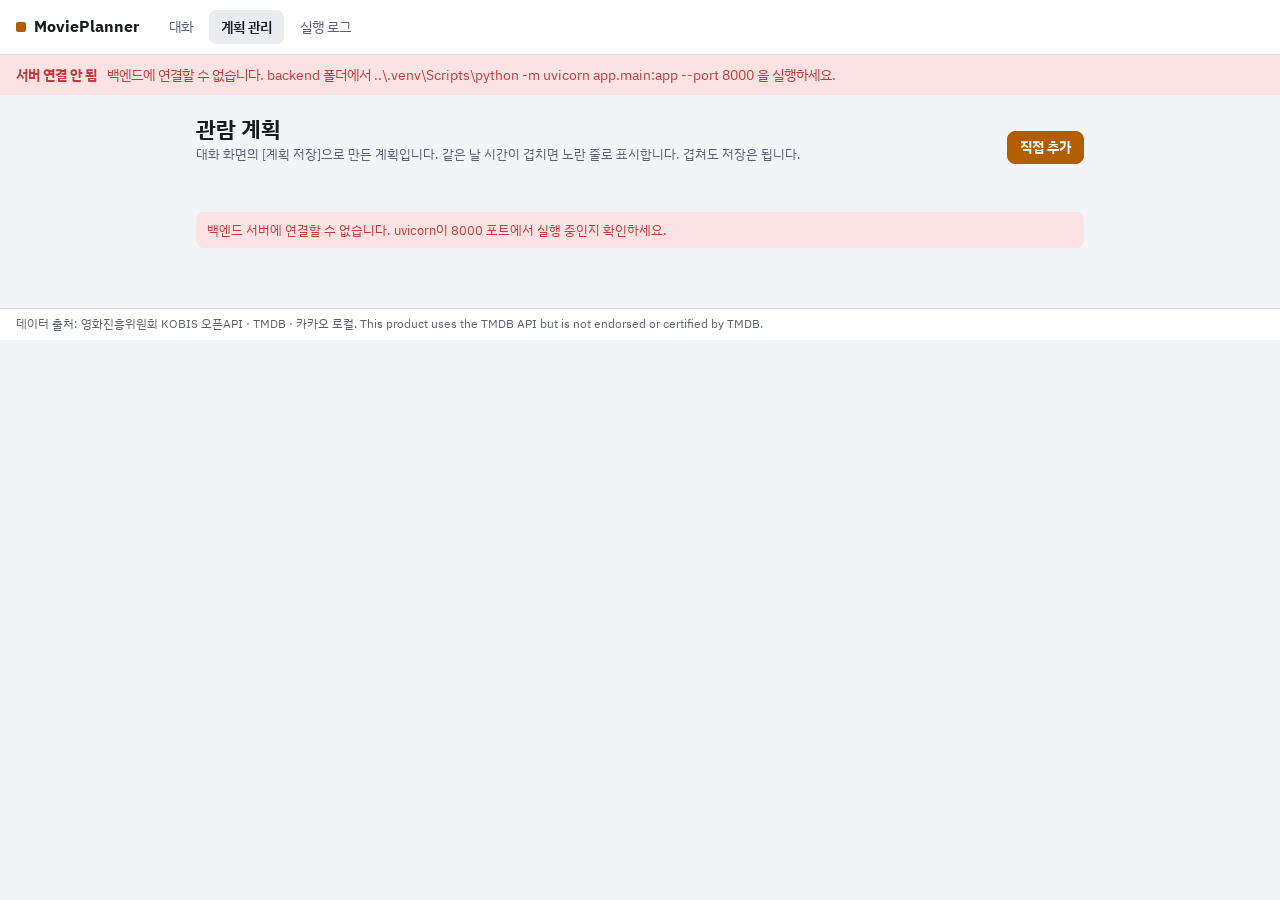
<file: frontend/plans.html>
<!doctype html>
<html lang="ko">
<head>
<meta charset="utf-8">
<meta name="viewport" content="width=device-width, initial-scale=1">
<title>MoviePlanner · 계획 관리</title>
<link rel="preconnect" href="https://fonts.googleapis.com">
<link rel="stylesheet" href="https://fonts.googleapis.com/css2?family=IBM+Plex+Sans+KR:wght@400;500;700&family=JetBrains+Mono:wght@400;600&display=swap">
<link rel="stylesheet" href="style.css">
<style>
/* 계획 관리: 날짜별 묶음 목록 · 인라인 수정 · 삭제 · 겹침 경고 (F3015, F3016, F3018) */
.wrap{max-width:920px;margin:0 auto;padding:20px max(16px,env(safe-area-inset-left)) 60px;display:flex;flex-direction:column;gap:16px}
.head{display:flex;justify-content:space-between;align-items:flex-end;gap:12px;flex-wrap:wrap}
.head h1{font-size:22px}
.day{display:flex;flex-direction:column;gap:6px}
.day h2{font-size:14px;color:var(--muted);font-weight:600;display:flex;gap:8px;align-items:center}
.plan{display:grid;grid-template-columns:118px minmax(0,1fr) auto;gap:12px;align-items:center;padding:10px 14px}
.plan.overlap{border-color:var(--warn);box-shadow:inset 3px 0 0 var(--warn)}
.plan .time{font-family:var(--f-mono);font-weight:600;font-size:15px}
.plan .nm{font-weight:700}
.plan .sub{font-size:12.5px;color:var(--muted)}
.plan .acts{display:flex;gap:6px;flex-wrap:wrap;justify-content:flex-end}
.edit{display:grid;grid-template-columns:repeat(auto-fill,minmax(150px,1fr));gap:8px;padding:12px 14px}
.edit label{display:flex;flex-direction:column;gap:3px;font-size:12px;color:var(--muted)}
.edit .wide{grid-column:1/-1}
.edit .acts{grid-column:1/-1;display:flex;gap:6px;justify-content:flex-end;flex-wrap:wrap;align-items:center}
@media (max-width:620px){.plan{grid-template-columns:1fr}.plan .acts{justify-content:flex-start}}
</style>
</head>
<body>
<div class="wrap">
  <div class="head">
    <div><h1>관람 계획</h1><p class="muted small">대화 화면의 [계획 저장]으로 만든 계획입니다. 같은 날 시간이 겹치면 노란 줄로 표시합니다. 겹쳐도 저장은 됩니다.</p></div>
    <button class="btn primary" type="button" id="addBtn">직접 추가</button>
  </div>
  <div id="msg" aria-live="polite"></div>
  <div id="addBox"></div>
  <div id="list"><p class="empty"><span class="spinner"></span> 불러오는 중</p></div>
</div>

<script src="app.js"></script>
<script>
"use strict";
renderTop("plans.html");
const $ = id => document.getElementById(id);
let plans = [];
let editing = null;        // 수정 중인 계획 id
let confirmDel = null;     // 삭제 확인 중인 계획 id (confirm()은 쓰지 않는다)

/** 같은 날 start < 다른.end && 다른.start < end → 겹침. 서버(plans.py)와 같은 규칙을 목록 표시용으로 한 번 더 적용 */
function overlapIds(list) {
  const ids = new Set();
  for (const a of list) for (const b of list)
    if (a.id !== b.id && a.watch_date === b.watch_date && a.start_time < b.end_time && b.start_time < a.end_time) ids.add(a.id);
  return ids;
}

async function load() {
  const r = await api("/api/plans");
  if (!r.ok) { $("list").replaceChildren(el("div", { class: "alert bad" }, friendlyError(r))); return; }
  plans = r.data; render();
}

function render() {
  const list = $("list");
  if (!plans.length) { list.replaceChildren(el("div", { class: "panel empty" }, "저장한 계획이 없습니다. 대화 화면에서 추천 영화의 [계획 저장]을 눌러 보세요.")); return; }
  const ov = overlapIds(plans);
  const byDay = {};
  plans.forEach(p => (byDay[p.watch_date] ||= []).push(p));
  list.replaceChildren(...Object.entries(byDay).map(([day, ps]) => el("section", { class: "day" },
    el("h2", {}, fmtDate(day), el("span", { class: "chip" }, `${ps.length}건`),
      ps.some(p => ov.has(p.id)) ? el("span", { class: "chip warn" }, "시간 겹침 있음") : null),
    ps.map(p => editing === p.id ? editRow(p) : viewRow(p, ov.has(p.id))))));
}

function viewRow(p, isOv) {
  const acts = confirmDel === p.id
    ? [el("span", { class: "small" }, "삭제할까요?"),
       el("button", { class: "btn small danger", type: "button", onclick: () => del(p.id) }, "삭제"),
       el("button", { class: "btn small", type: "button", onclick: () => { confirmDel = null; render(); } }, "취소")]
    : [el("button", { class: "btn small", type: "button", onclick: () => { editing = p.id; confirmDel = null; $("msg").replaceChildren(); render(); } }, "수정"),
       el("button", { class: "btn small", type: "button", onclick: () => { confirmDel = p.id; render(); } }, "삭제")];
  return el("div", { class: `panel plan${isOv ? " overlap" : ""}` },
    el("div", { class: "time" }, `${p.start_time}~${p.end_time}`),
    el("div", {}, el("div", { class: "nm" }, p.movie_nm),
      el("div", { class: "sub" }, [p.theater, p.memo].filter(Boolean).join(" · ") || "영화관·메모 없음",
        isOv ? el("span", { class: "chip warn", style: "margin-left:6px" }, "겹침") : null)),
    el("div", { class: "acts" }, acts));
}

function formFields(p = {}) {
  const f = {
    movie_nm: el("input", { class: "input", value: p.movie_nm || "", maxlength: 200, required: true }),
    watch_date: el("input", { class: "input", type: "date", value: p.watch_date || todayISO() }),
    start_time: el("input", { class: "input", type: "time", value: p.start_time || "" }),
    end_time: el("input", { class: "input", type: "time", value: p.end_time || "" }),
    theater: el("input", { class: "input", value: p.theater || "", maxlength: 200 }),
    memo: el("input", { class: "input", value: p.memo || "", maxlength: 500 }),
  };
  const read = () => ({ movie_nm: f.movie_nm.value.trim(), watch_date: f.watch_date.value, start_time: f.start_time.value,
                        end_time: f.end_time.value, theater: f.theater.value.trim() || null, memo: f.memo.value.trim() || null });
  const fields = [["영화", "movie_nm", "wide"], ["날짜", "watch_date"], ["시작", "start_time"], ["끝", "end_time"], ["영화관", "theater"], ["메모", "memo"]]
    .map(([lb, k, cls]) => el("label", { class: cls }, lb, f[k]));
  return { fields, read };
}

function editRow(p) {
  const { fields, read } = formFields(p);
  const note = el("span", { class: "small" });
  const save = el("button", { class: "btn small primary", type: "button" }, "저장");
  save.addEventListener("click", async () => {
    save.disabled = true;
    const r = await api(`/api/plans/${p.id}`, { method: "PUT", body: read() });
    save.disabled = false;
    if (!r.ok) { note.textContent = friendlyError(r); note.style.color = "var(--bad)"; return; }
    editing = null;
    showSaved("수정했습니다.", r.data.overlaps);
    await load();            // 화면에 바로 반영 (F3016)
  });
  return el("div", { class: "panel edit" }, fields,
    el("div", { class: "acts" }, note, el("button", { class: "btn small", type: "button", onclick: () => { editing = null; render(); } }, "취소"), save));
}

async function del(id) {
  $("msg").replaceChildren();   // 이전 수정·추가 결과 안내(겹침 등)는 삭제 후에는 사실이 아닐 수 있다
  const r = await api(`/api/plans/${id}`, { method: "DELETE" });
  confirmDel = null;
  if (!r.ok) { $("msg").replaceChildren(el("div", { class: "alert bad" }, friendlyError(r))); }
  else toast("삭제했습니다.");
  await load();
}

function showSaved(text, overlaps) {
  $("msg").replaceChildren(el("div", { class: overlaps.length ? "alert warn" : "alert ok" }, text,
    overlaps.length ? el("span", {}, `같은 날 시간이 겹치는 계획: ${overlaps.map(o => `${o.movie_nm} ${o.start_time}~${o.end_time}`).join(", ")}`) : null));
}

$("addBtn").addEventListener("click", () => {
  const box = $("addBox");
  if (box.childElementCount) { box.replaceChildren(); return; }
  const { fields, read } = formFields();
  const note = el("span", { class: "small" });
  const save = el("button", { class: "btn small primary", type: "button" }, "추가");
  save.addEventListener("click", async () => {
    save.disabled = true;
    const r = await api("/api/plans", { method: "POST", body: read() });
    save.disabled = false;
    if (!r.ok) { note.textContent = friendlyError(r); note.style.color = "var(--bad)"; return; }
    box.replaceChildren();
    showSaved("추가했습니다.", r.data.overlaps);
    await load();
  });
  box.append(el("div", { class: "panel edit" }, fields,
    el("div", { class: "acts" }, note, el("button", { class: "btn small", type: "button", onclick: () => box.replaceChildren() }, "취소"), save)));
});

load();
</script>
</body>
</html>
</file>
<file: frontend/style.css>
/* 공통 스타일 (M9). 색은 설계지도와 같은 약속: LLM = 보라, 코드 = 청록, 재계획·실패 = 빨강, 강조 = 주황 */
:root{
  --bg:#f3f4f7; --surface:#fff; --sunk:#eaecf1; --fg:#171a21; --muted:#5a6172; --line:#d9dce4; --line-strong:#a9afbd;
  --accent:#b25e00; --accent-soft:#fbecd9;
  --llm:#6a4bd6; --llm-soft:#ece7fc; --code:#0d7f73; --code-soft:#dcf2ef;
  --ok:#1c8a4a; --ok-soft:#dcf3e5; --bad:#c23b3b; --bad-soft:#fbe3e3; --warn:#8a6100; --warn-soft:#fdf1cf;
  --f-body:"IBM Plex Sans KR","Apple SD Gothic Neo","Malgun Gothic",system-ui,sans-serif;
  --f-mono:"JetBrains Mono",ui-monospace,Consolas,monospace;
}
@media (prefers-color-scheme: dark){:root{
  --bg:#0f1116; --surface:#171a22; --sunk:#1f232d; --fg:#e7e9ef; --muted:#9aa1b1; --line:#2b303c; --line-strong:#4a5162;
  --accent:#f2b44b; --accent-soft:#3a2c14; --llm:#a68dff; --llm-soft:#2a2346; --code:#41c4b2; --code-soft:#14322e;
  --ok:#55cf86; --ok-soft:#163323; --bad:#f07070; --bad-soft:#3b1b1b; --warn:#f2c24b; --warn-soft:#3a3014; color-scheme:dark;
}}
*{box-sizing:border-box}
html,body{margin:0;height:100%}
body{background:var(--bg);color:var(--fg);font-family:var(--f-body);font-size:15px;line-height:1.6}
button,input,select,textarea{font:inherit;color:inherit}
button{cursor:pointer}
:focus-visible{outline:2px solid var(--accent);outline-offset:2px}
code,.mono{font-family:var(--f-mono);font-size:.88em}
h1,h2,h3{margin:0;line-height:1.3}
p{margin:0}
[hidden]{display:none!important}

/* 상단 */
.top{display:flex;align-items:center;gap:18px;flex-wrap:wrap;padding:10px max(16px,env(safe-area-inset-left));background:var(--surface);border-bottom:1px solid var(--line)}
.brand{font-weight:700;font-size:16px;display:flex;align-items:center;gap:8px}
.brand i{width:10px;height:10px;border-radius:2px;background:var(--accent);display:inline-block}
.nav{display:flex;gap:4px}
.nav a{color:var(--muted);text-decoration:none;padding:6px 12px;border-radius:7px;font-size:14px}
.nav a[aria-current="page"]{background:var(--sunk);color:var(--fg);font-weight:600}
.top .grow{flex:1}
.sid{font-family:var(--f-mono);font-size:12px;color:var(--muted)}

/* 배너 (키 누락, 서버 연결) */
.banners{display:flex;flex-direction:column;gap:0}
.banner{padding:9px max(16px,env(safe-area-inset-left));font-size:13.5px;display:flex;gap:10px;align-items:baseline;flex-wrap:wrap}
.banner b{font-weight:700}
.banner.warn{background:var(--warn-soft);color:var(--warn)}
.banner.bad{background:var(--bad-soft);color:var(--bad)}
.banner.info{background:var(--sunk);color:var(--muted)}

.credits{font-size:11.5px;color:var(--muted);padding:6px max(16px,env(safe-area-inset-left)) calc(6px + env(safe-area-inset-bottom));border-top:1px solid var(--line);background:var(--surface)}

/* 공용 부품 */
.panel{background:var(--surface);border:1px solid var(--line);border-radius:10px;min-width:0}
.chip{display:inline-flex;align-items:center;gap:5px;border-radius:999px;padding:2px 9px;font-size:12px;white-space:nowrap;background:var(--sunk);color:var(--muted)}
.chip.llm{background:var(--llm-soft);color:var(--llm)} .chip.code{background:var(--code-soft);color:var(--code)}
.chip.ok{background:var(--ok-soft);color:var(--ok)} .chip.bad{background:var(--bad-soft);color:var(--bad)}
.chip.acc{background:var(--accent-soft);color:var(--accent)} .chip.warn{background:var(--warn-soft);color:var(--warn)}
.btn{border:1px solid var(--line);background:var(--surface);border-radius:8px;padding:6px 12px;font-size:13.5px;line-height:1.4}
.btn:hover{border-color:var(--line-strong)}
.btn.primary{background:var(--accent);border-color:var(--accent);color:var(--bg);font-weight:700}
.btn.danger{color:var(--bad);border-color:var(--bad)}
.btn.small{padding:3px 9px;font-size:12.5px}
.btn:disabled{opacity:.45;cursor:not-allowed}
.input{border:1px solid var(--line);background:var(--surface);border-radius:8px;padding:6px 10px;font-size:14px;min-width:0}
.input:focus{border-color:var(--accent);outline:none}
.muted{color:var(--muted)}
.small{font-size:12.5px}
.empty{color:var(--muted);font-size:13.5px;padding:18px;text-align:center}
.spinner{width:16px;height:16px;border:2px solid var(--line);border-top-color:var(--accent);border-radius:50%;animation:spin .8s linear infinite;display:inline-block;vertical-align:middle}
@keyframes spin{to{transform:rotate(360deg)}}
.toast{position:fixed;left:50%;bottom:calc(20px + env(safe-area-inset-bottom));transform:translateX(-50%);background:var(--fg);color:var(--bg);padding:9px 16px;border-radius:8px;font-size:14px;z-index:20;max-width:calc(100% - 32px)}
.alert{border-radius:8px;padding:8px 11px;font-size:13px;display:flex;flex-direction:column;gap:3px}
.alert.warn{background:var(--warn-soft);color:var(--warn)} .alert.bad{background:var(--bad-soft);color:var(--bad)} .alert.ok{background:var(--ok-soft);color:var(--ok)}

/* ── 실행 과정 타임라인 (대화 화면 오른쪽, 로그 화면 공용) ── */
.tl{display:flex;flex-direction:column;gap:8px}
.tl-turn{font-size:12px;color:var(--muted);font-family:var(--f-mono);display:flex;gap:8px;align-items:center;padding-top:4px}
.tl-turn::after{content:"";flex:1;border-top:1px dashed var(--line)}
.step{border:1px solid var(--line);border-left:4px solid var(--code);border-radius:8px;background:var(--surface);overflow:hidden}
.step.llm{border-left-color:var(--llm)}
.step.replan{border-color:var(--bad);border-left-color:var(--bad)}
.step-h{display:flex;align-items:center;gap:8px;padding:7px 10px;flex-wrap:wrap}
.step-h b{font-family:var(--f-mono);font-size:13.5px}
.step-h .ms{margin-left:auto;font-family:var(--f-mono);font-size:11.5px;color:var(--muted)}
.step.replan .step-h{background:var(--bad-soft)}
.ev{display:grid;grid-template-columns:96px minmax(0,1fr);gap:8px;padding:5px 10px;border-top:1px solid var(--line);font-size:12.5px;align-items:baseline}
.ev .k{font-family:var(--f-mono);font-size:11.5px;color:var(--muted)}
.ev .v{word-break:break-word}
.ev.fail{background:var(--bad-soft)}
.ev.fail .k{color:var(--bad)}
.ev.cache .k{color:var(--muted)}
.ev.decision .k{color:var(--llm)}
.ev.replan{background:var(--bad-soft)} .ev.replan .k{color:var(--bad);font-weight:700}
.ev .args{font-family:var(--f-mono);font-size:11.5px;color:var(--muted)}
.tl-session{font-size:12px;color:var(--muted);display:flex;gap:8px;align-items:center;flex-wrap:wrap;padding:2px 2px}
.tl-legend{display:flex;gap:6px;flex-wrap:wrap}

@media (prefers-reduced-motion:reduce){*{animation:none!important;transition:none!important}}
</file>
